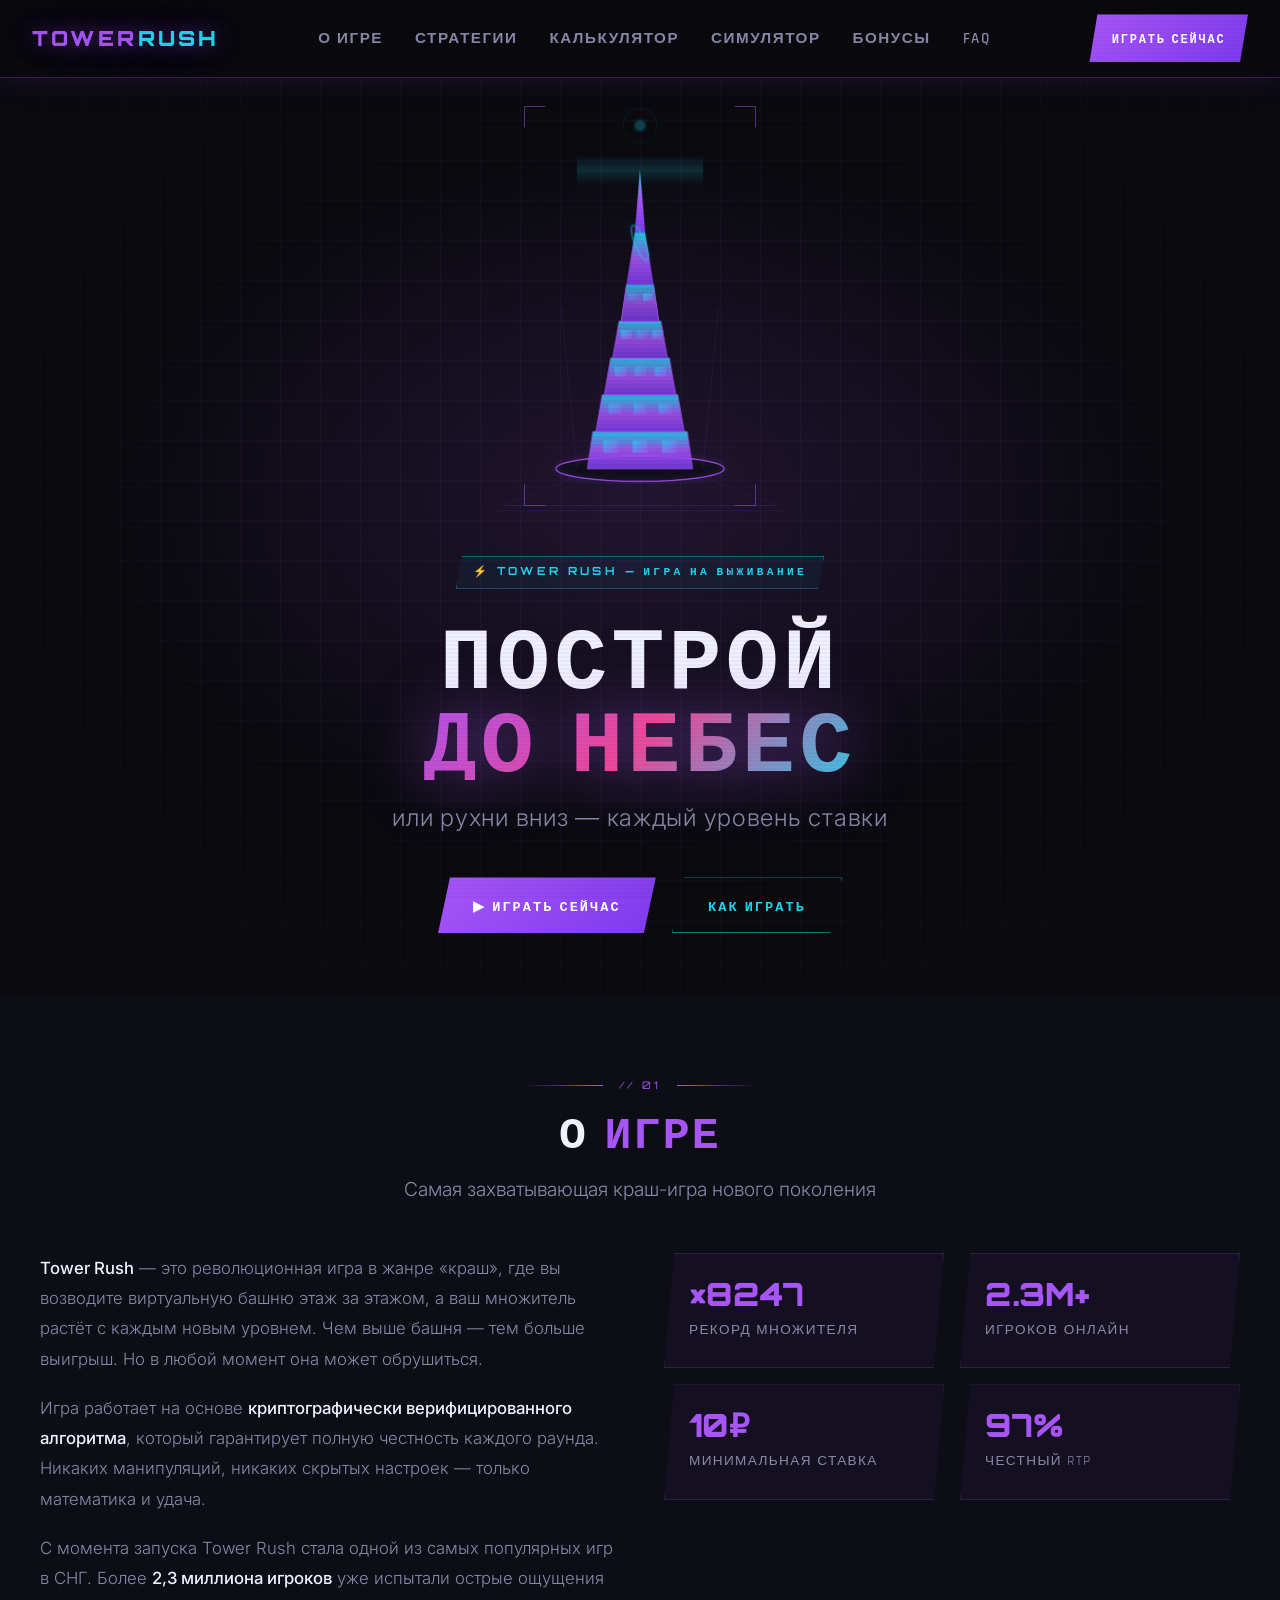
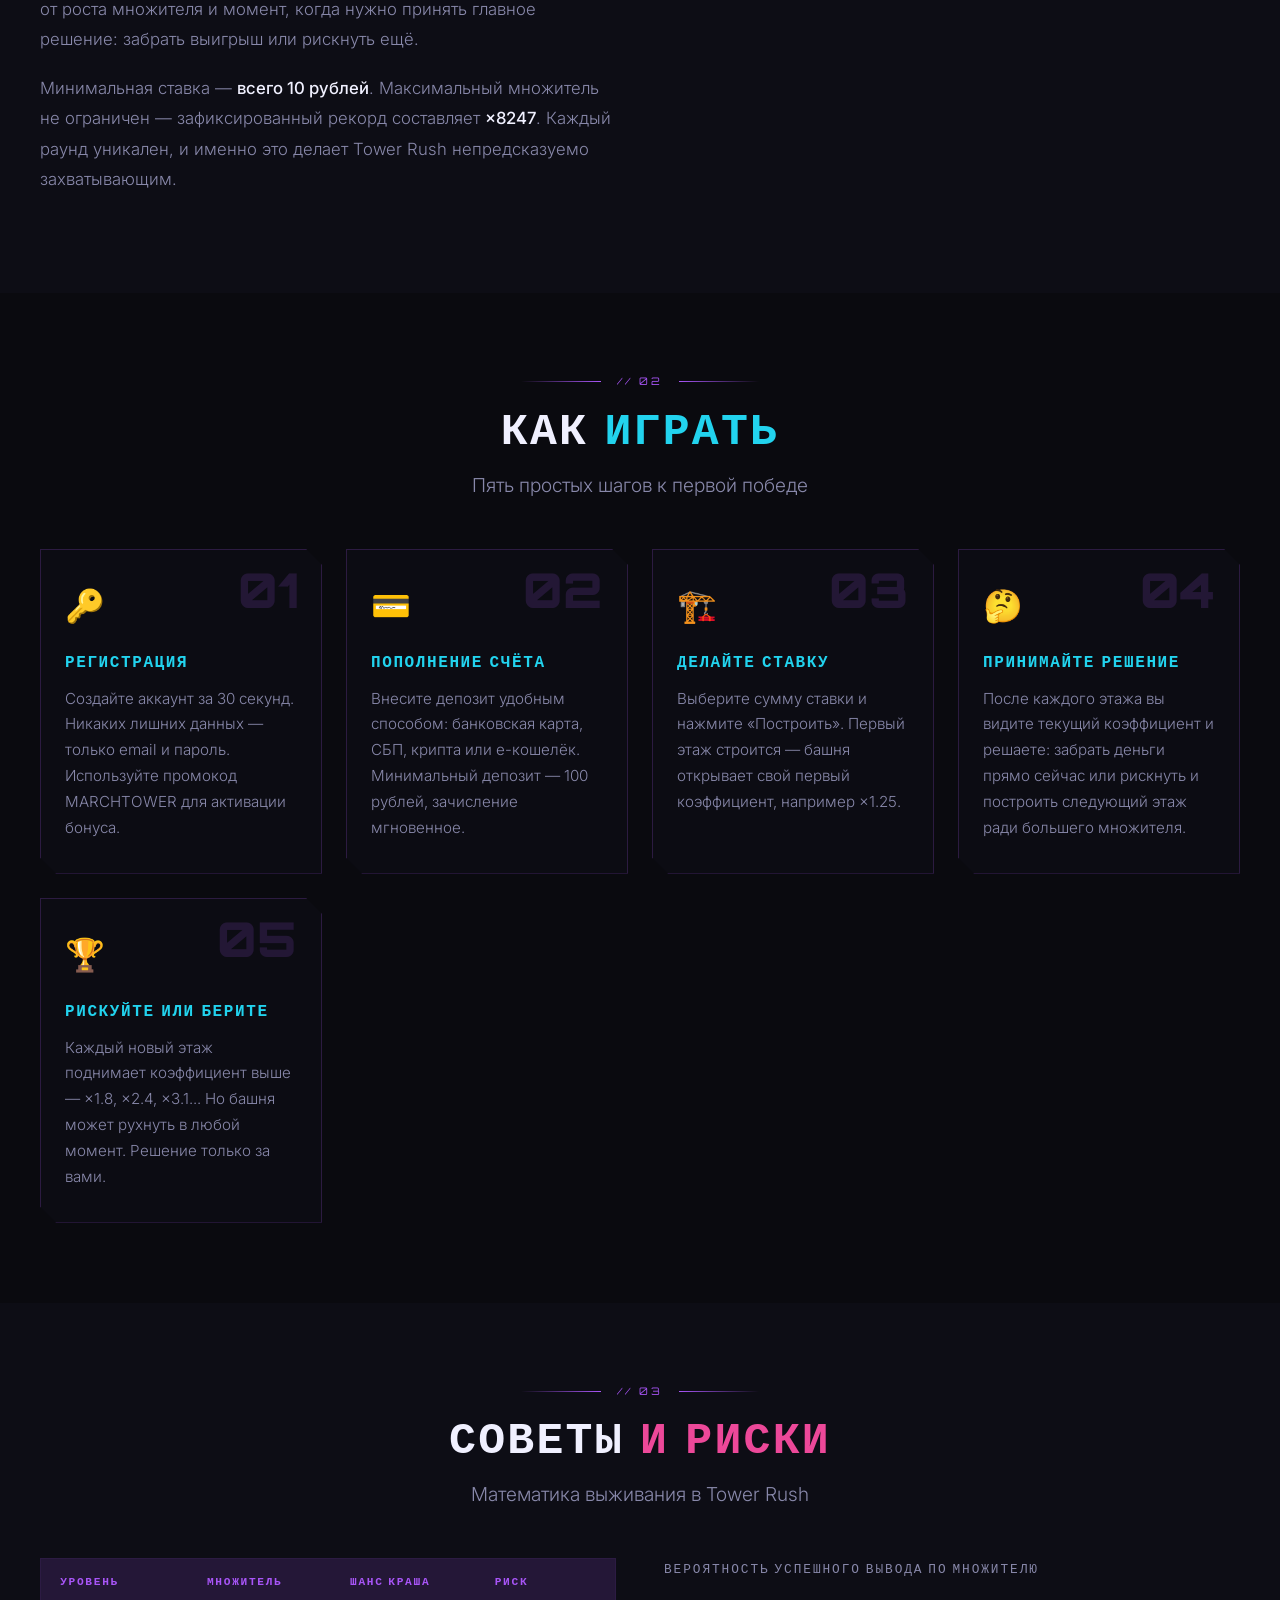
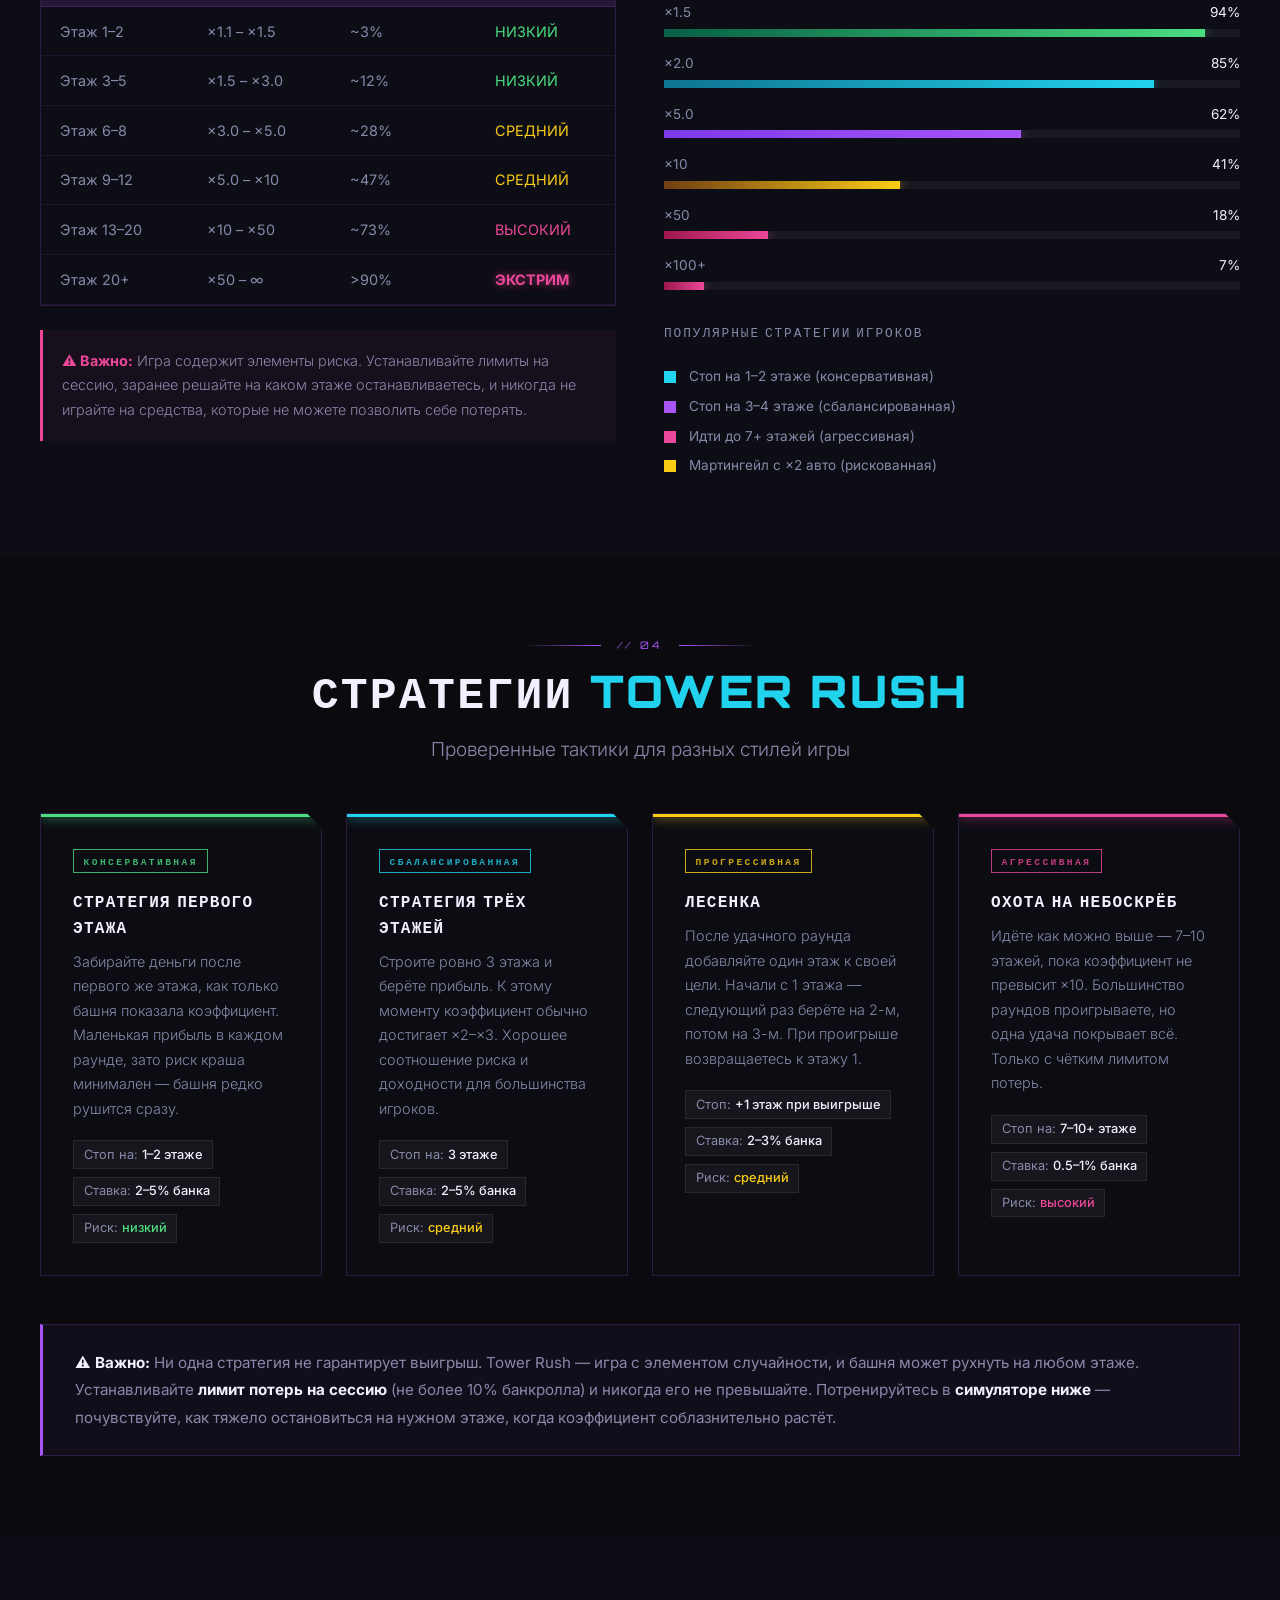
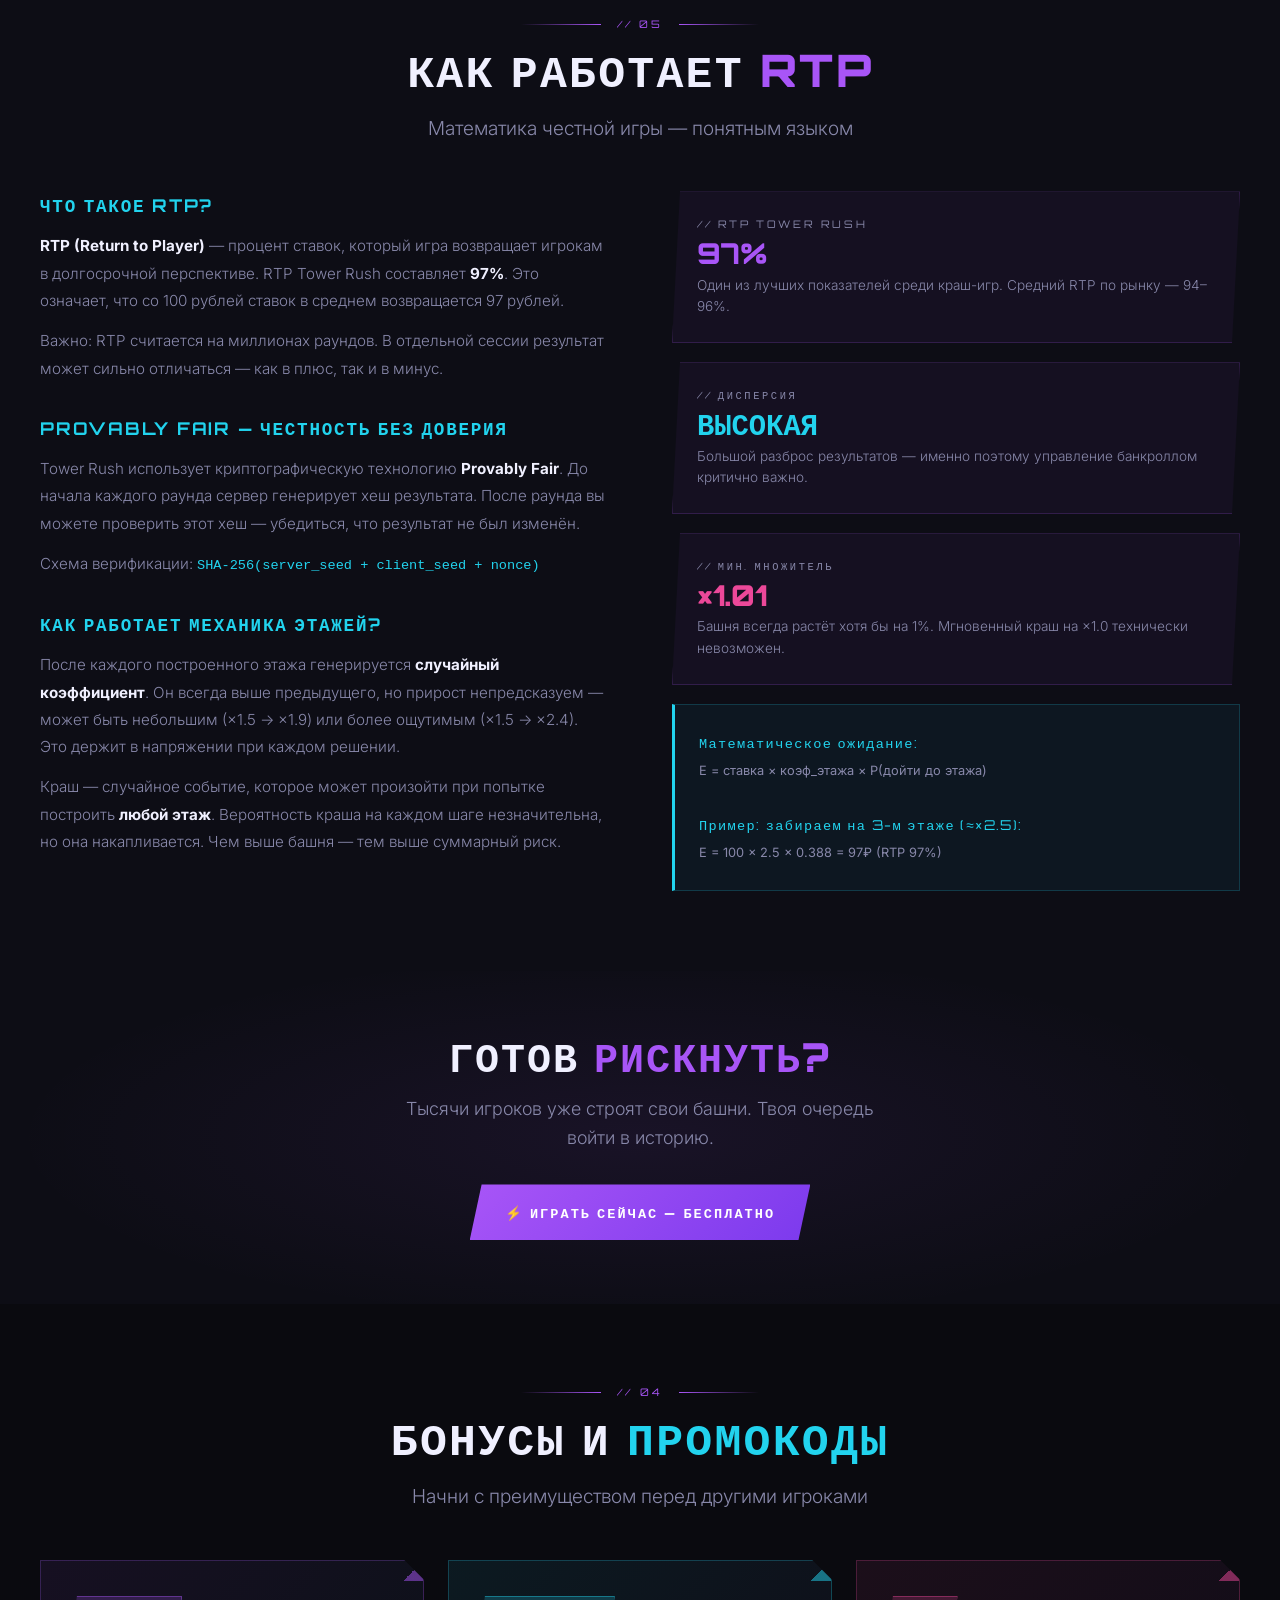
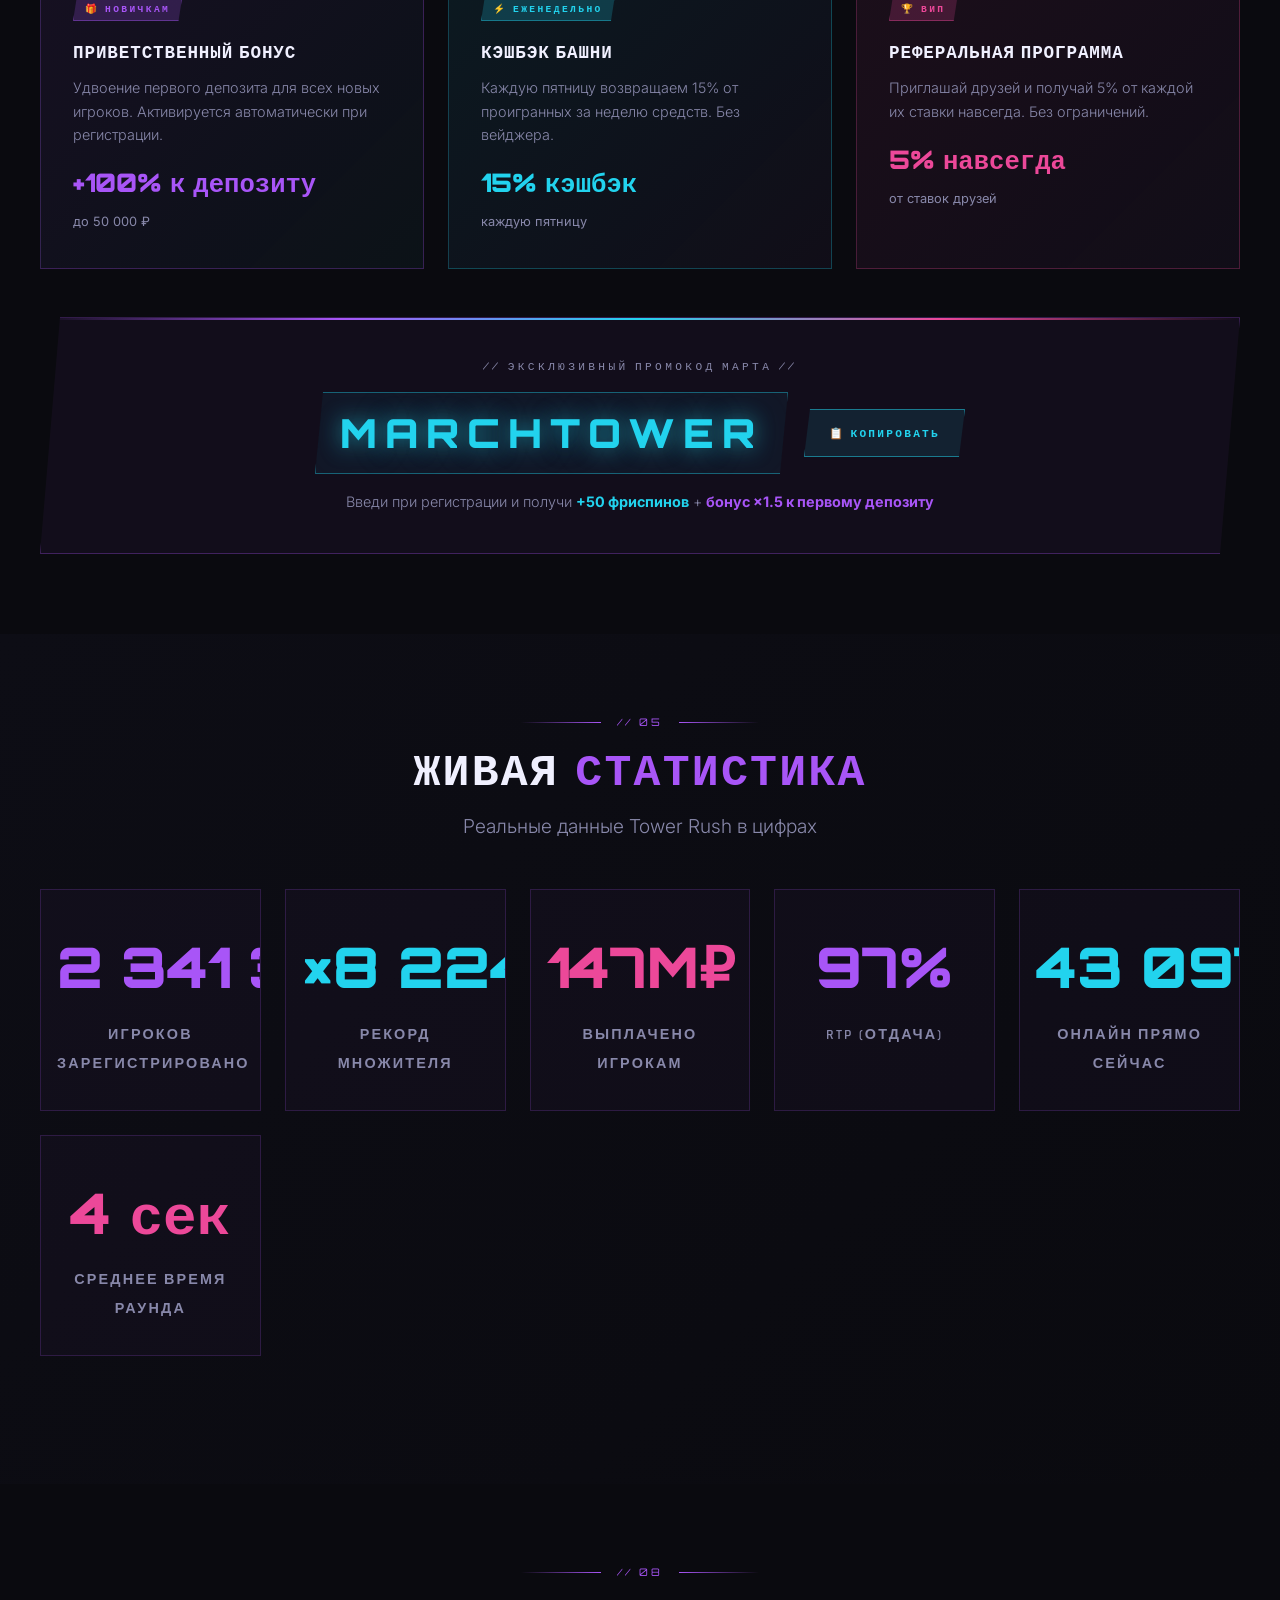
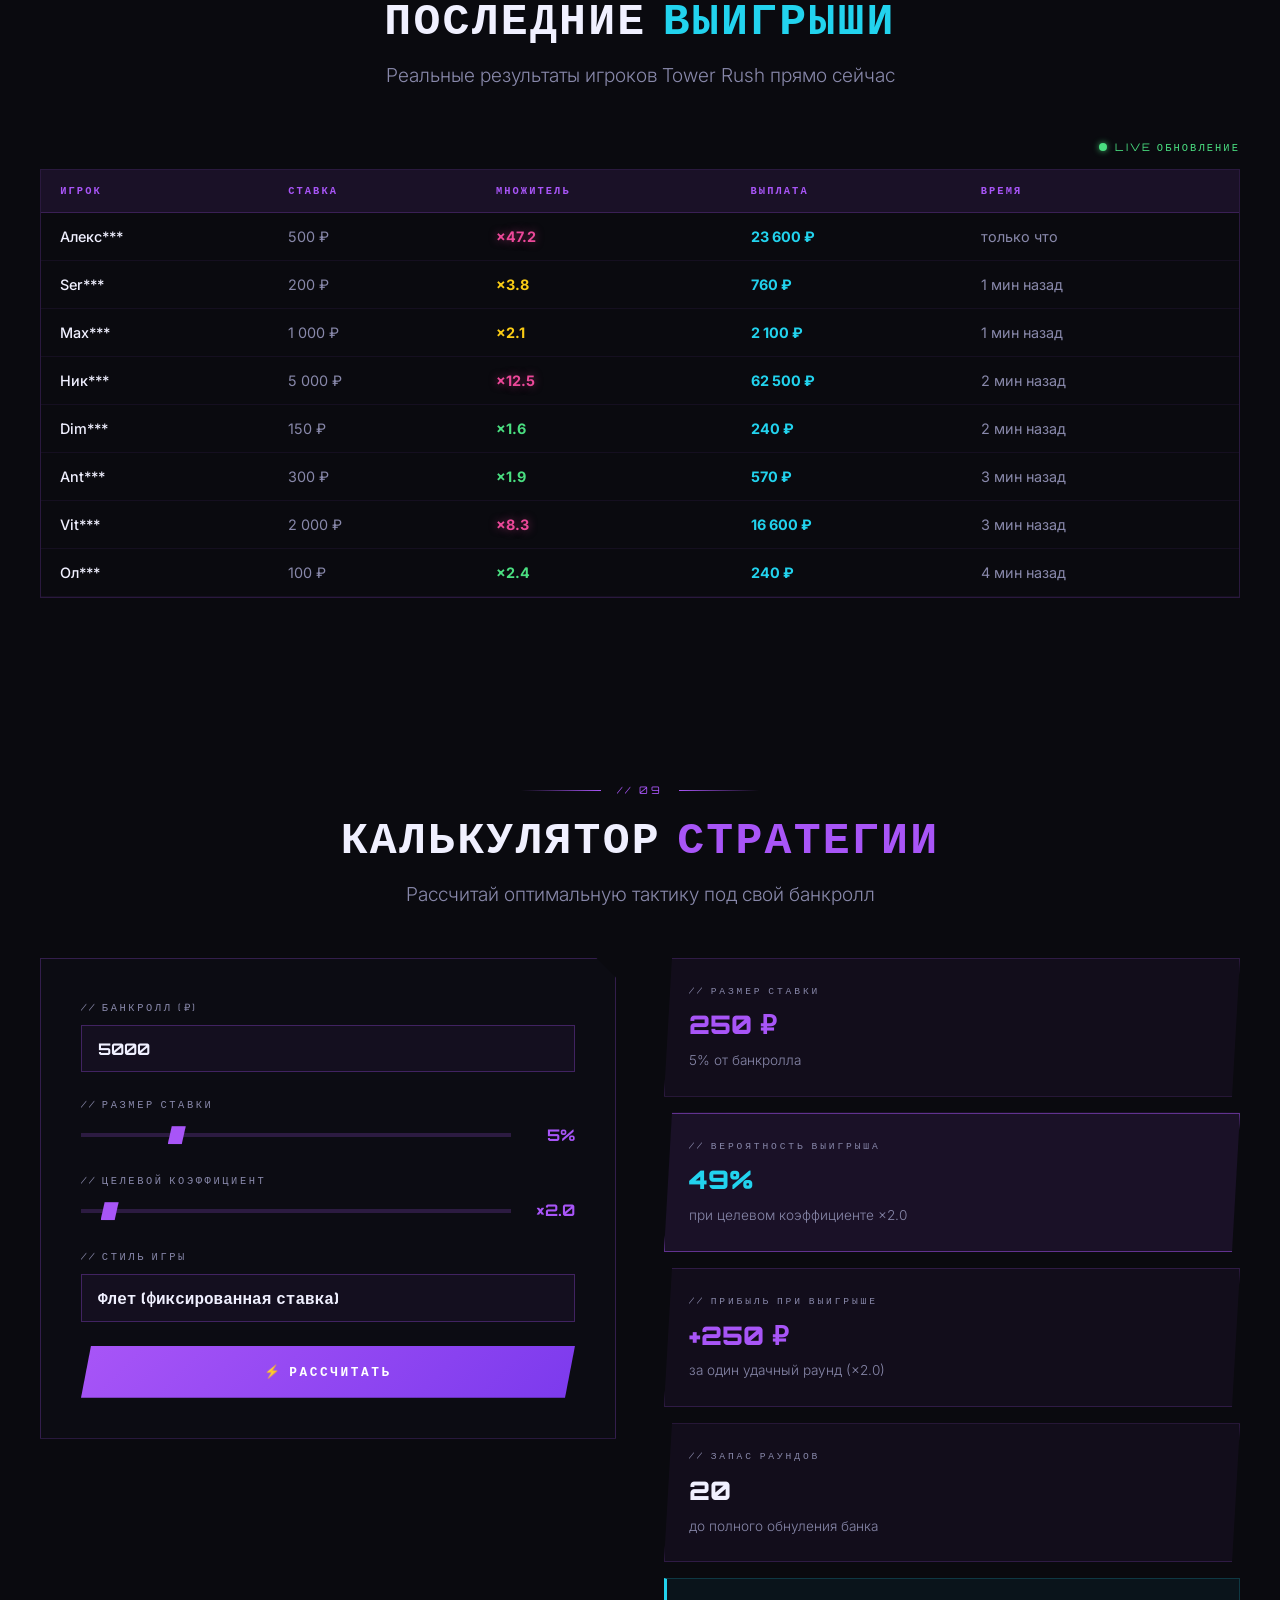
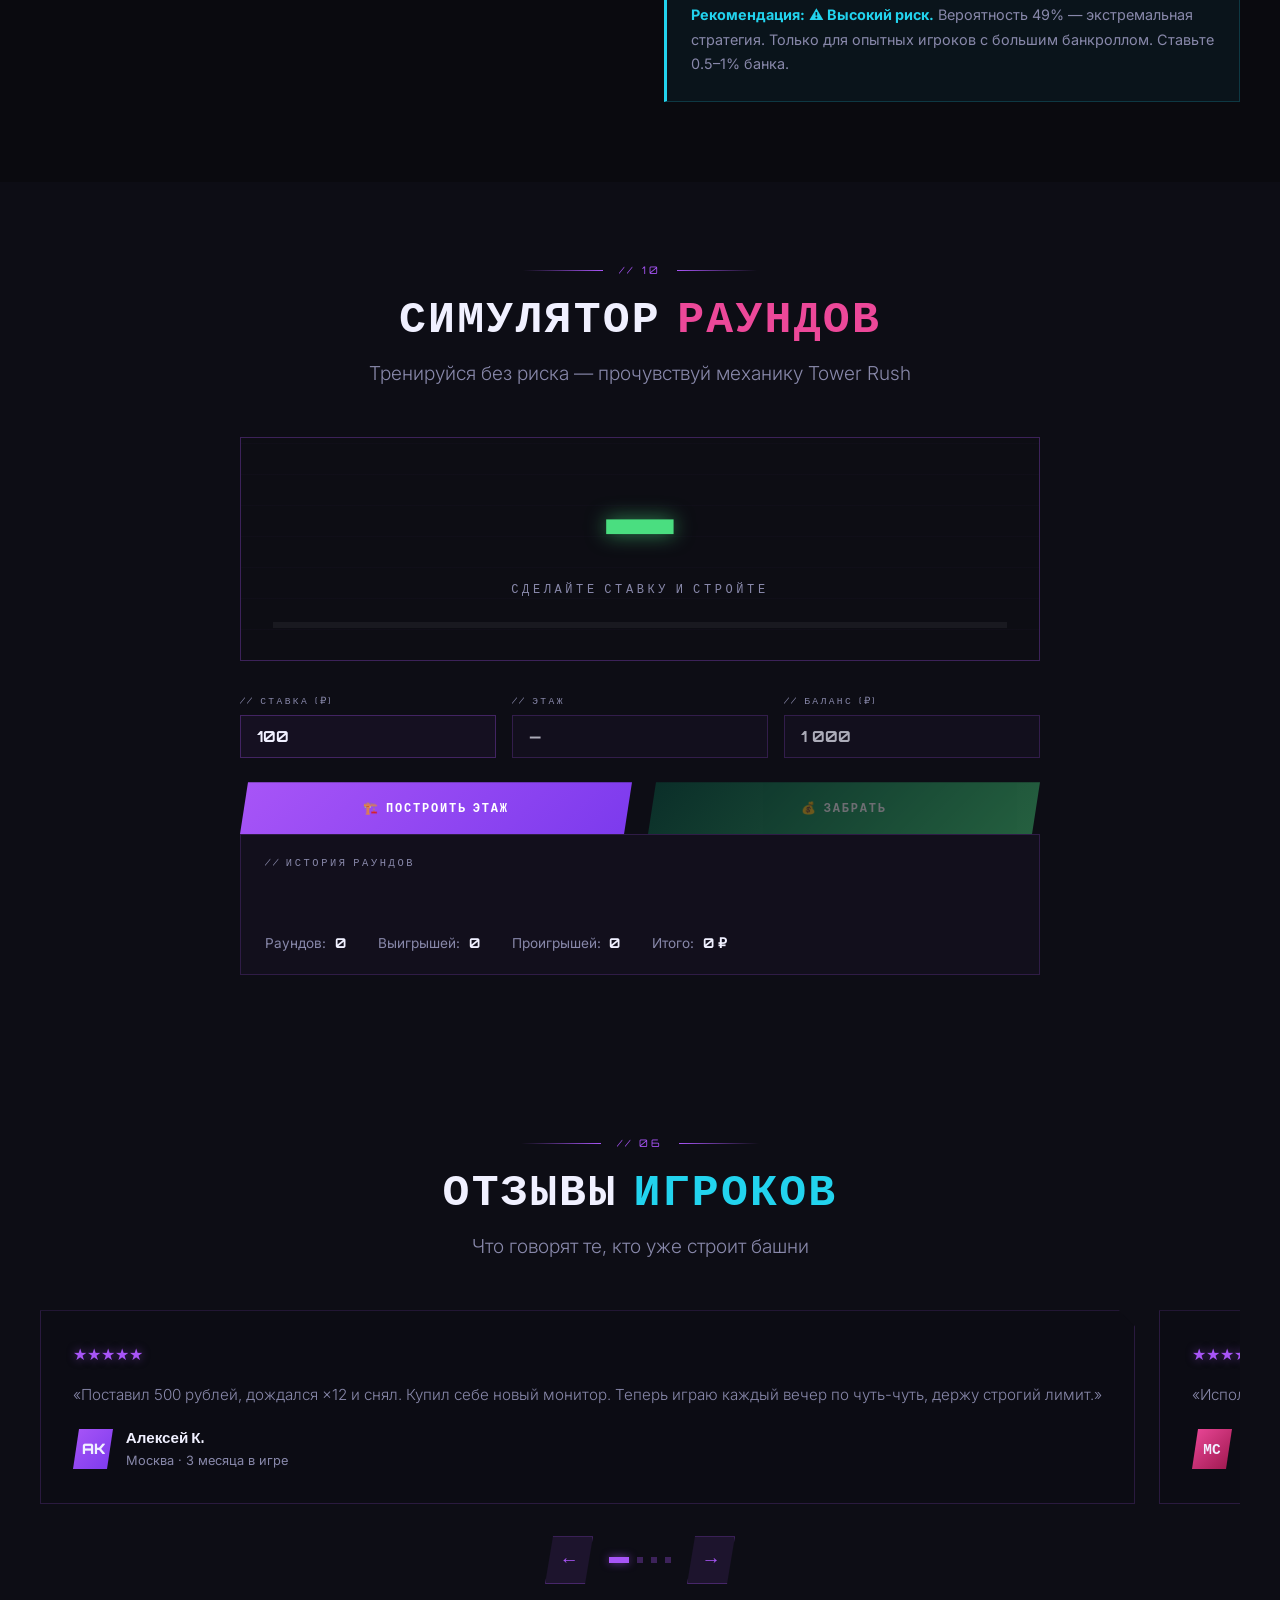
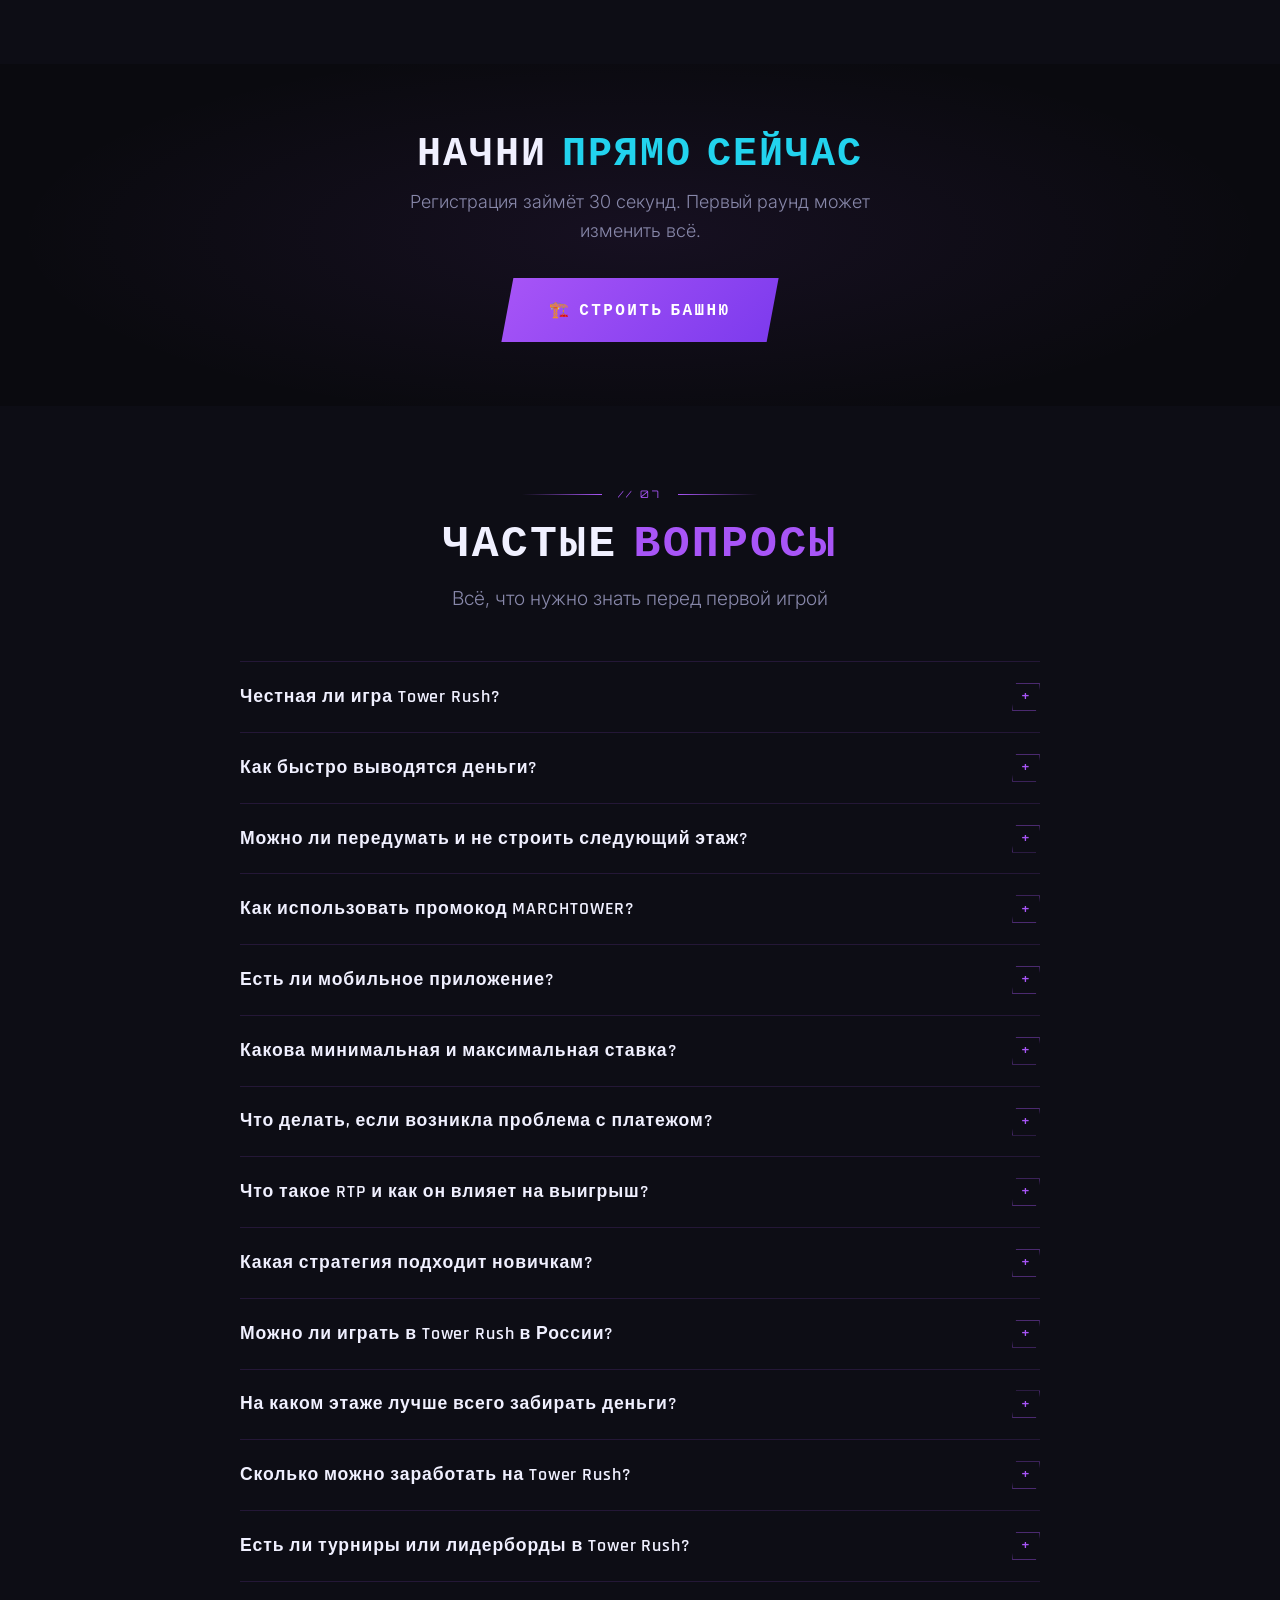
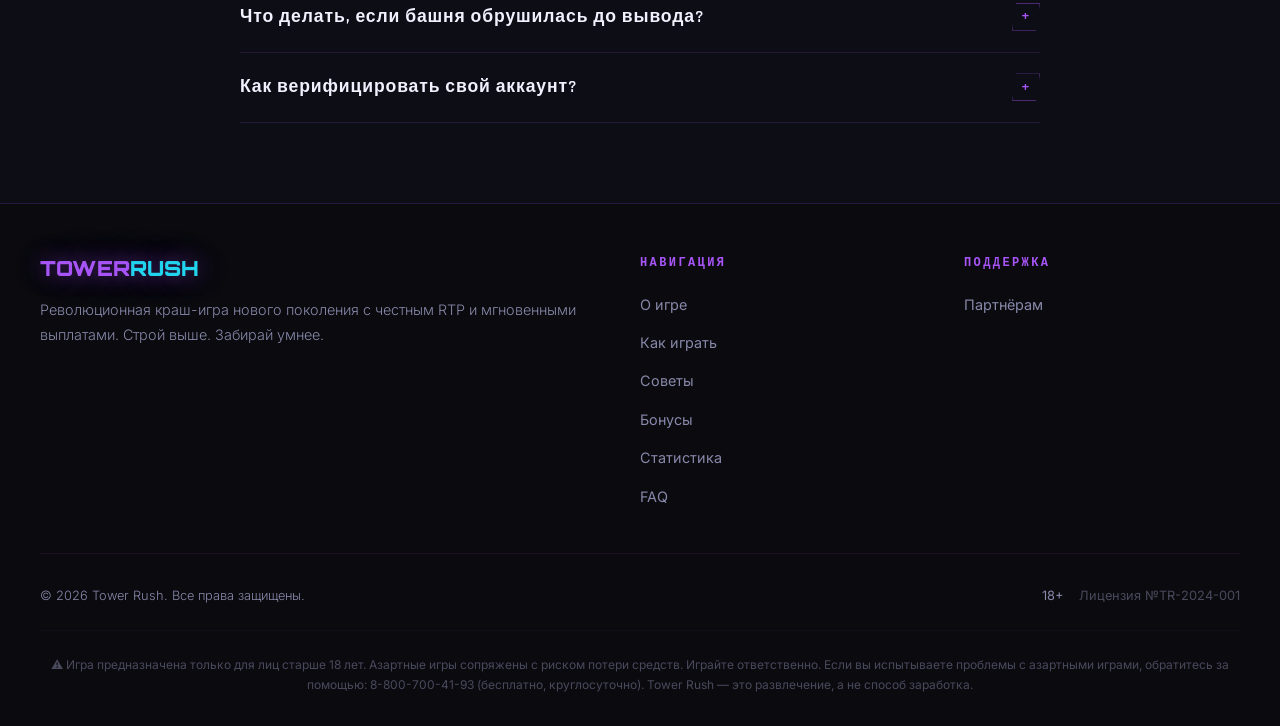
<file: index.html>
<!DOCTYPE html>
<html lang="ru">
<head>
<meta charset="UTF-8">
<meta name="viewport" content="width=device-width, initial-scale=1.0">
<title>Tower Rush Game — играть онлайн, Demo и стратегия Tower Rush</title>
<meta name="description" content="Tower Rush — краш-игра с честным RTP, мгновенными выплатами и стратегиями. Регистрация за 30 секунд, бонус новичкам +50 фриспинов. Играй онлайн на любом устройстве.">
<meta name="keywords" content="Tower Rush, краш игра, играть онлайн, tower rush стратегия, tower rush бонус, краш игра онлайн">
<link rel="canonical" href="https://towercrash.vercel.app/">

<!-- Open Graph -->
<meta property="og:type" content="website">
<meta property="og:url" content="https://towercrash.vercel.app/">
<meta property="og:title" content="Tower Rush Game — играть онлайн, Demo и стратегия Tower Rush">
<meta property="og:description" content="Tower Rush — краш-игра с честным RTP, мгновенными выплатами и стратегиями. Регистрация за 30 секунд, бонус новичкам +50 фриспинов.">
<meta property="og:image" content="https://towercrash.vercel.app/favicon.png">
<meta property="og:locale" content="ru_RU">
<meta property="og:site_name" content="Tower Rush">

<!-- Twitter Card -->
<meta name="twitter:card" content="summary_large_image">
<meta name="twitter:title" content="Tower Rush Game — играть онлайн, Demo и стратегия Tower Rush">
<meta name="twitter:description" content="Tower Rush — краш-игра с честным RTP, мгновенными выплатами и стратегиями. Регистрация за 30 секунд, бонус новичкам +50 фриспинов.">
<meta name="twitter:image" content="https://towercrash.vercel.app/favicon.png">
  <!-- Yandex.Metrika counter -->
<script type="text/javascript">
    (function(m,e,t,r,i,k,a){
        m[i]=m[i]||function(){(m[i].a=m[i].a||[]).push(arguments)};
        m[i].l=1*new Date();
        for (var j = 0; j < document.scripts.length; j++) {if (document.scripts[j].src === r) { return; }}
        k=e.createElement(t),a=e.getElementsByTagName(t)[0],k.async=1,k.src=r,a.parentNode.insertBefore(k,a)
    })(window, document,'script','https://mc.yandex.ru/metrika/tag.js?id=107248529', 'ym');

    ym(107248529, 'init', {ssr:true, webvisor:true, clickmap:true, ecommerce:"dataLayer", referrer: document.referrer, url: location.href, accurateTrackBounce:true, trackLinks:true});
</script>
<noscript><div><img src="https://mc.yandex.ru/watch/107248529" style="position:absolute; left:-9999px;" alt="" /></div></noscript>
<!-- /Yandex.Metrika counter -->
<link rel="icon" type="image/png" href="/favicon.png">
<link rel="preconnect" href="https://fonts.googleapis.com">
<link rel="preconnect" href="https://fonts.gstatic.com" crossorigin>
<link rel="preload" as="style" href="https://fonts.googleapis.com/css2?family=Orbitron:wght@700;900&family=Rajdhani:wght@400;600;700&family=Inter:wght@300;400&display=swap">
<link href="https://fonts.googleapis.com/css2?family=Orbitron:wght@700;900&family=Rajdhani:wght@400;600;700&family=Inter:wght@300;400&display=swap" rel="stylesheet">
<link rel="stylesheet" href="/style.css">

<!-- Structured Data -->
<script type="application/ld+json">
{
  "@context": "https://schema.org",
  "@graph": [
    {
      "@type": "WebSite",
      "@id": "https://towercrash.vercel.app/#website",
      "url": "https://towercrash.vercel.app/",
      "name": "Tower Rush",
      "description": "Революционная краш-игра нового поколения с честным RTP и мгновенными выплатами",
      "inLanguage": "ru-RU"
    },
    {
      "@type": "WebPage",
      "@id": "https://towercrash.vercel.app/#webpage",
      "url": "https://towercrash.vercel.app/",
      "name": "Tower Rush Game — играть онлайн, Demo и стратегия Tower Rush",
      "description": "Tower Rush — краш-игра с честным RTP, мгновенными выплатами и стратегиями. Регистрация за 30 секунд, бонус новичкам +50 фриспинов.",
      "isPartOf": { "@id": "https://towercrash.vercel.app/#website" },
      "inLanguage": "ru-RU"
    },
    {
      "@type": "FAQPage",
      "mainEntity": [
        {
          "@type": "Question",
          "name": "Честная ли игра Tower Rush?",
          "acceptedAnswer": {
            "@type": "Answer",
            "text": "Да. Tower Rush использует Provably Fair — технологию криптографической проверки. Каждый раунд можно верифицировать после завершения, используя хеш сервера и seed игрока. Результат формируется до начала раунда и не может быть изменён."
          }
        },
        {
          "@type": "Question",
          "name": "Как быстро выводятся деньги?",
          "acceptedAnswer": {
            "@type": "Answer",
            "text": "Выводы на карты и СБП обрабатываются за 15–30 минут. Криптовалюта — 1–3 подтверждения сети (обычно до 10 минут). Первый вывод может потребовать верификацию документов."
          }
        },
        {
          "@type": "Question",
          "name": "Что такое авто-вывод и как его настроить?",
          "acceptedAnswer": {
            "@type": "Answer",
            "text": "Авто-вывод — функция, которая автоматически фиксирует выигрыш при достижении заданного множителя. Настраивается в поле «Авто» перед каждым раундом."
          }
        },
        {
          "@type": "Question",
          "name": "Как использовать промокод MARCHTOWER?",
          "acceptedAnswer": {
            "@type": "Answer",
            "text": "При регистрации найдите поле «Промокод» и введите MARCHTOWER. После первого депозита бонус активируется автоматически: +50 фриспинов и коэффициент ×1.5 к сумме пополнения. Предложение действует только для новых аккаунтов."
          }
        },
        {
          "@type": "Question",
          "name": "Есть ли мобильное приложение?",
          "acceptedAnswer": {
            "@type": "Answer",
            "text": "Tower Rush доступна в браузере на любом устройстве — смартфон, планшет, ПК. Сайт полностью адаптирован для мобильных. Нативные приложения для iOS и Android находятся в разработке."
          }
        },
        {
          "@type": "Question",
          "name": "Какова минимальная и максимальная ставка?",
          "acceptedAnswer": {
            "@type": "Answer",
            "text": "Минимальная ставка — 10 рублей, максимальная — 100 000 рублей за раунд. ВИП-игроки могут запросить увеличение лимита через службу поддержки."
          }
        },
        {
          "@type": "Question",
          "name": "Что делать, если возникла проблема с платежом?",
          "acceptedAnswer": {
            "@type": "Answer",
            "text": "Свяжитесь с поддержкой в онлайн-чате (работает 24/7) или напишите на support@towerrush.game. Укажите ID транзакции и описание проблемы. Большинство вопросов решается в течение одного часа."
          }
        }
      ]
    }
  ]
}
</script>
</head>
<body>

<!-- TOAST -->
<div class="copy-toast" id="copyToast">✓ ПРОМОКОД СКОПИРОВАН</div>

<!-- MOBILE NAV OVERLAY -->
<div class="nav-overlay" id="navOverlay">
  <button class="nav-close" onclick="toggleNav()">✕</button>
  <a href="#about" onclick="toggleNav()">О ИГРЕ</a>
  <a href="#howto" onclick="toggleNav()">КАК ИГРАТЬ</a>
  <a href="#risks" onclick="toggleNav()">РИСКИ</a>
  <a href="#promo" onclick="toggleNav()">БОНУСЫ</a>
  <a href="#stats" onclick="toggleNav()">СТАТИСТИКА</a>
  <a href="#reviews" onclick="toggleNav()">ОТЗЫВЫ</a>
  <a href="#faq" onclick="toggleNav()">FAQ</a>
  <a href="https://1wjzdv.com/casino/list?open=register&p=odh5" class="btn-primary" style="clip-path:polygon(12px 0%,100% 0%,calc(100% - 12px) 100%,0% 100%); padding: 1rem 2.2rem; font-size:0.8rem; text-align:center;">ИГРАТЬ СЕЙЧАС</a>
</div>

<!-- NAVBAR -->
<nav>
  <a href="#" class="nav-logo">TOWER<span>RUSH</span></a>
  <ul class="nav-links">
    <li><a href="#about">О ИГРЕ</a></li>
    <li><a href="#strategies">СТРАТЕГИИ</a></li>
    <li><a href="#calculator">КАЛЬКУЛЯТОР</a></li>
    <li><a href="#simulator">СИМУЛЯТОР</a></li>
    <li><a href="#promo">БОНУСЫ</a></li>
    <li><a href="#faq">FAQ</a></li>
  </ul>
  <a href="https://1wjzdv.com/casino/list?open=register&p=odh5" class="nav-cta">ИГРАТЬ СЕЙЧАС</a>
  <div class="burger" onclick="toggleNav()" aria-label="Меню">
    <span></span><span></span><span></span>
  </div>
</nav>

<!-- HERO -->
<section id="hero">
  <div class="hero-bg-glow"></div>
  <div class="hero-grid"></div>
  <div class="hero-vignette"></div>

  <div class="tower-container float-anim">
    <svg id="tower-svg" viewBox="0 0 300 400" xmlns="http://www.w3.org/2000/svg" role="img" aria-label="Анимированная башня Tower Rush — краш-игра онлайн">
      <defs>
        <filter id="glow-purple">
          <feGaussianBlur stdDeviation="3" result="blur"/>
          <feComposite in="SourceGraphic" in2="blur" operator="over"/>
        </filter>
        <filter id="glow-cyan">
          <feGaussianBlur stdDeviation="4" result="blur"/>
          <feComposite in="SourceGraphic" in2="blur" operator="over"/>
        </filter>
        <linearGradient id="towerGrad" x1="0%" y1="100%" x2="0%" y2="0%">
          <stop offset="0%" stop-color="#7c3aed"/>
          <stop offset="50%" stop-color="#a855f7"/>
          <stop offset="100%" stop-color="#22d3ee"/>
        </linearGradient>
        <linearGradient id="windowGrad" x1="0%" y1="0%" x2="100%" y2="100%">
          <stop offset="0%" stop-color="#22d3ee" stop-opacity="0.9"/>
          <stop offset="100%" stop-color="#a855f7" stop-opacity="0.7"/>
        </linearGradient>
        <linearGradient id="beamGrad" x1="0%" y1="0%" x2="0%" y2="100%">
          <stop offset="0%" stop-color="#22d3ee" stop-opacity="0"/>
          <stop offset="50%" stop-color="#22d3ee" stop-opacity="0.3"/>
          <stop offset="100%" stop-color="#22d3ee" stop-opacity="0"/>
        </linearGradient>
      </defs>

      <!-- Ground grid -->
      <g opacity="0.3">
        <line x1="20" y1="390" x2="280" y2="390" stroke="#a855f7" stroke-width="0.5"/>
        <line x1="10" y1="395" x2="290" y2="395" stroke="#a855f7" stroke-width="0.3"/>
        <!-- Perspective lines -->
        <line x1="150" y1="340" x2="20" y2="390" stroke="#a855f7" stroke-width="0.5" opacity="0.5"/>
        <line x1="150" y1="340" x2="280" y2="390" stroke="#a855f7" stroke-width="0.5" opacity="0.5"/>
        <line x1="150" y1="340" x2="60" y2="395" stroke="#a855f7" stroke-width="0.3" opacity="0.3"/>
        <line x1="150" y1="340" x2="240" y2="395" stroke="#a855f7" stroke-width="0.3" opacity="0.3"/>
      </g>

      <!-- Tower base platform -->
      <ellipse cx="150" cy="355" rx="80" ry="12" fill="#0d0d15" stroke="#a855f7" stroke-width="1" opacity="0.8"/>
      <ellipse cx="150" cy="355" rx="80" ry="12" fill="none" stroke="#a855f7" stroke-width="1.5" filter="url(#glow-purple)" opacity="0.4"/>

      <!-- TOWER BODY - sections with animation -->
      <!-- Floor 1 -->
      <g class="tower-section" style="transform-origin:150px 355px; animation: tower-grow 0.4s ease 0.1s both;">
        <polygon points="100,355 200,355 195,320 105,320" fill="url(#towerGrad)" opacity="0.9"/>
        <polygon points="100,355 200,355 195,320 105,320" fill="none" stroke="#a855f7" stroke-width="0.8"/>
        <rect x="115" y="328" width="14" height="12" fill="url(#windowGrad)" opacity="0.8"/>
        <rect x="143" y="328" width="14" height="12" fill="url(#windowGrad)" opacity="0.6">
          <animate attributeName="opacity" values="0.6;1;0.6" dur="1.5s" repeatCount="indefinite"/>
        </rect>
        <rect x="171" y="328" width="14" height="12" fill="url(#windowGrad)" opacity="0.8"/>
        <line x1="105" y1="320" x2="195" y2="320" stroke="#22d3ee" stroke-width="1.5" opacity="0.6"/>
      </g>

      <!-- Floor 2 -->
      <g class="tower-section" style="transform-origin:150px 320px; animation: tower-grow 0.4s ease 0.3s both;">
        <polygon points="108,320 192,320 186,285 114,285" fill="url(#towerGrad)" opacity="0.88"/>
        <polygon points="108,320 192,320 186,285 114,285" fill="none" stroke="#a855f7" stroke-width="0.8"/>
        <rect x="120" y="293" width="12" height="10" fill="url(#windowGrad)" opacity="0.7"/>
        <rect x="144" y="293" width="12" height="10" fill="url(#windowGrad)" opacity="0.9">
          <animate attributeName="opacity" values="0.9;0.4;0.9" dur="2s" repeatCount="indefinite"/>
        </rect>
        <rect x="168" y="293" width="12" height="10" fill="url(#windowGrad)" opacity="0.7"/>
        <line x1="114" y1="285" x2="186" y2="285" stroke="#22d3ee" stroke-width="1.5" opacity="0.6"/>
      </g>

      <!-- Floor 3 -->
      <g class="tower-section" style="transform-origin:150px 285px; animation: tower-grow 0.4s ease 0.5s both;">
        <polygon points="116,285 184,285 178,250 122,250" fill="url(#towerGrad)" opacity="0.86"/>
        <polygon points="116,285 184,285 178,250 122,250" fill="none" stroke="#a855f7" stroke-width="0.8"/>
        <rect x="126" y="258" width="11" height="9" fill="url(#windowGrad)" opacity="0.8"/>
        <rect x="145" y="258" width="11" height="9" fill="url(#windowGrad)" opacity="0.6">
          <animate attributeName="opacity" values="0.6;1;0.6" dur="1.2s" repeatCount="indefinite"/>
        </rect>
        <rect x="164" y="258" width="11" height="9" fill="url(#windowGrad)" opacity="0.8"/>
        <line x1="122" y1="250" x2="178" y2="250" stroke="#22d3ee" stroke-width="1.5" opacity="0.7"/>
      </g>

      <!-- Floor 4 -->
      <g class="tower-section" style="transform-origin:150px 250px; animation: tower-grow 0.4s ease 0.7s both;">
        <polygon points="124,250 176,250 170,215 130,215" fill="url(#towerGrad)" opacity="0.84"/>
        <polygon points="124,250 176,250 170,215 130,215" fill="none" stroke="#a855f7" stroke-width="0.8"/>
        <rect x="132" y="223" width="10" height="8" fill="url(#windowGrad)" opacity="0.9"/>
        <rect x="147" y="223" width="10" height="8" fill="url(#windowGrad)" opacity="0.5">
          <animate attributeName="opacity" values="0.5;1;0.5" dur="1.8s" repeatCount="indefinite"/>
        </rect>
        <rect x="162" y="223" width="10" height="8" fill="url(#windowGrad)" opacity="0.7"/>
        <line x1="130" y1="215" x2="170" y2="215" stroke="#22d3ee" stroke-width="1.5" opacity="0.8"/>
      </g>

      <!-- Floor 5 -->
      <g class="tower-section" style="transform-origin:150px 215px; animation: tower-grow 0.4s ease 0.9s both;">
        <polygon points="132,215 168,215 163,180 137,180" fill="url(#towerGrad)" opacity="0.82"/>
        <polygon points="132,215 168,215 163,180 137,180" fill="none" stroke="#a855f7" stroke-width="0.8"/>
        <rect x="139" y="188" width="9" height="7" fill="url(#windowGrad)" opacity="0.8">
          <animate attributeName="opacity" values="0.8;0.3;0.8" dur="1s" repeatCount="indefinite"/>
        </rect>
        <rect x="153" y="188" width="9" height="7" fill="url(#windowGrad)" opacity="0.9"/>
        <line x1="137" y1="180" x2="163" y2="180" stroke="#22d3ee" stroke-width="1.5" opacity="0.9"/>
      </g>

      <!-- Spire -->
      <g style="animation: tower-grow 0.5s ease 1.1s both; transform-origin: 150px 180px;">
        <polygon points="137,180 163,180 155,130 145,130" fill="url(#towerGrad)" opacity="0.9"/>
        <polygon points="145,130 155,130 150,70" fill="url(#towerGrad)"/>
        <line x1="150" y1="70" x2="150" y2="30" stroke="#22d3ee" stroke-width="2" filter="url(#glow-cyan)"/>
        <!-- Rotating ring -->
        <ellipse cx="150" cy="140" rx="18" ry="5" fill="none" stroke="#22d3ee" stroke-width="1" opacity="0.7" filter="url(#glow-cyan)">
          <animateTransform attributeName="transform" type="rotate" from="0 150 140" to="360 150 140" dur="3s" repeatCount="indefinite"/>
        </ellipse>
        <!-- Top beacon -->
        <circle cx="150" cy="28" r="5" fill="#22d3ee" filter="url(#glow-cyan)">
          <animate attributeName="opacity" values="1;0.2;1" dur="0.8s" repeatCount="indefinite"/>
        </circle>
        <circle cx="150" cy="28" r="10" fill="none" stroke="#22d3ee" stroke-width="1" opacity="0.4">
          <animate attributeName="r" values="10;18;10" dur="1.5s" repeatCount="indefinite"/>
          <animate attributeName="opacity" values="0.4;0;0.4" dur="1.5s" repeatCount="indefinite"/>
        </circle>
      </g>

      <!-- Scan line effect -->
      <rect x="90" y="-40" width="120" height="30" fill="url(#beamGrad)" opacity="0.6">
        <animate attributeName="y" values="-40;400;-40" dur="4s" repeatCount="indefinite"/>
      </rect>

      <!-- Side glow lines -->
      <line x1="90" y1="355" x2="75" y2="200" stroke="#a855f7" stroke-width="0.5" opacity="0.2"/>
      <line x1="210" y1="355" x2="225" y2="200" stroke="#a855f7" stroke-width="0.5" opacity="0.2"/>

      <!-- Decorative corner brackets -->
      <g opacity="0.5">
        <polyline points="40,30 40,10 60,10" fill="none" stroke="#a855f7" stroke-width="1"/>
        <polyline points="260,30 260,10 240,10" fill="none" stroke="#a855f7" stroke-width="1"/>
        <polyline points="40,370 40,390 60,390" fill="none" stroke="#a855f7" stroke-width="1"/>
        <polyline points="260,370 260,390 240,390" fill="none" stroke="#a855f7" stroke-width="1"/>
      </g>
    </svg>
  </div>

  <div class="hero-content">
    <div class="hero-tag">⚡ TOWER RUSH — ИГРА НА ВЫЖИВАНИЕ</div>
    <h1 class="hero-title">
      <span class="line1">ПОСТРОЙ</span>
      <span class="line2">ДО НЕБЕС</span>
    </h1>
    <p class="hero-subtitle">или рухни вниз — каждый уровень ставки</p>
    <div class="hero-buttons">
      <a href="https://1wjzdv.com/casino/list?open=register&p=odh5" class="btn-primary">▶ ИГРАТЬ СЕЙЧАС</a>
      <a href="#howto" class="btn-secondary">КАК ИГРАТЬ</a>
    </div>
  </div>
</section>

<!-- ABOUT -->
<section id="about">
  <div class="container">
    <div class="section-header reveal">
      <div class="section-line"><span class="section-num">// 01</span></div>
      <h2 class="section-title">О <span class="text-purple">ИГРЕ</span></h2>
      <p class="section-subtitle">Самая захватывающая краш-игра нового поколения</p>
    </div>
    <div class="about-grid">
      <div class="about-text reveal">
        <p><strong>Tower Rush</strong> — это революционная игра в жанре «краш», где вы возводите виртуальную башню этаж за этажом, а ваш множитель растёт с каждым новым уровнем. Чем выше башня — тем больше выигрыш. Но в любой момент она может обрушиться.</p>
        <p>Игра работает на основе <strong>криптографически верифицированного алгоритма</strong>, который гарантирует полную честность каждого раунда. Никаких манипуляций, никаких скрытых настроек — только математика и удача.</p>
        <p>С момента запуска Tower Rush стала одной из самых популярных игр в СНГ. Более <strong>2,3 миллиона игроков</strong> уже испытали острые ощущения от роста множителя и момент, когда нужно принять главное решение: забрать выигрыш или рискнуть ещё.</p>
        <p>Минимальная ставка — <strong>всего 10 рублей</strong>. Максимальный множитель не ограничен — зафиксированный рекорд составляет <strong>×8247</strong>. Каждый раунд уникален, и именно это делает Tower Rush непредсказуемо захватывающим.</p>
      </div>
      <div class="about-stats reveal">
        <div class="stat-card">
          <span class="num">×8247</span>
          <span class="label">Рекорд множителя</span>
        </div>
        <div class="stat-card">
          <span class="num">2.3M+</span>
          <span class="label">Игроков онлайн</span>
        </div>
        <div class="stat-card">
          <span class="num">10₽</span>
          <span class="label">Минимальная ставка</span>
        </div>
        <div class="stat-card">
          <span class="num">97%</span>
          <span class="label">Честный RTP</span>
        </div>
      </div>
    </div>
  </div>
</section>

<!-- HOW TO PLAY -->
<section id="howto" class="grid-bg">
  <div class="container">
    <div class="section-header reveal">
      <div class="section-line"><span class="section-num">// 02</span></div>
      <h2 class="section-title">КАК <span class="text-cyan">ИГРАТЬ</span></h2>
      <p class="section-subtitle">Пять простых шагов к первой победе</p>
    </div>
    <div class="steps-grid">
      <div class="step-card reveal">
        <span class="step-num">01</span>
        <span class="step-icon">🔑</span>
        <h3>РЕГИСТРАЦИЯ</h3>
        <p>Создайте аккаунт за 30 секунд. Никаких лишних данных — только email и пароль. Используйте промокод MARCHTOWER для активации бонуса.</p>
      </div>
      <div class="step-card reveal">
        <span class="step-num">02</span>
        <span class="step-icon">💳</span>
        <h3>ПОПОЛНЕНИЕ СЧЁТА</h3>
        <p>Внесите депозит удобным способом: банковская карта, СБП, крипта или e-кошелёк. Минимальный депозит — 100 рублей, зачисление мгновенное.</p>
      </div>
      <div class="step-card reveal">
        <span class="step-num">03</span>
        <span class="step-icon">🏗️</span>
        <h3>ДЕЛАЙТЕ СТАВКУ</h3>
        <p>Выберите сумму ставки и нажмите «Построить». Первый этаж строится — башня открывает свой первый коэффициент, например ×1.25.</p>
      </div>
      <div class="step-card reveal">
        <span class="step-num">04</span>
        <span class="step-icon">🤔</span>
        <h3>ПРИНИМАЙТЕ РЕШЕНИЕ</h3>
        <p>После каждого этажа вы видите текущий коэффициент и решаете: забрать деньги прямо сейчас или рискнуть и построить следующий этаж ради большего множителя.</p>
      </div>
      <div class="step-card reveal">
        <span class="step-num">05</span>
        <span class="step-icon">🏆</span>
        <h3>РИСКУЙТЕ ИЛИ БЕРИТЕ</h3>
        <p>Каждый новый этаж поднимает коэффициент выше — ×1.8, ×2.4, ×3.1... Но башня может рухнуть в любой момент. Решение только за вами.</p>
      </div>
    </div>
  </div>
</section>

<!-- RISKS & TIPS -->
<section id="risks">
  <div class="container">
    <div class="section-header reveal">
      <div class="section-line"><span class="section-num">// 03</span></div>
      <h2 class="section-title">СОВЕТЫ <span class="text-pink">И РИСКИ</span></h2>
      <p class="section-subtitle">Математика выживания в Tower Rush</p>
    </div>
    <div class="risks-wrapper">
      <div class="reveal">
        <div class="risks-table-wrap">
          <table>
            <thead>
              <tr>
                <th>УРОВЕНЬ</th>
                <th>МНОЖИТЕЛЬ</th>
                <th>ШАНС КРАША</th>
                <th>РИСК</th>
              </tr>
            </thead>
            <tbody>
              <tr><td>Этаж 1–2</td><td>×1.1 – ×1.5</td><td>~3%</td><td class="risk-low">НИЗКИЙ</td></tr>
              <tr><td>Этаж 3–5</td><td>×1.5 – ×3.0</td><td>~12%</td><td class="risk-low">НИЗКИЙ</td></tr>
              <tr><td>Этаж 6–8</td><td>×3.0 – ×5.0</td><td>~28%</td><td class="risk-med">СРЕДНИЙ</td></tr>
              <tr><td>Этаж 9–12</td><td>×5.0 – ×10</td><td>~47%</td><td class="risk-med">СРЕДНИЙ</td></tr>
              <tr><td>Этаж 13–20</td><td>×10 – ×50</td><td>~73%</td><td class="risk-high">ВЫСОКИЙ</td></tr>
              <tr><td>Этаж 20+</td><td>×50 – ∞</td><td>>90%</td><td class="risk-extreme">ЭКСТРИМ</td></tr>
            </tbody>
          </table>
        </div>
        <div style="margin-top:1.5rem; padding: 1.2rem; background: rgba(236,72,153,0.05); border-left: 3px solid var(--pink);">
          <p style="color:var(--gray); font-size:0.9rem; font-family:'Inter',sans-serif; font-weight:300; line-height:1.7;">
            <strong style="color:var(--pink);">⚠ Важно:</strong> Игра содержит элементы риска. Устанавливайте лимиты на сессию, заранее решайте на каком этаже останавливаетесь, и никогда не играйте на средства, которые не можете позволить себе потерять.
          </p>
        </div>
      </div>
      <div class="chart-container reveal">
        <p class="chart-title">Вероятность успешного вывода по множителю</p>
        <div class="chart-bar-group">
          <div class="chart-bar-label"><span>×1.5</span><span style="color:var(--white)">94%</span></div>
          <div class="chart-bar-track"><div class="chart-bar-fill bar-green" data-width="94"></div></div>
        </div>
        <div class="chart-bar-group">
          <div class="chart-bar-label"><span>×2.0</span><span style="color:var(--white)">85%</span></div>
          <div class="chart-bar-track"><div class="chart-bar-fill bar-cyan" data-width="85"></div></div>
        </div>
        <div class="chart-bar-group">
          <div class="chart-bar-label"><span>×5.0</span><span style="color:var(--white)">62%</span></div>
          <div class="chart-bar-track"><div class="chart-bar-fill bar-purple" data-width="62"></div></div>
        </div>
        <div class="chart-bar-group">
          <div class="chart-bar-label"><span>×10</span><span style="color:var(--white)">41%</span></div>
          <div class="chart-bar-track"><div class="chart-bar-fill bar-yellow" data-width="41"></div></div>
        </div>
        <div class="chart-bar-group">
          <div class="chart-bar-label"><span>×50</span><span style="color:var(--white)">18%</span></div>
          <div class="chart-bar-track"><div class="chart-bar-fill bar-pink" data-width="18"></div></div>
        </div>
        <div class="chart-bar-group">
          <div class="chart-bar-label"><span>×100+</span><span style="color:var(--white)">7%</span></div>
          <div class="chart-bar-track"><div class="chart-bar-fill bar-pink" data-width="7"></div></div>
        </div>

        <div style="margin-top:2rem;">
          <p class="chart-title">Популярные стратегии игроков</p>
          <div style="display:flex; flex-direction:column; gap:0.5rem;">
            <div style="display:flex; align-items:center; gap:0.8rem;">
              <div style="width:12px; height:12px; background:var(--cyan); flex-shrink:0;"></div>
              <span style="font-size:0.85rem; color:var(--gray); font-family:'Inter',sans-serif;">Стоп на 1–2 этаже (консервативная)</span>
            </div>
            <div style="display:flex; align-items:center; gap:0.8rem;">
              <div style="width:12px; height:12px; background:var(--purple); flex-shrink:0;"></div>
              <span style="font-size:0.85rem; color:var(--gray); font-family:'Inter',sans-serif;">Стоп на 3–4 этаже (сбалансированная)</span>
            </div>
            <div style="display:flex; align-items:center; gap:0.8rem;">
              <div style="width:12px; height:12px; background:var(--pink); flex-shrink:0;"></div>
              <span style="font-size:0.85rem; color:var(--gray); font-family:'Inter',sans-serif;">Идти до 7+ этажей (агрессивная)</span>
            </div>
            <div style="display:flex; align-items:center; gap:0.8rem;">
              <div style="width:12px; height:12px; background:#facc15; flex-shrink:0;"></div>
              <span style="font-size:0.85rem; color:var(--gray); font-family:'Inter',sans-serif;">Мартингейл с ×2 авто (рискованная)</span>
            </div>
          </div>
        </div>
      </div>
    </div>
  </div>
</section>

<!-- СТРАТЕГИИ -->
<section id="strategies" class="grid-bg">
  <div class="container">
    <div class="section-header reveal">
      <div class="section-line"><span class="section-num">// 04</span></div>
      <h2 class="section-title">СТРАТЕГИИ <span class="text-cyan">TOWER RUSH</span></h2>
      <p class="section-subtitle">Проверенные тактики для разных стилей игры</p>
    </div>
    <div class="strategy-grid">
      <div class="strategy-card reveal" style="--card-color: #4ade80">
        <span class="strategy-tag" style="color:#4ade80">КОНСЕРВАТИВНАЯ</span>
        <h3>СТРАТЕГИЯ ПЕРВОГО ЭТАЖА</h3>
        <p>Забирайте деньги после первого же этажа, как только башня показала коэффициент. Маленькая прибыль в каждом раунде, зато риск краша минимален — башня редко рушится сразу.</p>
        <div class="strategy-params">
          <div class="s-param">Стоп на: <span>1–2 этаже</span></div>
          <div class="s-param">Ставка: <span>2–5% банка</span></div>
          <div class="s-param">Риск: <span style="color:#4ade80">низкий</span></div>
        </div>
      </div>
      <div class="strategy-card reveal" style="--card-color: #22d3ee">
        <span class="strategy-tag" style="color:#22d3ee">СБАЛАНСИРОВАННАЯ</span>
        <h3>СТРАТЕГИЯ ТРЁХ ЭТАЖЕЙ</h3>
        <p>Строите ровно 3 этажа и берёте прибыль. К этому моменту коэффициент обычно достигает ×2–×3. Хорошее соотношение риска и доходности для большинства игроков.</p>
        <div class="strategy-params">
          <div class="s-param">Стоп на: <span>3 этаже</span></div>
          <div class="s-param">Ставка: <span>2–5% банка</span></div>
          <div class="s-param">Риск: <span style="color:#facc15">средний</span></div>
        </div>
      </div>
      <div class="strategy-card reveal" style="--card-color: #facc15">
        <span class="strategy-tag" style="color:#facc15">ПРОГРЕССИВНАЯ</span>
        <h3>ЛЕСЕНКА</h3>
        <p>После удачного раунда добавляйте один этаж к своей цели. Начали с 1 этажа — следующий раз берёте на 2-м, потом на 3-м. При проигрыше возвращаетесь к этажу 1.</p>
        <div class="strategy-params">
          <div class="s-param">Стоп: <span>+1 этаж при выигрыше</span></div>
          <div class="s-param">Ставка: <span>2–3% банка</span></div>
          <div class="s-param">Риск: <span style="color:#facc15">средний</span></div>
        </div>
      </div>
      <div class="strategy-card reveal" style="--card-color: #ec4899">
        <span class="strategy-tag" style="color:#ec4899">АГРЕССИВНАЯ</span>
        <h3>ОХОТА НА НЕБОСКРЁБ</h3>
        <p>Идёте как можно выше — 7–10 этажей, пока коэффициент не превысит ×10. Большинство раундов проигрываете, но одна удача покрывает всё. Только с чётким лимитом потерь.</p>
        <div class="strategy-params">
          <div class="s-param">Стоп на: <span>7–10+ этаже</span></div>
          <div class="s-param">Ставка: <span>0.5–1% банка</span></div>
          <div class="s-param">Риск: <span style="color:#ec4899">высокий</span></div>
        </div>
      </div>
    </div>
    <div class="strategy-warn reveal">
      <strong>⚠ Важно:</strong> Ни одна стратегия не гарантирует выигрыш. Tower Rush — игра с элементом случайности, и башня может рухнуть на любом этаже. Устанавливайте <strong>лимит потерь на сессию</strong> (не более 10% банкролла) и никогда его не превышайте. Потренируйтесь в <strong>симуляторе ниже</strong> — почувствуйте, как тяжело остановиться на нужном этаже, когда коэффициент соблазнительно растёт.
    </div>
  </div>
</section>

<!-- КАК РАБОТАЕТ RTP -->
<section id="rtp">
  <div class="container">
    <div class="section-header reveal">
      <div class="section-line"><span class="section-num">// 05</span></div>
      <h2 class="section-title">КАК РАБОТАЕТ <span class="text-purple">RTP</span></h2>
      <p class="section-subtitle">Математика честной игры — понятным языком</p>
    </div>
    <div class="rtp-grid">
      <div class="rtp-text reveal">
        <h3>ЧТО ТАКОЕ RTP?</h3>
        <p><strong>RTP (Return to Player)</strong> — процент ставок, который игра возвращает игрокам в долгосрочной перспективе. RTP Tower Rush составляет <strong>97%</strong>. Это означает, что со 100 рублей ставок в среднем возвращается 97 рублей.</p>
        <p>Важно: RTP считается на миллионах раундов. В отдельной сессии результат может сильно отличаться — как в плюс, так и в минус.</p>

        <h3>PROVABLY FAIR — ЧЕСТНОСТЬ БЕЗ ДОВЕРИЯ</h3>
        <p>Tower Rush использует криптографическую технологию <strong>Provably Fair</strong>. До начала каждого раунда сервер генерирует хеш результата. После раунда вы можете проверить этот хеш — убедиться, что результат не был изменён.</p>
        <p>Схема верификации: <code style="color:var(--cyan);font-size:0.85rem;">SHA-256(server_seed + client_seed + nonce)</code></p>

        <h3>КАК РАБОТАЕТ МЕХАНИКА ЭТАЖЕЙ?</h3>
        <p>После каждого построенного этажа генерируется <strong>случайный коэффициент</strong>. Он всегда выше предыдущего, но прирост непредсказуем — может быть небольшим (×1.5 → ×1.9) или более ощутимым (×1.5 → ×2.4). Это держит в напряжении при каждом решении.</p>
        <p>Краш — случайное событие, которое может произойти при попытке построить <strong>любой этаж</strong>. Вероятность краша на каждом шаге незначительна, но она накапливается. Чем выше башня — тем выше суммарный риск.</p>
      </div>
      <div class="rtp-visual reveal">
        <div class="rtp-card">
          <div class="rtp-card-label">// RTP Tower Rush</div>
          <div class="rtp-card-value text-purple">97%</div>
          <div class="rtp-card-desc">Один из лучших показателей среди краш-игр. Средний RTP по рынку — 94–96%.</div>
        </div>
        <div class="rtp-card">
          <div class="rtp-card-label">// Дисперсия</div>
          <div class="rtp-card-value text-cyan">ВЫСОКАЯ</div>
          <div class="rtp-card-desc">Большой разброс результатов — именно поэтому управление банкроллом критично важно.</div>
        </div>
        <div class="rtp-card">
          <div class="rtp-card-label">// Мин. множитель</div>
          <div class="rtp-card-value text-pink">×1.01</div>
          <div class="rtp-card-desc">Башня всегда растёт хотя бы на 1%. Мгновенный краш на ×1.0 технически невозможен.</div>
        </div>
        <div class="rtp-formula">
          Математическое ожидание:<br>
          <span>E = ставка × коэф_этажа × P(дойти до этажа)</span><br><br>
          Пример: забираем на 3-м этаже (≈×2.5):<br>
          <span>E = 100 × 2.5 × 0.388 = 97₽ (RTP 97%)</span>
        </div>
      </div>
    </div>
  </div>
</section>

<!-- PLAY CTA 1 -->
<div class="play-cta">
  <div class="container">
    <h2 class="section-title reveal">ГОТОВ <span class="text-purple">РИСКНУТЬ?</span></h2>
    <p class="reveal">Тысячи игроков уже строят свои башни. Твоя очередь войти в историю.</p>
    <a href="https://1wjzdv.com/casino/list?open=register&p=odh5" class="btn-primary reveal">⚡ ИГРАТЬ СЕЙЧАС — БЕСПЛАТНО</a>
  </div>
</div>

<!-- PROMO & BONUSES -->
<section id="promo">
  <div class="container">
    <div class="section-header reveal">
      <div class="section-line"><span class="section-num">// 04</span></div>
      <h2 class="section-title">БОНУСЫ И <span class="text-cyan">ПРОМОКОДЫ</span></h2>
      <p class="section-subtitle">Начни с преимуществом перед другими игроками</p>
    </div>

    <div class="promo-cards">
      <div class="promo-card reveal">
        <span class="promo-badge badge-purple">🎁 НОВИЧКАМ</span>
        <h3>Приветственный бонус</h3>
        <p>Удвоение первого депозита для всех новых игроков. Активируется автоматически при регистрации.</p>
        <span class="promo-amount text-purple">+100% к депозиту</span>
        <small style="color:var(--gray); font-size:0.8rem; font-family:'Inter', sans-serif;">до 50 000 ₽</small>
      </div>
      <div class="promo-card cyan-card reveal">
        <span class="promo-badge badge-cyan">⚡ ЕЖЕНЕДЕЛЬНО</span>
        <h3>Кэшбэк башни</h3>
        <p>Каждую пятницу возвращаем 15% от проигранных за неделю средств. Без вейджера.</p>
        <span class="promo-amount text-cyan">15% кэшбэк</span>
        <small style="color:var(--gray); font-size:0.8rem; font-family:'Inter', sans-serif;">каждую пятницу</small>
      </div>
      <div class="promo-card pink-card reveal">
        <span class="promo-badge badge-pink">🏆 ВИП</span>
        <h3>Реферальная программа</h3>
        <p>Приглашай друзей и получай 5% от каждой их ставки навсегда. Без ограничений.</p>
        <span class="promo-amount text-pink">5% навсегда</span>
        <small style="color:var(--gray); font-size:0.8rem; font-family:'Inter', sans-serif;">от ставок друзей</small>
      </div>
    </div>

    <!-- PROMO CODE BLOCK -->
    <div class="promo-code-block reveal">
      <p class="promo-label">// ЭКСКЛЮЗИВНЫЙ ПРОМОКОД МАРТА //</p>
      <div class="promo-code-display">
        <div class="promo-code-text" id="promoCode">MARCHTOWER</div>
        <button class="copy-btn" onclick="copyPromo()">📋 КОПИРОВАТЬ</button>
      </div>
      <p class="promo-desc">Введи при регистрации и получи <strong style="color:var(--cyan)">+50 фриспинов</strong> + <strong style="color:var(--purple)">бонус ×1.5 к первому депозиту</strong></p>
    </div>
  </div>
</section>

<!-- STATS -->
<section id="stats">
  <div class="container">
    <div class="section-header reveal">
      <div class="section-line"><span class="section-num">// 05</span></div>
      <h2 class="section-title">ЖИВАЯ <span class="text-purple">СТАТИСТИКА</span></h2>
      <p class="section-subtitle">Реальные данные Tower Rush в цифрах</p>
    </div>
    <div class="stats-grid">
      <div class="stats-item reveal">
        <span class="counter-num text-purple" data-target="2347891">0</span>
        <span class="counter-label">Игроков зарегистрировано</span>
      </div>
      <div class="stats-item reveal">
        <span class="counter-num text-cyan" data-target="8247" data-prefix="×">×0</span>
        <span class="counter-label">Рекорд множителя</span>
      </div>
      <div class="stats-item reveal">
        <span class="counter-num text-pink" data-target="147" data-suffix="M₽">0M₽</span>
        <span class="counter-label">Выплачено игрокам</span>
      </div>
      <div class="stats-item reveal">
        <span class="counter-num text-purple" data-target="97" data-suffix="%">0%</span>
        <span class="counter-label">RTP (отдача)</span>
      </div>
      <div class="stats-item reveal">
        <span class="counter-num text-cyan" data-target="43218">0</span>
        <span class="counter-label">Онлайн прямо сейчас</span>
      </div>
      <div class="stats-item reveal">
        <span class="counter-num text-pink" data-target="4" data-suffix=" сек">0 сек</span>
        <span class="counter-label">Среднее время раунда</span>
      </div>
    </div>
  </div>
</section>

<!-- ПОСЛЕДНИЕ ВЫИГРЫШИ -->
<section id="wins">
  <div class="container">
    <div class="section-header reveal">
      <div class="section-line"><span class="section-num">// 08</span></div>
      <h2 class="section-title">ПОСЛЕДНИЕ <span class="text-cyan">ВЫИГРЫШИ</span></h2>
      <p class="section-subtitle">Реальные результаты игроков Tower Rush прямо сейчас</p>
    </div>
    <div class="reveal">
      <div style="display:flex; justify-content:flex-end; margin-bottom:0.8rem;">
        <span class="wins-live-dot">LIVE ОБНОВЛЕНИЕ</span>
      </div>
      <div class="wins-table-wrap">
        <table class="wins-table" id="winsTable">
          <thead>
            <tr>
              <th>ИГРОК</th>
              <th>СТАВКА</th>
              <th>МНОЖИТЕЛЬ</th>
              <th>ВЫПЛАТА</th>
              <th>ВРЕМЯ</th>
            </tr>
          </thead>
          <tbody id="winsBody">
            <tr><td class="win-user">Алекс***</td><td class="win-bet">500 ₽</td><td class="win-mult high">×47.2</td><td class="win-payout">23 600 ₽</td><td class="win-time">только что</td></tr>
            <tr><td class="win-user">Ser***</td><td class="win-bet">200 ₽</td><td class="win-mult mid">×3.8</td><td class="win-payout">760 ₽</td><td class="win-time">1 мин назад</td></tr>
            <tr><td class="win-user">Max***</td><td class="win-bet">1 000 ₽</td><td class="win-mult mid">×2.1</td><td class="win-payout">2 100 ₽</td><td class="win-time">1 мин назад</td></tr>
            <tr><td class="win-user">Ник***</td><td class="win-bet">5 000 ₽</td><td class="win-mult high">×12.5</td><td class="win-payout">62 500 ₽</td><td class="win-time">2 мин назад</td></tr>
            <tr><td class="win-user">Dim***</td><td class="win-bet">150 ₽</td><td class="win-mult low">×1.6</td><td class="win-payout">240 ₽</td><td class="win-time">2 мин назад</td></tr>
            <tr><td class="win-user">Ant***</td><td class="win-bet">300 ₽</td><td class="win-mult low">×1.9</td><td class="win-payout">570 ₽</td><td class="win-time">3 мин назад</td></tr>
            <tr><td class="win-user">Vit***</td><td class="win-bet">2 000 ₽</td><td class="win-mult high">×8.3</td><td class="win-payout">16 600 ₽</td><td class="win-time">3 мин назад</td></tr>
            <tr><td class="win-user">Ол***</td><td class="win-bet">100 ₽</td><td class="win-mult low">×2.4</td><td class="win-payout">240 ₽</td><td class="win-time">4 мин назад</td></tr>
          </tbody>
        </table>
      </div>
    </div>
  </div>
</section>

<!-- КАЛЬКУЛЯТОР СТРАТЕГИИ -->
<section id="calculator" class="grid-bg">
  <div class="container">
    <div class="section-header reveal">
      <div class="section-line"><span class="section-num">// 09</span></div>
      <h2 class="section-title">КАЛЬКУЛЯТОР <span class="text-purple">СТРАТЕГИИ</span></h2>
      <p class="section-subtitle">Рассчитай оптимальную тактику под свой банкролл</p>
    </div>
    <div class="calc-wrapper">
      <div class="calc-form reveal">
        <div class="calc-field">
          <label class="calc-label" for="calcBankroll">// Банкролл (₽)</label>
          <input class="calc-input" type="number" id="calcBankroll" value="5000" min="100" max="1000000">
        </div>
        <div class="calc-field">
          <label class="calc-label" for="calcBetPct">// Размер ставки</label>
          <div class="calc-range-wrap">
            <input class="calc-range" type="range" id="calcBetPct" min="1" max="20" value="5" oninput="document.getElementById('calcBetPctVal').textContent=this.value+'%'; calcUpdate()">
            <span class="calc-range-val" id="calcBetPctVal">5%</span>
          </div>
        </div>
        <div class="calc-field">
          <label class="calc-label" for="calcMult">// Целевой коэффициент</label>
          <div class="calc-range-wrap">
            <input class="calc-range" type="range" id="calcMult" min="11" max="200" value="20" step="1" oninput="document.getElementById('calcMultVal').textContent='×'+(this.value/10).toFixed(1); calcUpdate()">
            <span class="calc-range-val" id="calcMultVal">×2.0</span>
          </div>
        </div>
        <div class="calc-field">
          <label class="calc-label" for="calcStyle">// Стиль игры</label>
          <select class="calc-input" id="calcStyle" onchange="calcUpdate()">
            <option value="flat">Флет (фиксированная ставка)</option>
            <option value="martingale">Мартингейл (удвоение при проигрыше)</option>
            <option value="reverse">Обратный мартингейл</option>
          </select>
        </div>
        <button class="calc-btn" onclick="calcUpdate()">⚡ РАССЧИТАТЬ</button>
      </div>
      <div class="calc-result reveal" id="calcResult">
        <div class="calc-result-card">
          <div class="calc-result-label">// Размер ставки</div>
          <div class="calc-result-value text-purple" id="rBetSize">250 ₽</div>
          <div class="calc-result-sub">5% от банкролла</div>
        </div>
        <div class="calc-result-card highlight">
          <div class="calc-result-label">// Вероятность выигрыша</div>
          <div class="calc-result-value text-cyan" id="rWinProb">85%</div>
          <div class="calc-result-sub" id="rWinProbSub">при автовыводе ×2.0</div>
        </div>
        <div class="calc-result-card">
          <div class="calc-result-label">// Прибыль при выигрыше</div>
          <div class="calc-result-value text-purple" id="rProfit">+250 ₽</div>
          <div class="calc-result-sub" id="rProfitSub">за один удачный раунд</div>
        </div>
        <div class="calc-result-card">
          <div class="calc-result-label">// Запас раундов</div>
          <div class="calc-result-value" id="rRounds">20</div>
          <div class="calc-result-sub">до полного обнуления банка</div>
        </div>
        <div class="calc-recommendation" id="rRecommendation">
          <strong>Рекомендация:</strong> Сбалансированная тактика. Вероятность 85% означает, что в долгосрочной перспективе вы будете выигрывать 85 раундов из 100. Следите за лимитом потерь.
        </div>
      </div>
    </div>
  </div>
</section>

<!-- СИМУЛЯТОР РАУНДОВ -->
<section id="simulator">
  <div class="container">
    <div class="section-header reveal">
      <div class="section-line"><span class="section-num">// 10</span></div>
      <h2 class="section-title">СИМУЛЯТОР <span class="text-pink">РАУНДОВ</span></h2>
      <p class="section-subtitle">Тренируйся без риска — прочувствуй механику Tower Rush</p>
    </div>
    <div class="sim-wrapper reveal">
      <div class="sim-display">
        <div class="sim-multiplier green" id="simMult">—</div>
        <div class="sim-status" id="simStatus">СДЕЛАЙТЕ СТАВКУ И СТРОЙТЕ</div>
        <div class="sim-bar-wrap">
          <div class="sim-bar" id="simBar" style="width:0%"></div>
        </div>
      </div>
      <div class="sim-controls">
        <div class="sim-ctrl-group">
          <span class="sim-ctrl-label">// Ставка (₽)</span>
          <input class="sim-input" type="number" id="simBet" value="100" min="10" max="10000">
        </div>
        <div class="sim-ctrl-group">
          <span class="sim-ctrl-label">// Этаж</span>
          <input class="sim-input" type="text" id="simFloor" value="—" readonly style="cursor:default; opacity:0.7;">
        </div>
        <div class="sim-ctrl-group">
          <span class="sim-ctrl-label">// Баланс (₽)</span>
          <input class="sim-input" type="text" id="simBalance" value="1 000" readonly style="cursor:default; opacity:0.7;">
        </div>
      </div>
      <div class="sim-action-row">
        <button class="sim-btn sim-btn-start" id="simStartBtn" onclick="simBuildFloor()">🏗️ ПОСТРОИТЬ ЭТАЖ</button>
        <button class="sim-btn sim-btn-cashout" id="simCashoutBtn" onclick="simCashout()" disabled>💰 ЗАБРАТЬ</button>
      </div>
      <div class="sim-history">
        <div class="sim-history-title">// История раундов</div>
        <div class="sim-history-list" id="simHistoryList"></div>
        <div class="sim-stats-row">
          <div class="sim-stat">Раундов: <span id="simTotalRounds">0</span></div>
          <div class="sim-stat">Выигрышей: <span id="simWins">0</span></div>
          <div class="sim-stat">Проигрышей: <span id="simLosses">0</span></div>
          <div class="sim-stat">Итого: <span id="simPnl">0 ₽</span></div>
        </div>
      </div>
    </div>
  </div>
</section>

<!-- REVIEWS -->
<section id="reviews" style="background: var(--bg2);">
  <div class="container">
    <div class="section-header reveal">
      <div class="section-line"><span class="section-num">// 06</span></div>
      <h2 class="section-title">ОТЗЫВЫ <span class="text-cyan">ИГРОКОВ</span></h2>
      <p class="section-subtitle">Что говорят те, кто уже строит башни</p>
    </div>
    <div class="carousel reveal">
      <div class="carousel-track" id="carouselTrack">
        <div class="review-card">
          <div class="review-stars">★★★★★</div>
          <p class="review-text">«Поставил 500 рублей, дождался ×12 и снял. Купил себе новый монитор. Теперь играю каждый вечер по чуть-чуть, держу строгий лимит.»</p>
          <div class="review-author">
            <div class="review-avatar avatar-purple">AK</div>
            <div><p class="review-name">Алексей К.</p><p class="review-meta">Москва · 3 месяца в игре</p></div>
          </div>
        </div>
        <div class="review-card">
          <div class="review-stars">★★★★★</div>
          <p class="review-text">«Использовала промокод при регистрации, получила двойной бонус. На эти деньги выиграла ×25 — вывела без проблем за 15 минут. Круто!»</p>
          <div class="review-author">
            <div class="review-avatar avatar-pink">МС</div>
            <div><p class="review-name">Марина С.</p><p class="review-meta">Спб · 5 месяцев в игре</p></div>
          </div>
        </div>
        <div class="review-card">
          <div class="review-stars">★★★★☆</div>
          <p class="review-text">«Честная игра, быстрые выплаты. Построил 9 этажей подряд, взял ×341 — именно в тот момент, когда хотел остановиться раньше. Теперь всегда заставляю себя выходить на 3–4 этаже.»</p>
          <div class="review-author">
            <div class="review-avatar avatar-cyan">ДЛ</div>
            <div><p class="review-name">Дима Л.</p><p class="review-meta">Екб · 7 месяцев в игре</p></div>
          </div>
        </div>
        <div class="review-card">
          <div class="review-stars">★★★★★</div>
          <p class="review-text">«Сначала скептически относился, но верификация провайдера убедила. RTP честный, криптовая проверка работает. Рекомендую новичкам начинать с малых ставок.»</p>
          <div class="review-author">
            <div class="review-avatar avatar-purple">ИВ</div>
            <div><p class="review-name">Игорь В.</p><p class="review-meta">Новосибирск · 1 год в игре</p></div>
          </div>
        </div>
        <div class="review-card">
          <div class="review-stars">★★★★★</div>
          <p class="review-text">«Кэшбэк каждую пятницу — это реально помогает. Не чувствуешь себя в минусе после неудачной недели. Поддержка отвечает быстро, всё чётко.»</p>
          <div class="review-author">
            <div class="review-avatar avatar-pink">ОН</div>
            <div><p class="review-name">Ольга Н.</p><p class="review-meta">Краснодар · 4 месяца в игре</p></div>
          </div>
        </div>
        <div class="review-card">
          <div class="review-stars">★★★★☆</div>
          <p class="review-text">«Играю консервативно — всегда авто на ×1.8. Небольшой, но стабильный плюс. Башня — это не казино в классическом смысле, здесь важна дисциплина.»</p>
          <div class="review-author">
            <div class="review-avatar avatar-cyan">ПА</div>
            <div><p class="review-name">Павел А.</p><p class="review-meta">Казань · 8 месяцев в игре</p></div>
          </div>
        </div>
      </div>
    </div>
    <div class="carousel-controls">
      <button class="carousel-btn" onclick="slideCarousel(-1)">←</button>
      <div class="carousel-dots" id="carouselDots"></div>
      <button class="carousel-btn" onclick="slideCarousel(1)">→</button>
    </div>
  </div>
</section>

<!-- PLAY CTA 2 -->
<div class="play-cta" style="background:var(--bg);">
  <div class="container">
    <h2 class="section-title reveal">НАЧНИ <span class="text-cyan">ПРЯМО СЕЙЧАС</span></h2>
    <p class="reveal">Регистрация займёт 30 секунд. Первый раунд может изменить всё.</p>
    <a href="https://1wjzdv.com/casino/list?open=register&p=odh5" class="btn-primary reveal" style="font-size:1rem; padding:1.2rem 3rem;">🏗️ СТРОИТЬ БАШНЮ</a>
  </div>
</div>

<!-- FAQ -->
<section id="faq">
  <div class="container">
    <div class="section-header reveal">
      <div class="section-line"><span class="section-num">// 07</span></div>
      <h2 class="section-title">ЧАСТЫЕ <span class="text-purple">ВОПРОСЫ</span></h2>
      <p class="section-subtitle">Всё, что нужно знать перед первой игрой</p>
    </div>
    <div class="faq-list reveal">
      <div class="faq-item">
        <div class="faq-q" onclick="toggleFaq(this)">
          <span>Честная ли игра Tower Rush?</span>
          <div class="faq-icon">+</div>
        </div>
        <div class="faq-a"><div class="faq-a-inner">Да. Tower Rush использует <strong>Provably Fair</strong> — технологию криптографической проверки. Каждый раунд можно верифицировать после завершения, используя хеш сервера и seed игрока. Результат формируется до начала раунда и не может быть изменён.</div></div>
      </div>
      <div class="faq-item">
        <div class="faq-q" onclick="toggleFaq(this)">
          <span>Как быстро выводятся деньги?</span>
          <div class="faq-icon">+</div>
        </div>
        <div class="faq-a"><div class="faq-a-inner">Выводы на карты и СБП обрабатываются за <strong>15–30 минут</strong>. Криптовалюта — 1–3 подтверждения сети (обычно до 10 минут). Первый вывод может потребовать верификацию документов — это стандартная процедура для защиты вашего счёта.</div></div>
      </div>
      <div class="faq-item">
        <div class="faq-q" onclick="toggleFaq(this)">
          <span>Можно ли передумать и не строить следующий этаж?</span>
          <div class="faq-icon">+</div>
        </div>
        <div class="faq-a"><div class="faq-a-inner">Да — именно в этом и суть Tower Rush. После каждого построенного этажа вы видите новый коэффициент и <strong>сами решаете</strong>: нажать «Забрать» и зафиксировать выигрыш, или нажать «Построить» снова. Никакой гонки со временем — игра ждёт вашего решения столько, сколько нужно. Это главное отличие от обычных краш-игр.</div></div>
      </div>
      <div class="faq-item">
        <div class="faq-q" onclick="toggleFaq(this)">
          <span>Как использовать промокод MARCHTOWER?</span>
          <div class="faq-icon">+</div>
        </div>
        <div class="faq-a"><div class="faq-a-inner">При регистрации найдите поле «Промокод» и введите <strong>MARCHTOWER</strong>. После первого депозита бонус активируется автоматически: вы получаете +50 фриспинов и коэффициент ×1.5 к сумме пополнения. Предложение действует только для новых аккаунтов.</div></div>
      </div>
      <div class="faq-item">
        <div class="faq-q" onclick="toggleFaq(this)">
          <span>Есть ли мобильное приложение?</span>
          <div class="faq-icon">+</div>
        </div>
        <div class="faq-a"><div class="faq-a-inner">Tower Rush доступна в браузере на любом устройстве — смартфон, планшет, ПК. Сайт полностью адаптирован для мобильных. Нативные приложения для iOS и Android находятся в разработке и будут доступны в ближайшее время.</div></div>
      </div>
      <div class="faq-item">
        <div class="faq-q" onclick="toggleFaq(this)">
          <span>Какова минимальная и максимальная ставка?</span>
          <div class="faq-icon">+</div>
        </div>
        <div class="faq-a"><div class="faq-a-inner">Минимальная ставка — <strong>10 рублей</strong>, максимальная — <strong>100 000 рублей</strong> за раунд. ВИП-игроки могут запросить увеличение лимита через службу поддержки. Можно делать до двух одновременных ставок в одном раунде с разными параметрами.</div></div>
      </div>
      <div class="faq-item">
        <div class="faq-q" onclick="toggleFaq(this)">
          <span>Что делать, если возникла проблема с платежом?</span>
          <div class="faq-icon">+</div>
        </div>
        <div class="faq-a"><div class="faq-a-inner">Свяжитесь с поддержкой в онлайн-чате (работает 24/7) или напишите на support@towerrush.game. Укажите ID транзакции и описание проблемы. Большинство вопросов решается в течение одного часа. Для срочных случаев доступна горячая линия.</div></div>
      </div>
      <div class="faq-item">
        <div class="faq-q" onclick="toggleFaq(this)">
          <span>Что такое RTP и как он влияет на выигрыш?</span>
          <div class="faq-icon">+</div>
        </div>
        <div class="faq-a"><div class="faq-a-inner">RTP (Return to Player) — процент возврата ставок игрокам в долгосрочной перспективе. В Tower Rush RTP составляет <strong>97%</strong>, что значительно выше среднего по рынку (94–96%). Это не гарантия выигрыша в каждой сессии, но означает, что математически игра выгоднее большинства аналогов. На длинной дистанции из 1000 рублей ставок в среднем возвращается 970 рублей.</div></div>
      </div>
      <div class="faq-item">
        <div class="faq-q" onclick="toggleFaq(this)">
          <span>Какая стратегия подходит новичкам?</span>
          <div class="faq-icon">+</div>
        </div>
        <div class="faq-a"><div class="faq-a-inner">Новичкам рекомендуется начинать с <strong>консервативной стратегии</strong>: авто-вывод на ×1.5, ставка не более 2–3% от банкролла. Вероятность успешного вывода при ×1.5 составляет 94%. Обязательно потренируйтесь в нашем <strong>бесплатном симуляторе</strong> на этой же странице — это поможет почувствовать механику без риска реальных денег.</div></div>
      </div>
      <div class="faq-item">
        <div class="faq-q" onclick="toggleFaq(this)">
          <span>Можно ли играть в Tower Rush в России?</span>
          <div class="faq-icon">+</div>
        </div>
        <div class="faq-a"><div class="faq-a-inner">Tower Rush доступна для игроков из России. Сайт работает на платформе с международной лицензией. Поддерживаются все основные российские методы оплаты: банковские карты Visa/Mastercard/МИР, переводы через СБП, электронные кошельки и криптовалюта. Минимальный возраст для игры — <strong>18 лет</strong>.</div></div>
      </div>
      <div class="faq-item">
        <div class="faq-q" onclick="toggleFaq(this)">
          <span>На каком этаже лучше всего забирать деньги?</span>
          <div class="faq-icon">+</div>
        </div>
        <div class="faq-a"><div class="faq-a-inner">Универсального ответа нет — всё зависит от вашей стратегии. <strong>Для новичков</strong>: забирайте на 2–3 этаже, пока коэффициент ~×2–×3. <strong>Для опытных</strong>: определите лимит заранее (например, «иду не выше 5 этажа») и придерживайтесь его вне зависимости от результата. Главная ошибка — говорить себе «ещё один этаж» раз за разом. Именно в этот момент башни и рушатся.</div></div>
      </div>
      <div class="faq-item">
        <div class="faq-q" onclick="toggleFaq(this)">
          <span>Сколько можно заработать на Tower Rush?</span>
          <div class="faq-icon">+</div>
        </div>
        <div class="faq-a"><div class="faq-a-inner">Tower Rush — это развлечение с элементом случайности, а не стабильный источник дохода. Теоретически можно выиграть большие суммы: рекордный множитель составил <strong>×8247</strong>. Но важно помнить: любой результат в отдельной сессии непредсказуем. Подходите к игре с ограниченным бюджетом, который вы готовы потратить на развлечение, — и тогда крупный выигрыш станет приятным бонусом, а не целью.</div></div>
      </div>
      <div class="faq-item">
        <div class="faq-q" onclick="toggleFaq(this)">
          <span>Есть ли турниры или лидерборды в Tower Rush?</span>
          <div class="faq-icon">+</div>
        </div>
        <div class="faq-a"><div class="faq-a-inner">Да! Еженедельные турниры проводятся каждую пятницу–воскресенье. Призовой фонд — от 500 000 рублей. Условия: набрать максимальный множитель за сессию или наибольшую суммарную прибыль. Лидерборд обновляется в реальном времени. ВИП-игрокам доступны эксклюзивные закрытые турниры с гарантированными призами.</div></div>
      </div>
      <div class="faq-item">
        <div class="faq-q" onclick="toggleFaq(this)">
          <span>Что делать, если башня обрушилась до вывода?</span>
          <div class="faq-icon">+</div>
        </div>
        <div class="faq-a"><div class="faq-a-inner">Краш — часть механики игры, это нормальная ситуация. Ставка списывается автоматически. Анализируйте паттерны: если в последних 5 раундах были высокие множители — вероятность краша повышается. Используйте авто-вывод на следующем раунде. <strong>Никогда не гонитесь за отыгрышем</strong> — увеличение ставки после проигрыша — главная ошибка.</div></div>
      </div>
      <div class="faq-item">
        <div class="faq-q" onclick="toggleFaq(this)">
          <span>Как верифицировать свой аккаунт?</span>
          <div class="faq-icon">+</div>
        </div>
        <div class="faq-a"><div class="faq-a-inner">Верификация требуется при первом выводе свыше 15 000 рублей. Потребуется: фото паспорта (разворот с фото и страница с пропиской), селфи с паспортом и подтверждение метода оплаты. Процесс занимает <strong>1–3 рабочих дня</strong>. Верифицированные аккаунты получают повышенные лимиты на вывод и приоритетную поддержку.</div></div>
      </div>
    </div>
  </div>
</section>

<!-- FOOTER -->
<footer>
  <div class="footer-inner">
    <div class="footer-top">
      <div>
        <span class="footer-logo">TOWER<span>RUSH</span></span>
        <p class="footer-desc">Революционная краш-игра нового поколения с честным RTP и мгновенными выплатами. Строй выше. Забирай умнее.</p>
      </div>
      <div class="footer-col">
        <h4>Навигация</h4>
        <ul>
          <li><a href="#about">О игре</a></li>
          <li><a href="#howto">Как играть</a></li>
          <li><a href="#risks">Советы</a></li>
          <li><a href="#promo">Бонусы</a></li>
          <li><a href="#stats">Статистика</a></li>
          <li><a href="#faq">FAQ</a></li>
        </ul>
      </div>
      <div class="footer-col">
        <h4>Поддержка</h4>
        <ul>
          <li><a href="https://1w.run/?p=dBIP">Партнёрам</a></li>
        </ul>
      </div>
    </div>
    <div class="footer-bottom">
      <p class="copyright">© 2026 Tower Rush. Все права защищены.</p>
      <div style="display:flex; gap:1rem; flex-wrap:wrap; justify-content:center;">
        <span style="color:var(--gray); font-size:0.8rem; font-family:'Inter',sans-serif;">18+</span>
        <span style="color:rgba(136,136,170,0.5); font-size:0.8rem; font-family:'Inter',sans-serif;">Лицензия №TR-2024-001</span>
      </div>
    </div>
    <p class="footer-disclaimer">
      ⚠ Игра предназначена только для лиц старше 18 лет. Азартные игры сопряжены с риском потери средств. Играйте ответственно. Если вы испытываете проблемы с азартными играми, обратитесь за помощью: 8-800-700-41-93 (бесплатно, круглосуточно). Tower Rush — это развлечение, а не способ заработка.
    </p>
  </div>
</footer>

<script>
  // MOBILE NAV
  function toggleNav() {
    document.getElementById('navOverlay').classList.toggle('open');
  }

  // COPY PROMO
  function copyPromo() {
    navigator.clipboard.writeText('MARCHTOWER').then(() => {
      const toast = document.getElementById('copyToast');
      toast.classList.add('show');
      setTimeout(() => toast.classList.remove('show'), 2500);
    });
  }

  // FAQ ACCORDION
  function toggleFaq(el) {
    const item = el.parentElement;
    const wasOpen = item.classList.contains('open');
    document.querySelectorAll('.faq-item.open').forEach(i => i.classList.remove('open'));
    if (!wasOpen) item.classList.add('open');
  }

  // SCROLL REVEAL
  const reveals = document.querySelectorAll('.reveal');
  const observer = new IntersectionObserver((entries) => {
    entries.forEach((entry, i) => {
      if (entry.isIntersecting) {
        setTimeout(() => entry.target.classList.add('visible'), i * 80);
        observer.unobserve(entry.target);
      }
    });
  }, { threshold: 0.1, rootMargin: '0px 0px -50px 0px' });
  reveals.forEach(r => observer.observe(r));

  // COUNTER ANIMATION
  function animateCounter(el) {
    const target = parseInt(el.dataset.target);
    const prefix = el.dataset.prefix || '';
    const suffix = el.dataset.suffix || '';
    const duration = 2000;
    const start = Date.now();
    const tick = () => {
      const elapsed = Date.now() - start;
      const progress = Math.min(elapsed / duration, 1);
      const eased = 1 - Math.pow(1 - progress, 3);
      const current = Math.round(target * eased);
      el.textContent = prefix + current.toLocaleString('ru') + suffix;
      if (progress < 1) requestAnimationFrame(tick);
    };
    tick();
  }

  const counterObserver = new IntersectionObserver((entries) => {
    entries.forEach(entry => {
      if (entry.isIntersecting) {
        animateCounter(entry.target);
        counterObserver.unobserve(entry.target);
      }
    });
  }, { threshold: 0.5 });
  document.querySelectorAll('.counter-num[data-target]').forEach(el => counterObserver.observe(el));

  // BAR CHART ANIMATION
  const barObserver = new IntersectionObserver((entries) => {
    entries.forEach(entry => {
      if (entry.isIntersecting) {
        entry.target.querySelectorAll('.chart-bar-fill').forEach((bar, i) => {
          setTimeout(() => {
            bar.style.width = bar.dataset.width + '%';
          }, i * 150);
        });
        barObserver.unobserve(entry.target);
      }
    });
  }, { threshold: 0.3 });
  document.querySelectorAll('.chart-container').forEach(el => barObserver.observe(el));

  // CAROUSEL
  let currentSlide = 0;
  const track = document.getElementById('carouselTrack');
  const dotsContainer = document.getElementById('carouselDots');
  let cards, totalSlides, visibleCount;

  function initCarousel() {
    cards = track.querySelectorAll('.review-card');
    const w = window.innerWidth;
    visibleCount = w > 900 ? 3 : w > 600 ? 2 : 1;
    totalSlides = Math.max(0, cards.length - visibleCount);
    dotsContainer.innerHTML = '';
    for (let i = 0; i <= totalSlides; i++) {
      const dot = document.createElement('div');
      dot.className = 'dot' + (i === 0 ? ' active' : '');
      dot.onclick = () => goToSlide(i);
      dotsContainer.appendChild(dot);
    }
    goToSlide(0);
  }

  function goToSlide(n) {
    currentSlide = Math.max(0, Math.min(n, totalSlides));
    const cardWidth = cards[0].offsetWidth + 24; // gap
    track.style.transform = `translateX(-${currentSlide * cardWidth}px)`;
    dotsContainer.querySelectorAll('.dot').forEach((d, i) => d.classList.toggle('active', i === currentSlide));
  }

  function slideCarousel(dir) { goToSlide(currentSlide + dir); }

  window.addEventListener('resize', initCarousel);
  setTimeout(initCarousel, 100);

  // AUTO SLIDE
  setInterval(() => {
    if (currentSlide >= totalSlides) goToSlide(0);
    else slideCarousel(1);
  }, 4000);

  // TOUCH SWIPE
  let touchStartX = 0;
  track.addEventListener('touchstart', e => touchStartX = e.touches[0].clientX, { passive: true });
  track.addEventListener('touchend', e => {
    const dx = e.changedTouches[0].clientX - touchStartX;
    if (Math.abs(dx) > 40) slideCarousel(dx > 0 ? -1 : 1);
  }, { passive: true });

  // ===== КАЛЬКУЛЯТОР СТРАТЕГИИ =====
  function calcUpdate() {
    const bankroll = parseFloat(document.getElementById('calcBankroll').value) || 5000;
    const betPct = parseFloat(document.getElementById('calcBetPct').value) / 100;
    const multRaw = parseFloat(document.getElementById('calcMult').value) / 10;
    const style = document.getElementById('calcStyle').value;

    const betSize = Math.round(bankroll * betPct);
    // Вероятность успешного вывода при данном множителе (упрощённая модель с RTP 97%)
    const winProb = Math.min(97, Math.round((0.97 / multRaw) * 100));
    const profit = Math.round(betSize * (multRaw - 1));
    const rounds = style === 'martingale'
      ? Math.floor(Math.log2(bankroll / betSize)) + 1
      : Math.floor(bankroll / betSize);

    document.getElementById('rBetSize').textContent = betSize.toLocaleString('ru') + ' ₽';
    document.getElementById('rWinProb').textContent = winProb + '%';
    document.getElementById('rWinProbSub').textContent = 'при целевом коэффициенте ×' + multRaw.toFixed(1);
    document.getElementById('rProfit').textContent = '+' + profit.toLocaleString('ru') + ' ₽';
    document.getElementById('rProfitSub').textContent = 'за один удачный раунд (×' + multRaw.toFixed(1) + ')';
    document.getElementById('rRounds').textContent = rounds;

    let rec = '';
    if (winProb >= 90) rec = '<strong>Консервативная тактика.</strong> Вероятность ' + winProb + '% — очень высокая. Идеально для длинных сессий. Прибыль небольшая, но стабильная.';
    else if (winProb >= 75) rec = '<strong>Сбалансированная тактика.</strong> Вероятность ' + winProb + '% — хорошее соотношение риска и прибыли. Рекомендуем для большинства игроков.';
    else if (winProb >= 50) rec = '<strong>Агрессивная тактика.</strong> Вероятность ' + winProb + '% — высокий риск. Используйте строгий лимит потерь (не более 10% банка за сессию).';
    else rec = '<strong>⚠ Высокий риск.</strong> Вероятность ' + winProb + '% — экстремальная стратегия. Только для опытных игроков с большим банкроллом. Ставьте 0.5–1% банка.';

    if (style === 'martingale') rec += ' При мартингейле возможна быстрая потеря банка при серии проигрышей — будьте осторожны.';
    document.getElementById('rRecommendation').innerHTML = '<strong>Рекомендация:</strong> ' + rec;
  }
  document.getElementById('calcBankroll').addEventListener('input', calcUpdate);
  calcUpdate();

  // ===== СИМУЛЯТОР РАУНДОВ (пошаговая механика Tower Rush) =====
  let simBalance = 1000;
  let simTotalRounds = 0, simWinCount = 0, simLossCount = 0, simPnlTotal = 0;
  // Состояние текущего раунда
  let simInRound = false;
  let simCurrentFloor = 0;
  let simCurrentMult = 1.0;
  let simBetAmount = 0;

  function simColorClass(m) {
    if (m < 2) return 'green';
    if (m < 4) return 'yellow';
    if (m < 8) return 'orange';
    return 'red';
  }

  // Генерирует коэффициент следующего этажа
  // Рост плавный: +15% до +40% за этаж. Если 1-й этаж ×1.4, 2-й ~×1.8–×2.0
  function simNextMult(current) {
    const growth = 0.15 + Math.random() * 0.25; // +15% до +40%
    return +(current * (1 + growth)).toFixed(2);
  }

  // Вероятность краша зависит от текущего коэффициента:
  // до ×3  — ~10% (легко добраться до первых этажей)
  // ×3–×5  — ~18% (умеренный риск)
  // ×5–×10 — ~28% (ощутимый риск)
  // ×10+   — ~38% (высокий риск, дальше редкость)
  function simCrashChance(currentMult) {
    if (currentMult < 3)  return Math.random() < 0.10;
    if (currentMult < 5)  return Math.random() < 0.18;
    if (currentMult < 10) return Math.random() < 0.28;
    return Math.random() < 0.38;
  }

  function simUpdateDisplay(multText, status, crashed) {
    const el = document.getElementById('simMult');
    el.textContent = multText;
    if (crashed) {
      el.className = 'sim-multiplier crashed';
    } else if (simInRound) {
      el.className = 'sim-multiplier ' + simColorClass(simCurrentMult);
    } else {
      el.className = 'sim-multiplier green';
    }
    document.getElementById('simStatus').textContent = status;
    const barPct = simCurrentFloor > 0 ? Math.min(100, simCurrentFloor * 12) : 0;
    document.getElementById('simBar').style.width = barPct + '%';
    if (document.getElementById('simFloor')) {
      document.getElementById('simFloor').value = simCurrentFloor > 0 ? simCurrentFloor + ' эт.' : '—';
    }
  }

  function simBuildFloor() {
    const betInput = parseFloat(document.getElementById('simBet').value) || 100;

    // Первый этаж — начинаем раунд, списываем ставку
    if (!simInRound) {
      if (betInput > simBalance) {
        document.getElementById('simStatus').textContent = 'НЕДОСТАТОЧНО СРЕДСТВ';
        return;
      }
      simBetAmount = betInput;
      simBalance -= simBetAmount;
      document.getElementById('simBalance').value = simBalance.toLocaleString('ru');
      simInRound = true;
      simCurrentFloor = 0;
      simCurrentMult = 1.0;
    }

    // Попытка построить следующий этаж
    if (simCrashChance(simCurrentMult)) {
      // КРАШ
      simInRound = false;
      simTotalRounds++;
      simLossCount++;
      simPnlTotal -= simBetAmount;
      simUpdateDisplay('💥 КРАШ', '💥 БАШНЯ РУХНУЛА НА ' + (simCurrentFloor + 1) + '-М ЭТАЖЕ', true);
      simAddHistory(simCurrentMult, false, simBetAmount, simCurrentFloor);
      document.getElementById('simCashoutBtn').disabled = true;
      simCurrentFloor = 0;
      simCurrentMult = 1.0;
      simUpdateStats();
      return;
    }

    // Этаж построен успешно
    simCurrentFloor++;
    simCurrentMult = simCurrentFloor === 1 ? simNextMult(1.0) : simNextMult(simCurrentMult);
    simUpdateDisplay('×' + simCurrentMult.toFixed(2), 'ЭТАЖ ' + simCurrentFloor + ' ПОСТРОЕН — ЗАБРАТЬ ИЛИ РИСКНУТЬ?', false);
    document.getElementById('simCashoutBtn').disabled = false;
  }

  function simCashout() {
    if (!simInRound) return;
    const payout = Math.round(simBetAmount * simCurrentMult);
    simBalance += payout;
    document.getElementById('simBalance').value = simBalance.toLocaleString('ru');
    simUpdateDisplay('×' + simCurrentMult.toFixed(2), '✅ ЗАБРАЛ НА ' + simCurrentFloor + '-М ЭТАЖЕ (+' + (payout - simBetAmount).toLocaleString('ru') + ' ₽)', false);
    simAddHistory(simCurrentMult, true, simBetAmount, simCurrentFloor, payout);
    simWinCount++;
    simTotalRounds++;
    simPnlTotal += payout - simBetAmount;
    simInRound = false;
    simCurrentFloor = 0;
    simCurrentMult = 1.0;
    document.getElementById('simCashoutBtn').disabled = true;
    simUpdateStats();
  }

  function simAddHistory(mult, win, bet, floor, payout) {
    const list = document.getElementById('simHistoryList');
    const item = document.createElement('div');
    item.className = 'sim-history-item ' + (win ? 'win' : 'loss');
    const delta = win ? (payout - bet) : -bet;
    item.textContent = (delta >= 0 ? '+' : '') + delta.toLocaleString('ru') + '₽ ×' + mult.toFixed(2) + ' [эт.' + floor + ']';
    list.insertBefore(item, list.firstChild);
    if (list.children.length > 20) list.removeChild(list.lastChild);
  }

  function simUpdateStats() {
    document.getElementById('simTotalRounds').textContent = simTotalRounds;
    document.getElementById('simWins').textContent = simWinCount;
    document.getElementById('simLosses').textContent = simLossCount;
    const pnl = simPnlTotal;
    const pnlEl = document.getElementById('simPnl');
    pnlEl.textContent = (pnl >= 0 ? '+' : '') + pnl.toLocaleString('ru') + ' ₽';
    pnlEl.style.color = pnl >= 0 ? '#4ade80' : '#ec4899';
  }

  // ===== LIVE ТАБЛИЦА ВЫИГРЫШЕЙ =====
  const WIN_NAMES = ['Алекс***','Ser***','Max***','Dim***','Ant***','Vit***','Ол***','Кир***','Ев***','Ром***','Пав***','Ник***'];
  const WIN_BETS = [100,200,300,500,1000,1500,2000,5000];

  function winsAddRow() {
    const tbody = document.getElementById('winsBody');
    if (!tbody) return;
    const bet = WIN_BETS[Math.floor(Math.random() * WIN_BETS.length)];
    const r = Math.random();
    let mult, cls;
    if (r < 0.55) { mult = +(1.1 + Math.random() * 1.9).toFixed(1); cls = 'low'; }
    else if (r < 0.85) { mult = +(3 + Math.random() * 7).toFixed(1); cls = 'mid'; }
    else { mult = +(10 + Math.random() * 40).toFixed(1); cls = 'high'; }
    const payout = Math.round(bet * mult);
    const name = WIN_NAMES[Math.floor(Math.random() * WIN_NAMES.length)];
    const tr = document.createElement('tr');
    tr.className = 'new-win';
    tr.innerHTML = `<td class="win-user">${name}</td><td class="win-bet">${bet.toLocaleString('ru')} ₽</td><td class="win-mult ${cls}">×${mult}</td><td class="win-payout">${payout.toLocaleString('ru')} ₽</td><td class="win-time">только что</td>`;
    tbody.insertBefore(tr, tbody.firstChild);
    if (tbody.children.length > 10) tbody.removeChild(tbody.lastChild);
    // Обновляем время предыдущих
    Array.from(tbody.querySelectorAll('.win-time')).forEach((td, i) => {
      if (i > 0) td.textContent = i + ' мин назад';
    });
  }
  setInterval(winsAddRow, 7000);
</script>
</body>
</html>
</file>
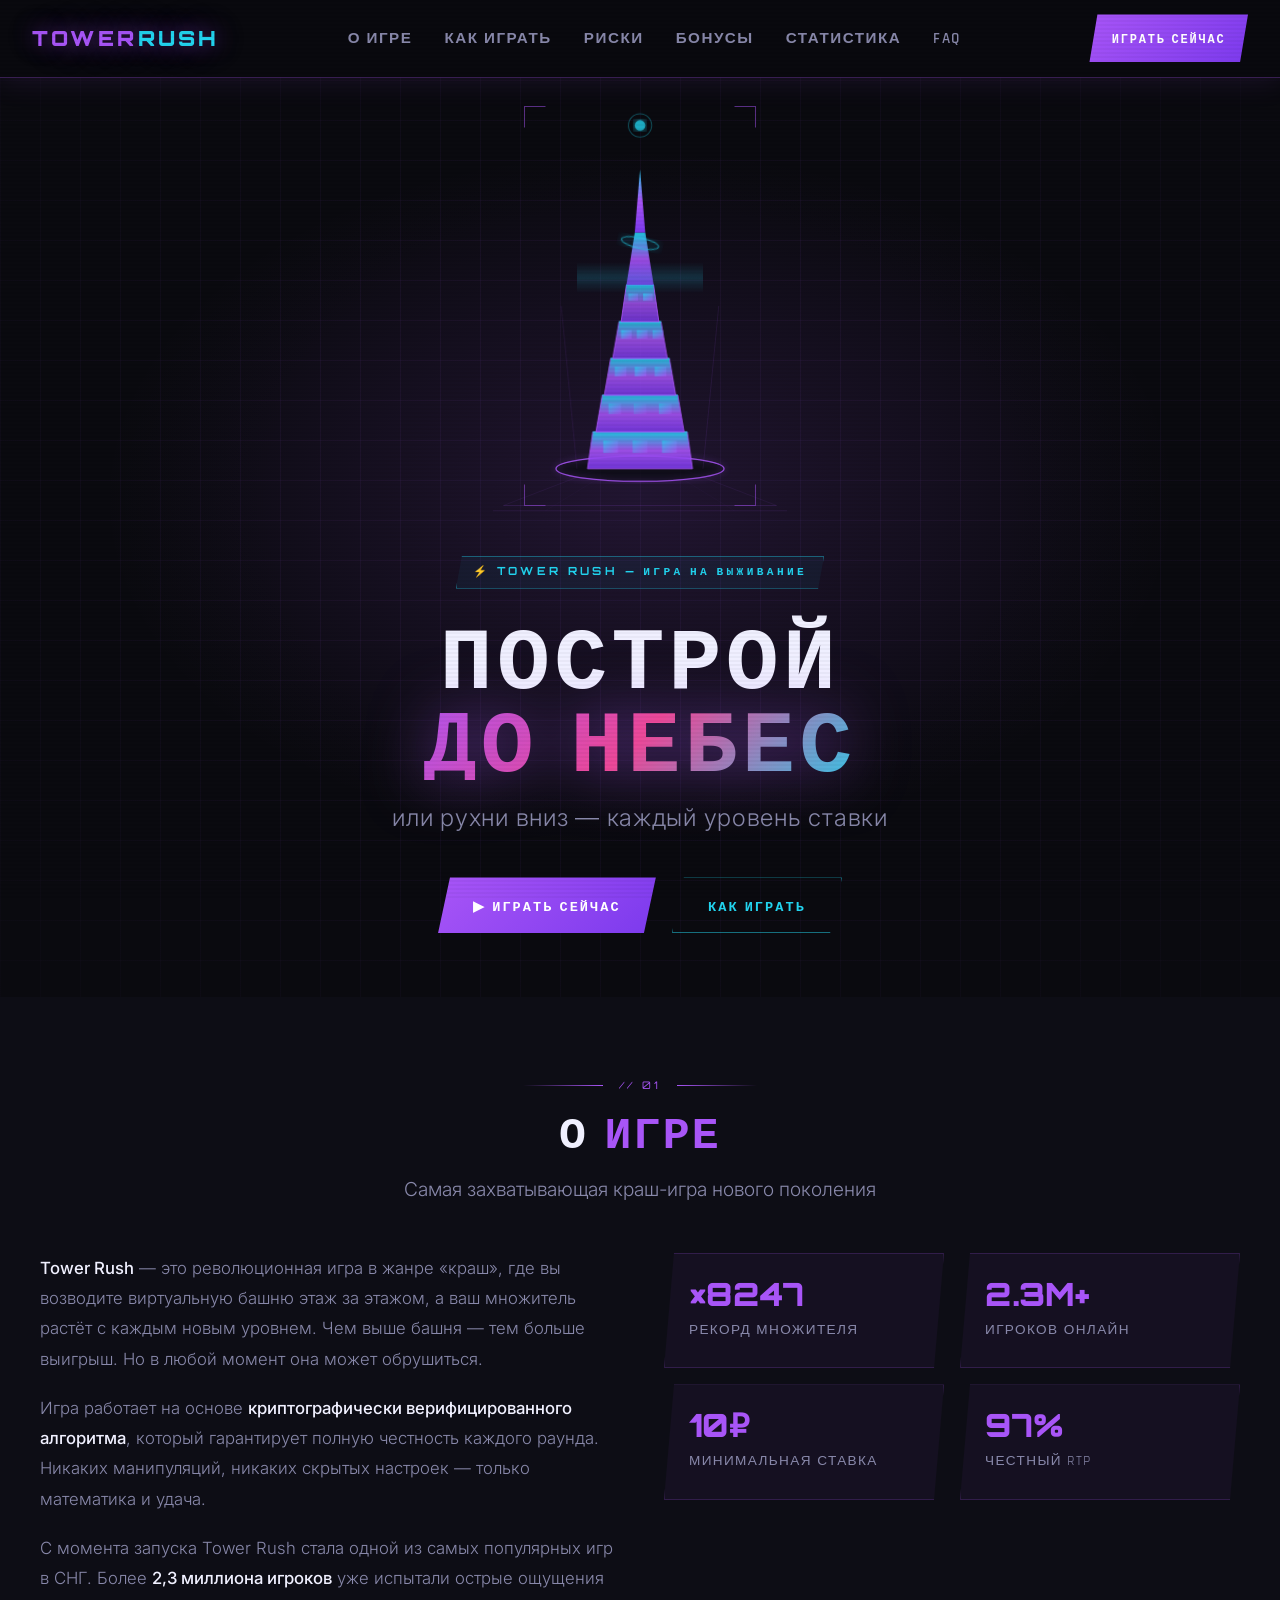
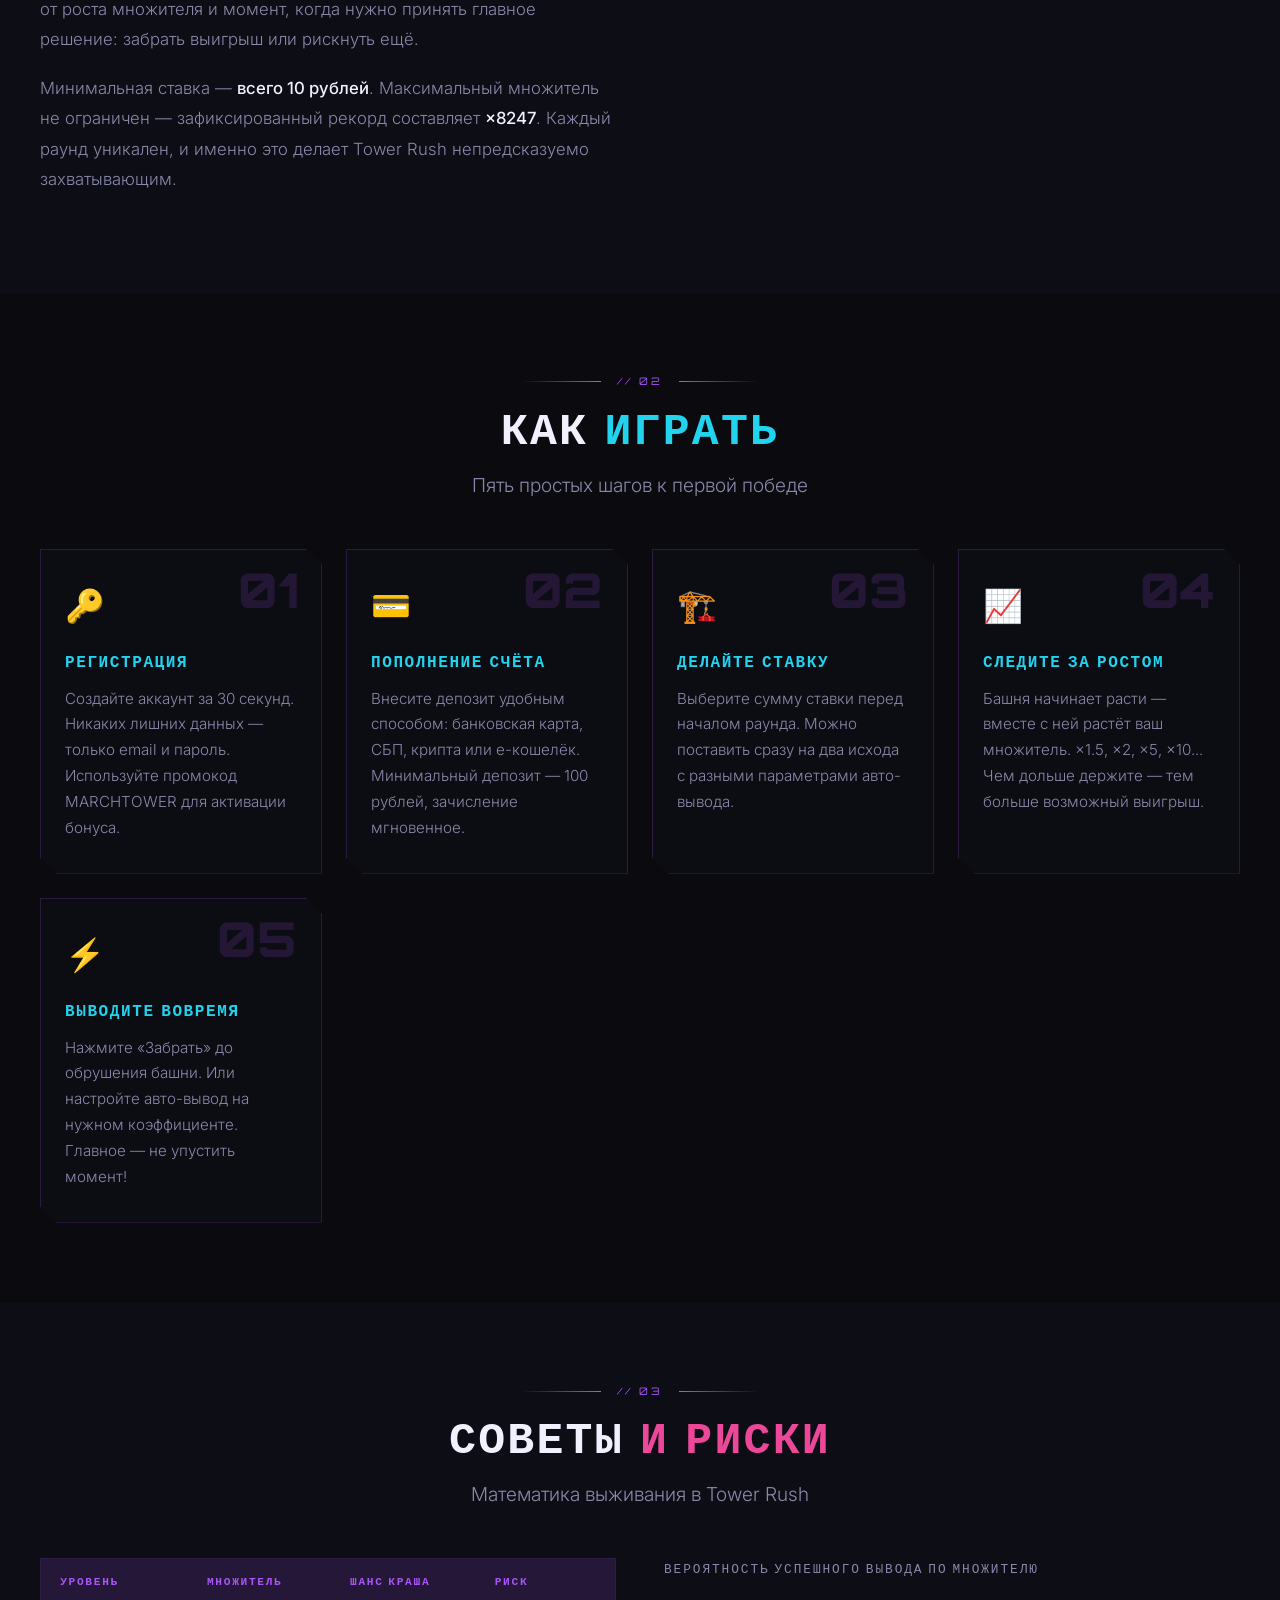
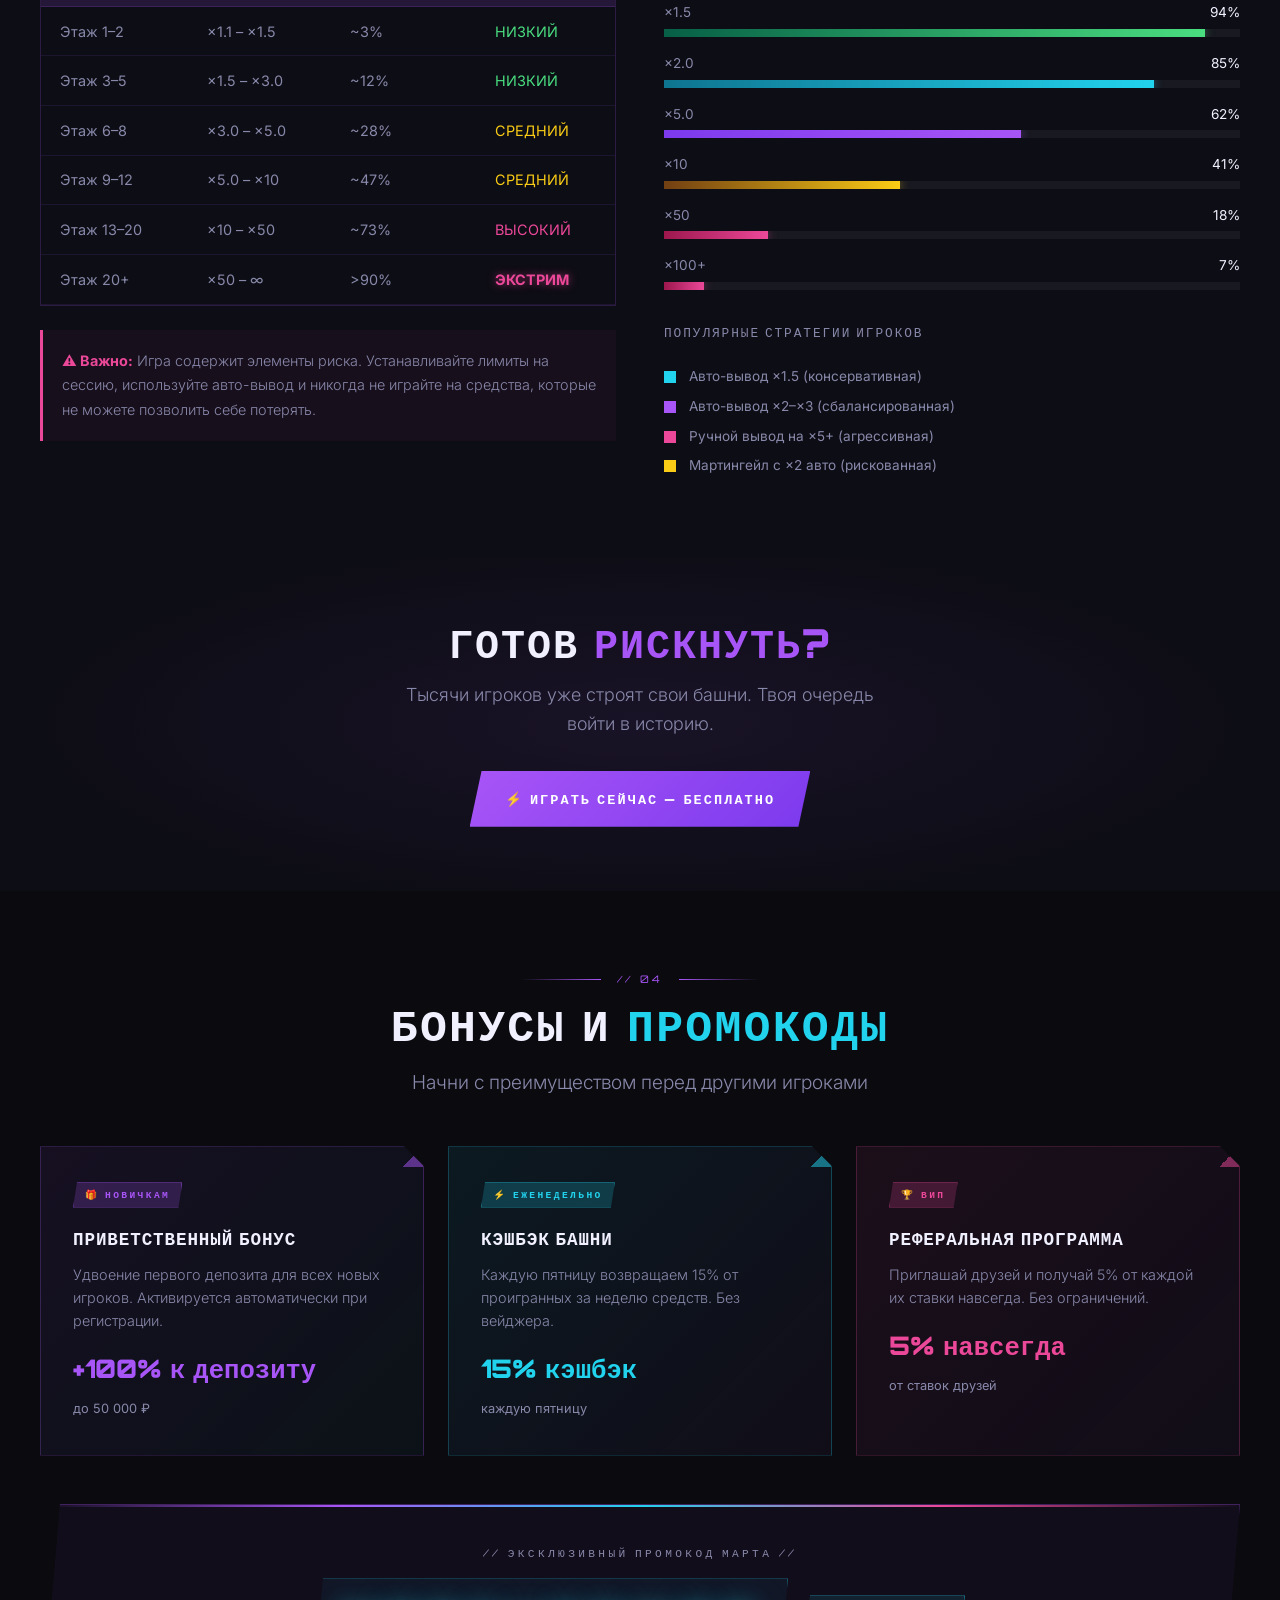
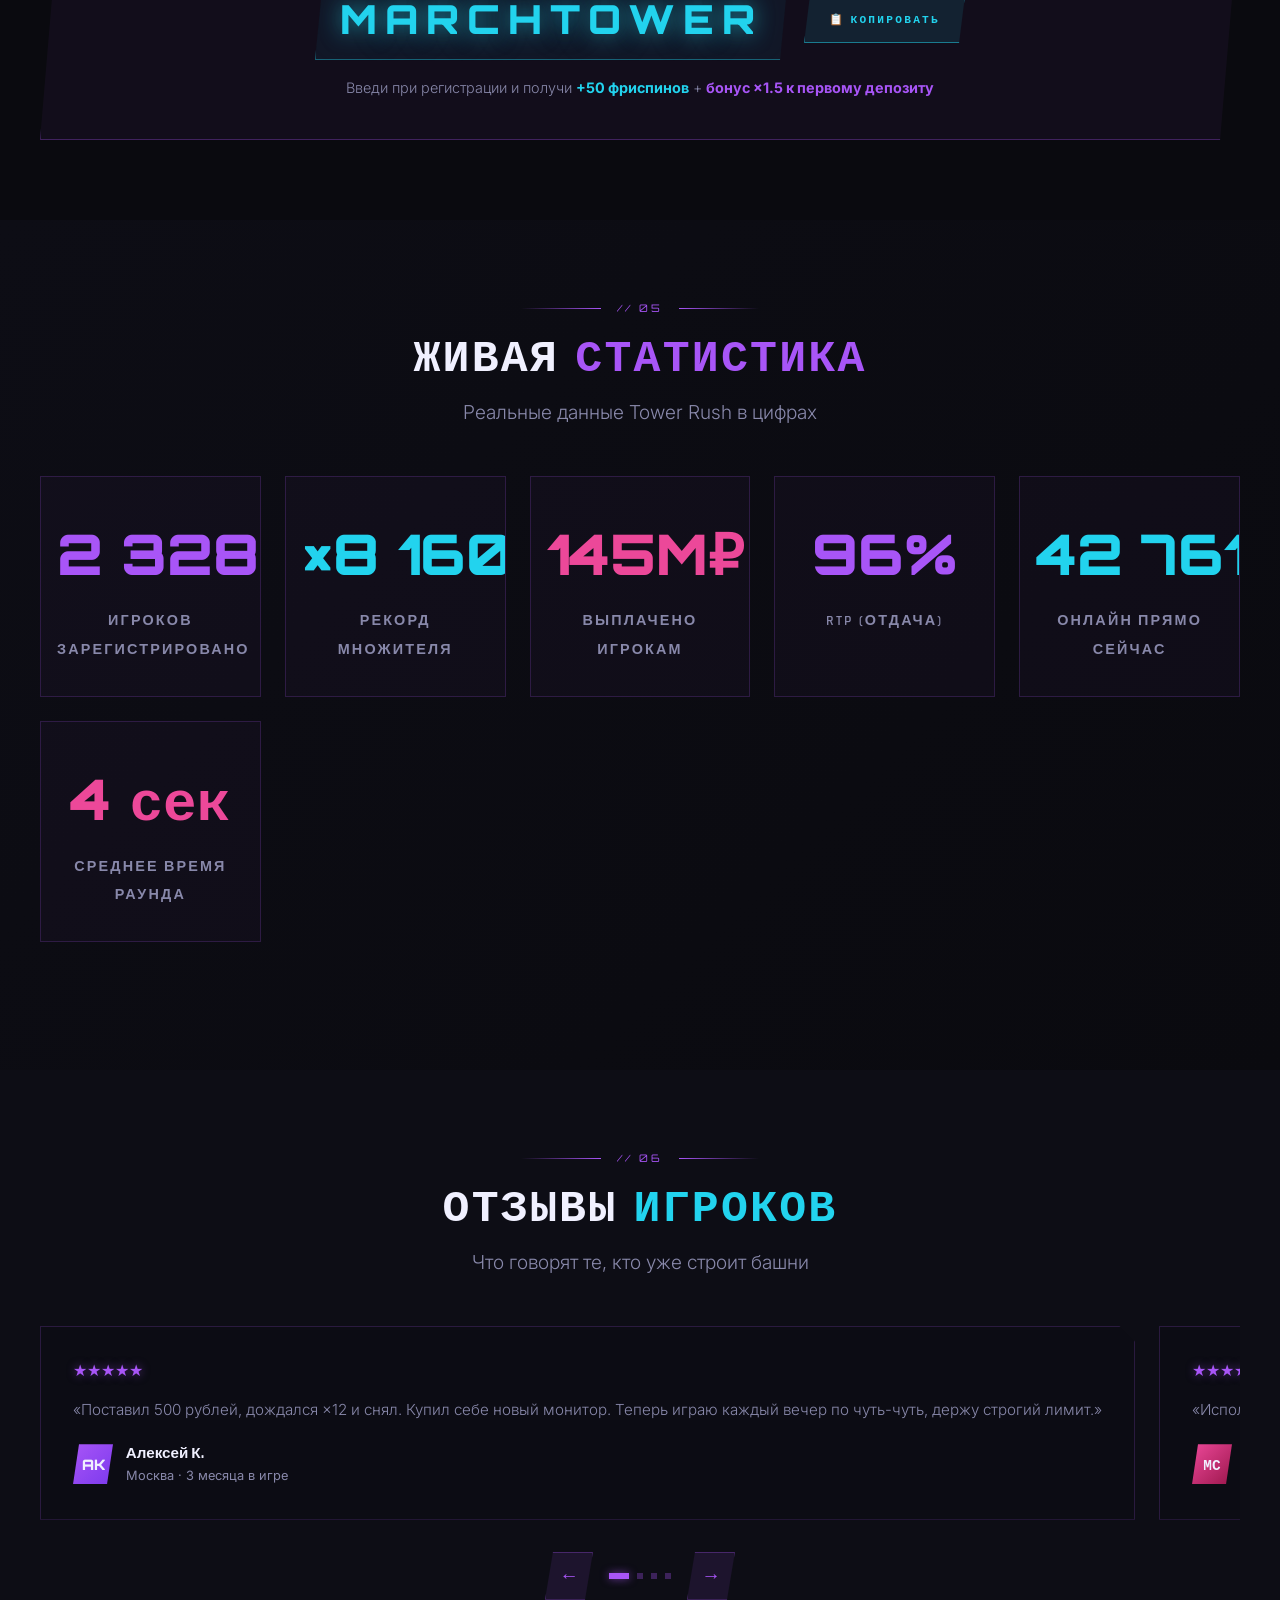
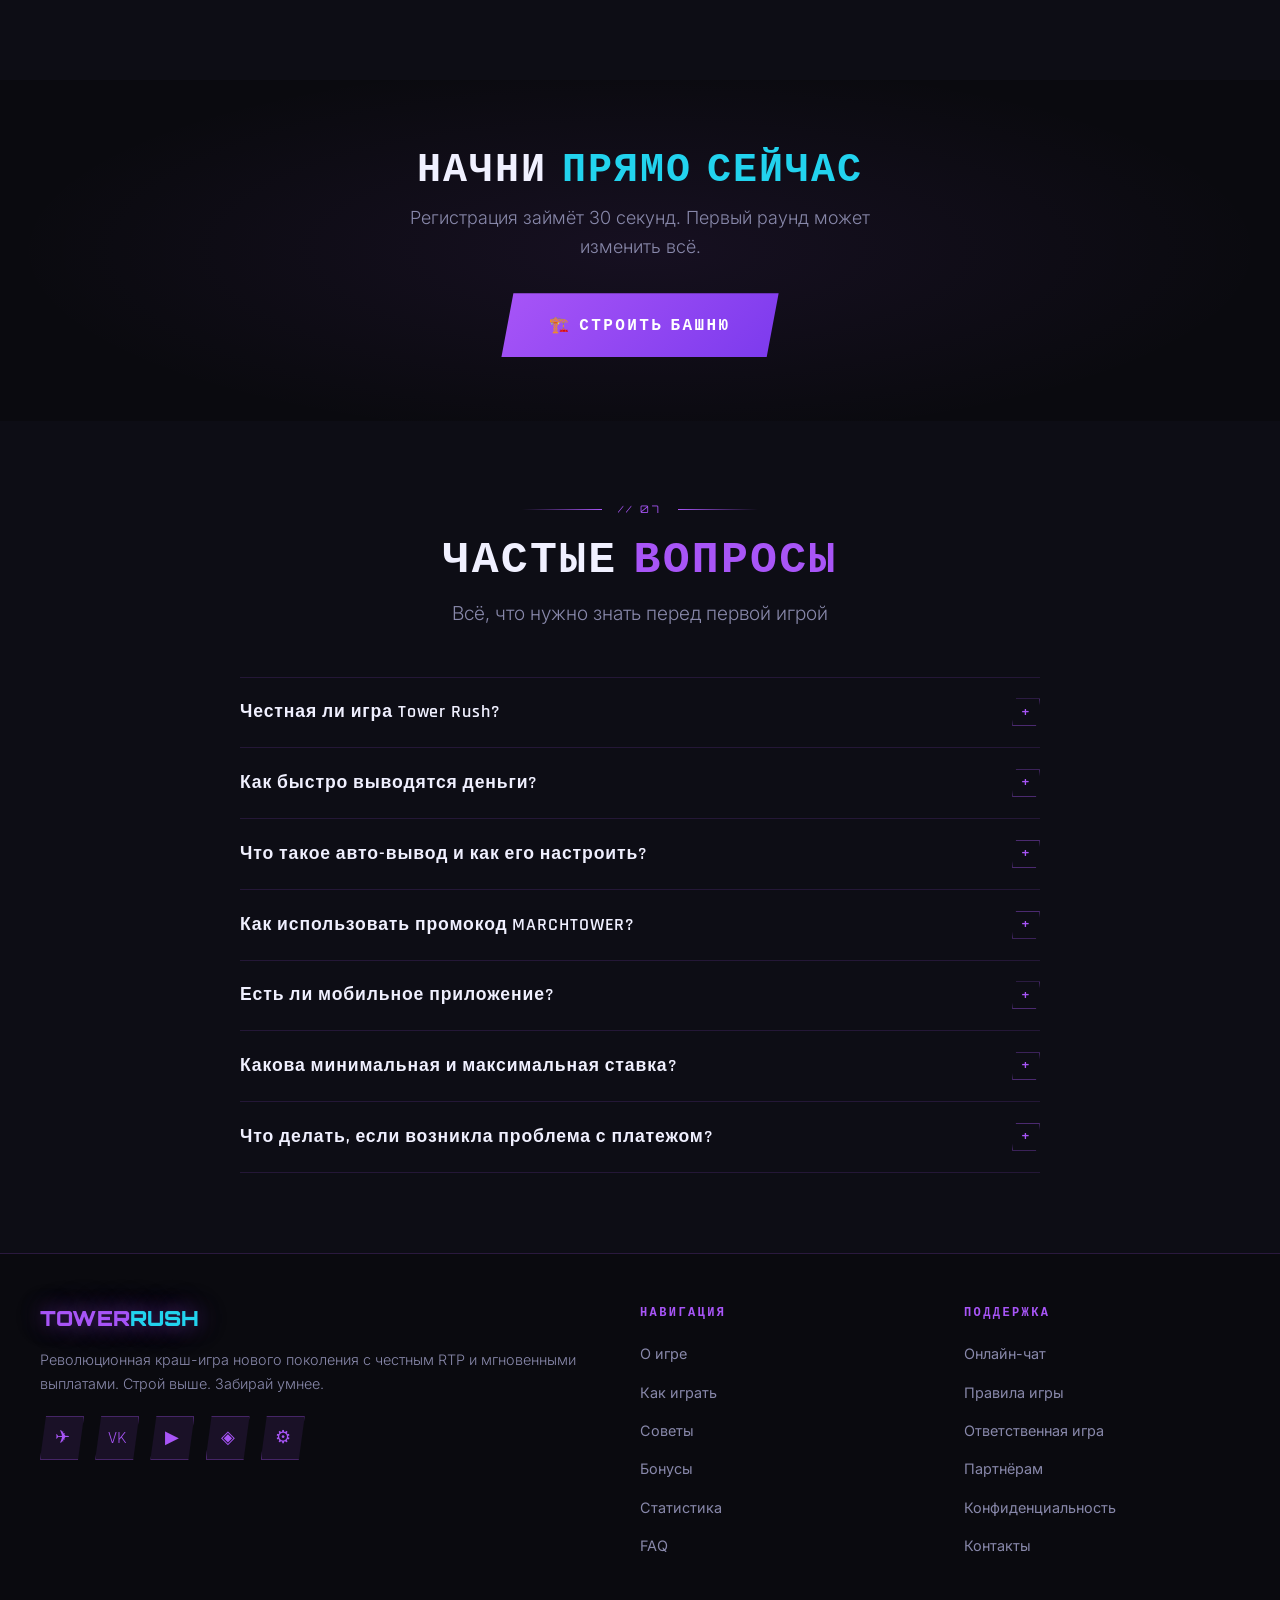
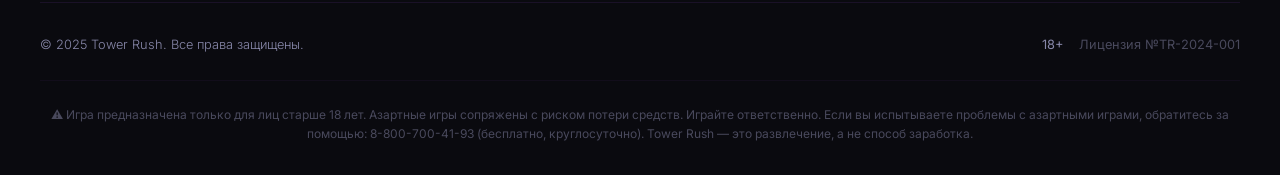
<file: tower-rush.html>
<!DOCTYPE html>
<html lang="ru">
<head>
<meta charset="UTF-8">
<meta name="viewport" content="width=device-width, initial-scale=1.0">
<title>TOWER RUSH — Построй до небес или рухни вниз</title>
<link rel="preconnect" href="https://fonts.googleapis.com">
<link rel="preconnect" href="https://fonts.gstatic.com" crossorigin>
<link href="https://fonts.googleapis.com/css2?family=Orbitron:wght@400;600;700;900&family=Rajdhani:wght@300;400;500;600;700&family=Inter:wght@300;400;500&display=swap" rel="stylesheet">
<style>
  :root {
    --bg: #0a0a0f;
    --bg2: #0d0d15;
    --bg3: #111120;
    --purple: #a855f7;
    --purple-dim: #7c3aed;
    --cyan: #22d3ee;
    --pink: #ec4899;
    --white: #f0f0ff;
    --gray: #8888aa;
    --glow-purple: 0 0 20px #a855f780, 0 0 40px #a855f740;
    --glow-cyan: 0 0 20px #22d3ee80, 0 0 40px #22d3ee40;
    --glow-pink: 0 0 20px #ec489980, 0 0 40px #ec489940;
    --border-purple: 1px solid #a855f730;
    --border-cyan: 1px solid #22d3ee30;
  }
  *, *::before, *::after { margin: 0; padding: 0; box-sizing: border-box; }
  html { scroll-behavior: smooth; }

  body {
    background: var(--bg);
    color: var(--white);
    font-family: 'Rajdhani', sans-serif;
    font-size: 18px;
    line-height: 1.6;
    overflow-x: hidden;
    cursor: default;
  }

  /* SCROLLBAR */
  ::-webkit-scrollbar { width: 4px; }
  ::-webkit-scrollbar-track { background: var(--bg); }
  ::-webkit-scrollbar-thumb { background: var(--purple); border-radius: 2px; }

  /* SCANLINES OVERLAY */
  body::before {
    content: '';
    position: fixed;
    inset: 0;
    background: repeating-linear-gradient(0deg, transparent, transparent 2px, rgba(0,0,0,0.03) 2px, rgba(0,0,0,0.03) 4px);
    pointer-events: none;
    z-index: 9999;
  }

  /* TYPOGRAPHY */
  h1, h2, h3 { font-family: 'Orbitron', monospace; text-transform: uppercase; letter-spacing: 0.05em; }
  .section-title {
    font-size: clamp(1.6rem, 4vw, 2.8rem);
    font-weight: 900;
    margin-bottom: 0.4em;
    line-height: 1.1;
  }
  .section-subtitle {
    font-size: clamp(1rem, 2vw, 1.2rem);
    color: var(--gray);
    margin-bottom: 3rem;
    font-family: 'Inter', sans-serif;
    font-weight: 300;
  }
  .text-purple { color: var(--purple); }
  .text-cyan { color: var(--cyan); }
  .text-pink { color: var(--pink); }

  /* GRID BG */
  .grid-bg {
    background-image:
      linear-gradient(rgba(168,85,247,0.04) 1px, transparent 1px),
      linear-gradient(90deg, rgba(168,85,247,0.04) 1px, transparent 1px);
    background-size: 50px 50px;
  }

  /* NOISE TEXTURE */
  .noise::after {
    content: '';
    position: absolute;
    inset: 0;
    background-image: url("data:image/svg+xml,%3Csvg viewBox='0 0 256 256' xmlns='http://www.w3.org/2000/svg'%3E%3Cfilter id='noise'%3E%3CfeTurbulence type='fractalNoise' baseFrequency='0.9' numOctaves='4' stitchTiles='stitch'/%3E%3C/filter%3E%3Crect width='100%25' height='100%25' filter='url(%23noise)' opacity='0.03'/%3E%3C/svg%3E");
    opacity: 0.3;
    pointer-events: none;
  }

  /* NAVBAR */
  nav {
    position: fixed;
    top: 0;
    left: 0;
    right: 0;
    z-index: 1000;
    display: flex;
    align-items: center;
    justify-content: space-between;
    padding: 0.9rem 2rem;
    background: rgba(10,10,15,0.85);
    backdrop-filter: blur(20px);
    border-bottom: 1px solid rgba(168,85,247,0.3);
    box-shadow: 0 4px 30px rgba(168,85,247,0.1);
  }
  .nav-logo {
    font-family: 'Orbitron', monospace;
    font-size: 1.3rem;
    font-weight: 900;
    color: var(--purple);
    text-shadow: var(--glow-purple);
    text-decoration: none;
    letter-spacing: 0.15em;
  }
  .nav-logo span { color: var(--cyan); }
  .nav-links {
    display: flex;
    gap: 2rem;
    list-style: none;
  }
  .nav-links a {
    color: var(--gray);
    text-decoration: none;
    font-family: 'Rajdhani', sans-serif;
    font-weight: 600;
    font-size: 0.95rem;
    letter-spacing: 0.1em;
    text-transform: uppercase;
    transition: color 0.2s;
  }
  .nav-links a:hover { color: var(--cyan); text-shadow: var(--glow-cyan); }
  .nav-cta {
    background: linear-gradient(135deg, var(--purple), var(--purple-dim));
    color: white;
    border: none;
    padding: 0.6rem 1.4rem;
    font-family: 'Orbitron', monospace;
    font-size: 0.75rem;
    font-weight: 700;
    letter-spacing: 0.15em;
    text-transform: uppercase;
    cursor: pointer;
    clip-path: polygon(8px 0%, 100% 0%, calc(100% - 8px) 100%, 0% 100%);
    transition: all 0.3s;
    text-decoration: none;
    min-height: 48px;
    display: flex;
    align-items: center;
  }
  .nav-cta:hover { box-shadow: var(--glow-purple); transform: translateY(-1px); }

  /* BURGER */
  .burger { display: none; flex-direction: column; gap: 5px; cursor: pointer; padding: 8px; }
  .burger span { width: 26px; height: 2px; background: var(--purple); transition: all 0.3s; display: block; }

  /* HERO */
  #hero {
    min-height: 100vh;
    display: flex;
    flex-direction: column;
    align-items: center;
    justify-content: center;
    padding: 6rem 2rem 4rem;
    position: relative;
    overflow: hidden;
    text-align: center;
  }

  /* ANIMATED TOWER SVG */
  .tower-container {
    position: relative;
    width: min(320px, 80vw);
    height: min(420px, 55vw);
    margin-bottom: 2.5rem;
    flex-shrink: 0;
  }
  #tower-svg { width: 100%; height: 100%; }

  /* SVG GLOW FILTER */
  .hero-bg-glow {
    position: absolute;
    inset: 0;
    background: radial-gradient(ellipse 60% 50% at 50% 50%, rgba(168,85,247,0.15) 0%, transparent 70%);
    pointer-events: none;
  }
  .hero-grid {
    position: absolute;
    inset: 0;
    background-image:
      linear-gradient(rgba(168,85,247,0.06) 1px, transparent 1px),
      linear-gradient(90deg, rgba(168,85,247,0.06) 1px, transparent 1px);
    background-size: 40px 40px;
    pointer-events: none;
  }
  .hero-vignette {
    position: absolute;
    inset: 0;
    background: radial-gradient(ellipse at 50% 50%, transparent 40%, rgba(10,10,15,0.8) 100%);
    pointer-events: none;
  }

  .hero-content { position: relative; z-index: 2; }

  .hero-tag {
    display: inline-block;
    font-family: 'Orbitron', monospace;
    font-size: 0.7rem;
    font-weight: 700;
    letter-spacing: 0.3em;
    color: var(--cyan);
    border: 1px solid rgba(34,211,238,0.4);
    padding: 0.4rem 1rem;
    margin-bottom: 1.5rem;
    clip-path: polygon(6px 0%, 100% 0%, calc(100% - 6px) 100%, 0% 100%);
    background: rgba(34,211,238,0.05);
    animation: fadeInDown 0.8s ease both;
  }

  .hero-title {
    font-size: clamp(2.2rem, 8vw, 5.5rem);
    font-weight: 900;
    line-height: 0.95;
    margin-bottom: 1.2rem;
    animation: fadeInUp 0.9s ease 0.2s both;
  }
  .hero-title .line1 { color: var(--white); display: block; }
  .hero-title .line2 {
    display: block;
    background: linear-gradient(135deg, var(--purple), var(--pink), var(--cyan));
    -webkit-background-clip: text;
    -webkit-text-fill-color: transparent;
    background-clip: text;
    filter: drop-shadow(0 0 30px rgba(168,85,247,0.6));
  }

  .hero-subtitle {
    font-size: clamp(1.1rem, 3vw, 1.5rem);
    color: var(--gray);
    font-family: 'Inter', sans-serif;
    font-weight: 300;
    margin-bottom: 2.5rem;
    letter-spacing: 0.03em;
    animation: fadeInUp 0.9s ease 0.4s both;
  }

  .hero-buttons {
    display: flex;
    gap: 1rem;
    justify-content: center;
    flex-wrap: wrap;
    animation: fadeInUp 0.9s ease 0.6s both;
  }

  /* BUTTONS */
  .btn-primary {
    display: inline-flex;
    align-items: center;
    gap: 0.6rem;
    background: linear-gradient(135deg, var(--purple), var(--purple-dim));
    color: white;
    border: none;
    padding: 1rem 2.2rem;
    font-family: 'Orbitron', monospace;
    font-size: 0.85rem;
    font-weight: 700;
    letter-spacing: 0.15em;
    text-transform: uppercase;
    cursor: pointer;
    clip-path: polygon(12px 0%, 100% 0%, calc(100% - 12px) 100%, 0% 100%);
    text-decoration: none;
    min-height: 56px;
    transition: all 0.3s;
    animation: pulse-purple 2s infinite;
    position: relative;
    overflow: hidden;
  }
  .btn-primary::before {
    content: '';
    position: absolute;
    inset: 0;
    background: linear-gradient(135deg, transparent, rgba(255,255,255,0.15), transparent);
    transform: translateX(-100%);
    transition: transform 0.5s;
  }
  .btn-primary:hover::before { transform: translateX(100%); }
  .btn-primary:hover { box-shadow: var(--glow-purple), 0 8px 32px rgba(168,85,247,0.4); transform: translateY(-2px); }

  .btn-secondary {
    display: inline-flex;
    align-items: center;
    gap: 0.6rem;
    background: transparent;
    color: var(--cyan);
    border: 1px solid rgba(34,211,238,0.5);
    padding: 1rem 2.2rem;
    font-family: 'Orbitron', monospace;
    font-size: 0.85rem;
    font-weight: 700;
    letter-spacing: 0.15em;
    text-transform: uppercase;
    cursor: pointer;
    clip-path: polygon(12px 0%, 100% 0%, calc(100% - 12px) 100%, 0% 100%);
    text-decoration: none;
    min-height: 56px;
    transition: all 0.3s;
  }
  .btn-secondary:hover {
    background: rgba(34,211,238,0.1);
    box-shadow: var(--glow-cyan);
    transform: translateY(-2px);
  }

  /* SECTIONS */
  section {
    padding: 5rem 2rem;
    position: relative;
  }
  .container {
    max-width: 1200px;
    margin: 0 auto;
  }
  .section-header { text-align: center; margin-bottom: 1rem; }
  .section-line {
    display: flex;
    align-items: center;
    gap: 1rem;
    justify-content: center;
    margin-bottom: 0.8rem;
  }
  .section-line::before, .section-line::after {
    content: '';
    flex: 1;
    max-width: 80px;
    height: 1px;
    background: linear-gradient(90deg, transparent, var(--purple));
  }
  .section-line::after { background: linear-gradient(90deg, var(--purple), transparent); }
  .section-num {
    font-family: 'Orbitron', monospace;
    font-size: 0.65rem;
    color: var(--purple);
    letter-spacing: 0.3em;
  }

  /* ABOUT */
  #about { background: var(--bg2); }
  .about-grid {
    display: grid;
    grid-template-columns: 1fr 1fr;
    gap: 3rem;
    align-items: start;
  }
  .about-text p {
    color: var(--gray);
    font-size: 1.05rem;
    margin-bottom: 1.2rem;
    font-family: 'Inter', sans-serif;
    font-weight: 300;
    line-height: 1.8;
  }
  .about-text p strong { color: var(--white); font-weight: 500; }
  .about-stats {
    display: grid;
    grid-template-columns: 1fr 1fr;
    gap: 1rem;
  }
  .stat-card {
    background: rgba(168,85,247,0.05);
    border: var(--border-purple);
    padding: 1.5rem;
    clip-path: polygon(10px 0%, 100% 0%, calc(100% - 10px) 100%, 0% 100%);
    transition: all 0.3s;
  }
  .stat-card:hover {
    background: rgba(168,85,247,0.1);
    box-shadow: var(--glow-purple);
    transform: translateY(-3px);
  }
  .stat-card .num {
    font-family: 'Orbitron', monospace;
    font-size: 2rem;
    font-weight: 900;
    color: var(--purple);
    display: block;
    line-height: 1;
    margin-bottom: 0.3rem;
  }
  .stat-card .label { font-size: 0.85rem; color: var(--gray); text-transform: uppercase; letter-spacing: 0.1em; }

  /* HOW TO PLAY */
  #howto { background: var(--bg); }
  .steps-grid {
    display: grid;
    grid-template-columns: repeat(auto-fit, minmax(240px, 1fr));
    gap: 1.5rem;
  }
  .step-card {
    background: rgba(13,13,21,0.8);
    border: 1px solid rgba(168,85,247,0.2);
    padding: 2rem 1.5rem;
    position: relative;
    clip-path: polygon(0 0, calc(100% - 16px) 0, 100% 16px, 100% 100%, 16px 100%, 0 calc(100% - 16px));
    transition: all 0.4s;
    overflow: hidden;
  }
  .step-card::before {
    content: '';
    position: absolute;
    inset: 0;
    background: linear-gradient(135deg, rgba(168,85,247,0.08) 0%, transparent 60%);
    opacity: 0;
    transition: opacity 0.4s;
  }
  .step-card:hover::before { opacity: 1; }
  .step-card:hover {
    border-color: var(--purple);
    box-shadow: var(--glow-purple), inset 0 0 30px rgba(168,85,247,0.05);
    transform: translateY(-4px);
  }
  .step-num {
    font-family: 'Orbitron', monospace;
    font-size: 3rem;
    font-weight: 900;
    color: rgba(168,85,247,0.15);
    position: absolute;
    top: 1rem;
    right: 1.5rem;
    line-height: 1;
  }
  .step-icon {
    font-size: 2rem;
    margin-bottom: 1rem;
    display: block;
  }
  .step-card h3 {
    font-size: 1rem;
    color: var(--cyan);
    margin-bottom: 0.7rem;
    font-weight: 700;
    letter-spacing: 0.1em;
  }
  .step-card p {
    color: var(--gray);
    font-size: 0.95rem;
    line-height: 1.7;
    font-family: 'Inter', sans-serif;
    font-weight: 300;
  }

  /* RISKS */
  #risks { background: var(--bg2); }
  .risks-wrapper {
    display: grid;
    grid-template-columns: 1fr 1fr;
    gap: 3rem;
    align-items: start;
  }
  .risks-table-wrap {
    overflow-x: auto;
    border: 1px solid rgba(168,85,247,0.2);
  }
  table {
    width: 100%;
    border-collapse: collapse;
    font-size: 0.95rem;
  }
  table th {
    background: rgba(168,85,247,0.15);
    padding: 0.9rem 1.2rem;
    text-align: left;
    font-family: 'Orbitron', monospace;
    font-size: 0.7rem;
    letter-spacing: 0.15em;
    color: var(--purple);
    border-bottom: 1px solid rgba(168,85,247,0.3);
  }
  table td {
    padding: 0.8rem 1.2rem;
    border-bottom: 1px solid rgba(168,85,247,0.1);
    color: var(--gray);
    font-family: 'Inter', sans-serif;
    font-size: 0.9rem;
    transition: background 0.2s;
  }
  table tr:hover td { background: rgba(168,85,247,0.05); }
  .risk-low { color: #4ade80; }
  .risk-med { color: #facc15; }
  .risk-high { color: var(--pink); }
  .risk-extreme { color: var(--pink); font-weight: 700; text-shadow: 0 0 8px rgba(236,72,153,0.6); }

  .chart-container { space: 1rem 0; }
  .chart-title {
    font-family: 'Orbitron', monospace;
    font-size: 0.8rem;
    letter-spacing: 0.15em;
    color: var(--gray);
    margin-bottom: 1.5rem;
    text-transform: uppercase;
  }
  .chart-bar-group { margin-bottom: 1rem; }
  .chart-bar-label {
    display: flex;
    justify-content: space-between;
    font-size: 0.85rem;
    color: var(--gray);
    margin-bottom: 0.3rem;
    font-family: 'Inter', sans-serif;
  }
  .chart-bar-track {
    height: 8px;
    background: rgba(255,255,255,0.05);
    border-radius: 0;
    overflow: hidden;
    position: relative;
  }
  .chart-bar-fill {
    height: 100%;
    border-radius: 0;
    transition: width 1.5s cubic-bezier(0.25, 0.46, 0.45, 0.94);
    width: 0;
  }
  .bar-purple { background: linear-gradient(90deg, var(--purple-dim), var(--purple)); box-shadow: 0 0 10px rgba(168,85,247,0.5); }
  .bar-cyan { background: linear-gradient(90deg, #0e7490, var(--cyan)); box-shadow: 0 0 10px rgba(34,211,238,0.5); }
  .bar-pink { background: linear-gradient(90deg, #9d174d, var(--pink)); box-shadow: 0 0 10px rgba(236,72,153,0.5); }
  .bar-green { background: linear-gradient(90deg, #065f46, #4ade80); box-shadow: 0 0 10px rgba(74,222,128,0.5); }
  .bar-yellow { background: linear-gradient(90deg, #713f12, #facc15); box-shadow: 0 0 10px rgba(250,204,21,0.5); }

  /* PROMO */
  #promo { background: var(--bg); }
  .promo-cards {
    display: grid;
    grid-template-columns: repeat(auto-fit, minmax(280px, 1fr));
    gap: 1.5rem;
    margin-bottom: 3rem;
  }
  .promo-card {
    background: linear-gradient(135deg, rgba(168,85,247,0.08), rgba(34,211,238,0.04));
    border: 1px solid rgba(168,85,247,0.25);
    padding: 2rem;
    clip-path: polygon(0 0, calc(100% - 20px) 0, 100% 20px, 100% 100%, 0 100%);
    position: relative;
    transition: all 0.4s;
    overflow: hidden;
  }
  .promo-card::after {
    content: '';
    position: absolute;
    top: 0;
    right: 0;
    width: 20px;
    height: 20px;
    background: linear-gradient(135deg, transparent 50%, rgba(168,85,247,0.5) 50%);
  }
  .promo-card:hover {
    border-color: var(--purple);
    box-shadow: var(--glow-purple);
    transform: translateY(-5px) scale(1.01);
  }
  .promo-card.cyan-card {
    border-color: rgba(34,211,238,0.25);
    background: linear-gradient(135deg, rgba(34,211,238,0.08), rgba(168,85,247,0.04));
  }
  .promo-card.cyan-card::after { background: linear-gradient(135deg, transparent 50%, rgba(34,211,238,0.5) 50%); }
  .promo-card.cyan-card:hover { border-color: var(--cyan); box-shadow: var(--glow-cyan); }
  .promo-card.pink-card {
    border-color: rgba(236,72,153,0.25);
    background: linear-gradient(135deg, rgba(236,72,153,0.08), rgba(168,85,247,0.04));
  }
  .promo-card.pink-card::after { background: linear-gradient(135deg, transparent 50%, rgba(236,72,153,0.5) 50%); }
  .promo-card.pink-card:hover { border-color: var(--pink); box-shadow: var(--glow-pink); }
  .promo-badge {
    display: inline-block;
    font-family: 'Orbitron', monospace;
    font-size: 0.6rem;
    font-weight: 700;
    letter-spacing: 0.25em;
    padding: 0.25rem 0.7rem;
    margin-bottom: 1rem;
    clip-path: polygon(4px 0%, 100% 0%, calc(100% - 4px) 100%, 0% 100%);
  }
  .badge-purple { background: rgba(168,85,247,0.2); color: var(--purple); border: 1px solid rgba(168,85,247,0.4); }
  .badge-cyan { background: rgba(34,211,238,0.2); color: var(--cyan); border: 1px solid rgba(34,211,238,0.4); }
  .badge-pink { background: rgba(236,72,153,0.2); color: var(--pink); border: 1px solid rgba(236,72,153,0.4); }
  .promo-card h3 {
    font-size: 1.1rem;
    margin-bottom: 0.7rem;
    color: var(--white);
  }
  .promo-card p {
    color: var(--gray);
    font-size: 0.9rem;
    font-family: 'Inter', sans-serif;
    font-weight: 300;
    margin-bottom: 1rem;
    line-height: 1.6;
  }
  .promo-amount {
    font-family: 'Orbitron', monospace;
    font-size: 1.6rem;
    font-weight: 900;
    display: block;
    margin-bottom: 0.3rem;
  }

  /* PROMO CODE BLOCK */
  .promo-code-block {
    background: rgba(168,85,247,0.05);
    border: 1px solid rgba(168,85,247,0.3);
    padding: 2.5rem;
    text-align: center;
    position: relative;
    clip-path: polygon(20px 0%, 100% 0%, calc(100% - 20px) 100%, 0% 100%);
    overflow: hidden;
  }
  .promo-code-block::before {
    content: '';
    position: absolute;
    top: 0;
    left: 0;
    right: 0;
    height: 2px;
    background: linear-gradient(90deg, transparent, var(--purple), var(--cyan), var(--pink), transparent);
    animation: shimmer 3s linear infinite;
  }
  .promo-label {
    font-family: 'Orbitron', monospace;
    font-size: 0.7rem;
    letter-spacing: 0.3em;
    color: var(--gray);
    margin-bottom: 1rem;
  }
  .promo-code-display {
    display: flex;
    align-items: center;
    justify-content: center;
    gap: 1rem;
    flex-wrap: wrap;
    margin-bottom: 1rem;
  }
  .promo-code-text {
    font-family: 'Orbitron', monospace;
    font-size: clamp(1.5rem, 5vw, 2.5rem);
    font-weight: 900;
    color: var(--cyan);
    text-shadow: var(--glow-cyan);
    letter-spacing: 0.2em;
    padding: 0.5rem 1.5rem;
    border: 1px solid rgba(34,211,238,0.4);
    background: rgba(34,211,238,0.05);
    clip-path: polygon(8px 0%, 100% 0%, calc(100% - 8px) 100%, 0% 100%);
  }
  .copy-btn {
    background: rgba(34,211,238,0.1);
    border: 1px solid rgba(34,211,238,0.5);
    color: var(--cyan);
    padding: 0.7rem 1.5rem;
    font-family: 'Orbitron', monospace;
    font-size: 0.7rem;
    font-weight: 700;
    letter-spacing: 0.2em;
    cursor: pointer;
    transition: all 0.3s;
    clip-path: polygon(6px 0%, 100% 0%, calc(100% - 6px) 100%, 0% 100%);
    min-height: 48px;
  }
  .copy-btn:hover { background: rgba(34,211,238,0.2); box-shadow: var(--glow-cyan); }
  .copy-toast {
    position: fixed;
    top: 5rem;
    left: 50%;
    transform: translateX(-50%) translateY(-20px);
    background: rgba(34,211,238,0.15);
    border: 1px solid rgba(34,211,238,0.5);
    color: var(--cyan);
    padding: 0.8rem 2rem;
    font-family: 'Orbitron', monospace;
    font-size: 0.75rem;
    font-weight: 700;
    letter-spacing: 0.2em;
    clip-path: polygon(8px 0%, 100% 0%, calc(100% - 8px) 100%, 0% 100%);
    opacity: 0;
    pointer-events: none;
    transition: all 0.4s;
    z-index: 9000;
    box-shadow: var(--glow-cyan);
    text-shadow: var(--glow-cyan);
  }
  .copy-toast.show {
    opacity: 1;
    transform: translateX(-50%) translateY(0);
  }
  .promo-desc {
    color: var(--gray);
    font-size: 0.9rem;
    font-family: 'Inter', sans-serif;
    font-weight: 300;
  }

  /* STATS */
  #stats {
    background: linear-gradient(135deg, var(--bg2), var(--bg));
    text-align: center;
  }
  .stats-grid {
    display: grid;
    grid-template-columns: repeat(auto-fit, minmax(200px, 1fr));
    gap: 1.5rem;
    margin-bottom: 3rem;
  }
  .stats-item {
    padding: 2rem 1rem;
    border: var(--border-purple);
    background: rgba(168,85,247,0.03);
    transition: all 0.4s;
    position: relative;
    overflow: hidden;
  }
  .stats-item::before {
    content: '';
    position: absolute;
    bottom: 0;
    left: 0;
    right: 0;
    height: 2px;
    background: linear-gradient(90deg, var(--purple), var(--cyan));
    transform: scaleX(0);
    transition: transform 0.4s;
  }
  .stats-item:hover::before { transform: scaleX(1); }
  .stats-item:hover { background: rgba(168,85,247,0.08); box-shadow: var(--glow-purple); }
  .counter-num {
    font-family: 'Orbitron', monospace;
    font-size: clamp(2rem, 5vw, 3.5rem);
    font-weight: 900;
    display: block;
    margin-bottom: 0.5rem;
  }
  .stats-item .counter-label {
    color: var(--gray);
    font-size: 0.9rem;
    text-transform: uppercase;
    letter-spacing: 0.15em;
    font-family: 'Rajdhani', sans-serif;
    font-weight: 600;
  }

  /* PLAY CTA SECTION */
  .play-cta {
    padding: 4rem 2rem;
    background: var(--bg2);
    text-align: center;
    position: relative;
    overflow: hidden;
  }
  .play-cta::before {
    content: '';
    position: absolute;
    inset: 0;
    background: radial-gradient(ellipse 70% 80% at 50% 50%, rgba(168,85,247,0.08) 0%, transparent 70%);
  }
  .play-cta h2 {
    font-size: clamp(1.5rem, 4vw, 2.5rem);
    margin-bottom: 1rem;
    position: relative;
  }
  .play-cta p {
    color: var(--gray);
    max-width: 500px;
    margin: 0 auto 2rem;
    font-family: 'Inter', sans-serif;
    font-weight: 300;
    position: relative;
  }
  .play-cta .btn-primary { position: relative; margin: 0 auto; }

  /* REVIEWS */
  #reviews { background: var(--bg); }
  .carousel {
    position: relative;
    overflow: hidden;
  }
  .carousel-track {
    display: flex;
    gap: 1.5rem;
    transition: transform 0.5s cubic-bezier(0.25, 0.46, 0.45, 0.94);
  }
  .review-card {
    min-width: calc(33.333% - 1rem);
    background: rgba(13,13,21,0.9);
    border: var(--border-purple);
    padding: 2rem;
    clip-path: polygon(0 0, calc(100% - 16px) 0, 100% 16px, 100% 100%, 0 100%);
    flex-shrink: 0;
    transition: all 0.3s;
  }
  .review-card:hover {
    border-color: rgba(168,85,247,0.5);
    box-shadow: var(--glow-purple);
  }
  .review-stars {
    color: var(--purple);
    font-size: 1rem;
    margin-bottom: 0.8rem;
    text-shadow: 0 0 10px rgba(168,85,247,0.5);
  }
  .review-text {
    color: var(--gray);
    font-size: 0.95rem;
    font-family: 'Inter', sans-serif;
    font-weight: 300;
    line-height: 1.7;
    margin-bottom: 1.2rem;
  }
  .review-author {
    display: flex;
    align-items: center;
    gap: 0.8rem;
  }
  .review-avatar {
    width: 40px;
    height: 40px;
    border-radius: 0;
    clip-path: polygon(6px 0%, 100% 0%, calc(100% - 6px) 100%, 0% 100%);
    display: flex;
    align-items: center;
    justify-content: center;
    font-family: 'Orbitron', monospace;
    font-weight: 900;
    font-size: 0.9rem;
    flex-shrink: 0;
  }
  .avatar-purple { background: linear-gradient(135deg, var(--purple), var(--purple-dim)); }
  .avatar-cyan { background: linear-gradient(135deg, var(--cyan), #0891b2); color: var(--bg); }
  .avatar-pink { background: linear-gradient(135deg, var(--pink), #9d174d); }
  .review-name {
    font-family: 'Rajdhani', sans-serif;
    font-weight: 700;
    color: var(--white);
    font-size: 0.95rem;
  }
  .review-meta {
    font-size: 0.8rem;
    color: var(--gray);
    font-family: 'Inter', sans-serif;
  }
  .carousel-controls {
    display: flex;
    align-items: center;
    justify-content: center;
    gap: 1rem;
    margin-top: 2rem;
  }
  .carousel-btn {
    width: 48px;
    height: 48px;
    background: rgba(168,85,247,0.1);
    border: 1px solid rgba(168,85,247,0.3);
    color: var(--purple);
    cursor: pointer;
    font-size: 1.2rem;
    transition: all 0.3s;
    display: flex;
    align-items: center;
    justify-content: center;
    clip-path: polygon(8px 0%, 100% 0%, calc(100% - 8px) 100%, 0% 100%);
  }
  .carousel-btn:hover { background: rgba(168,85,247,0.2); box-shadow: var(--glow-purple); }
  .carousel-dots {
    display: flex;
    gap: 0.5rem;
  }
  .dot {
    width: 6px;
    height: 6px;
    background: rgba(168,85,247,0.3);
    cursor: pointer;
    transition: all 0.3s;
  }
  .dot.active {
    background: var(--purple);
    width: 20px;
    box-shadow: 0 0 8px rgba(168,85,247,0.6);
  }

  /* FAQ */
  #faq { background: var(--bg2); }
  .faq-list { max-width: 800px; margin: 0 auto; }
  .faq-item {
    border-bottom: 1px solid rgba(168,85,247,0.15);
    overflow: hidden;
  }
  .faq-item:first-child { border-top: 1px solid rgba(168,85,247,0.15); }
  .faq-q {
    display: flex;
    align-items: center;
    justify-content: space-between;
    padding: 1.3rem 0;
    cursor: pointer;
    font-family: 'Rajdhani', sans-serif;
    font-weight: 600;
    font-size: 1.1rem;
    color: var(--white);
    letter-spacing: 0.05em;
    transition: color 0.2s;
    gap: 1rem;
    min-height: 60px;
  }
  .faq-q:hover { color: var(--purple); }
  .faq-icon {
    width: 28px;
    height: 28px;
    border: 1px solid rgba(168,85,247,0.4);
    display: flex;
    align-items: center;
    justify-content: center;
    flex-shrink: 0;
    font-size: 1rem;
    color: var(--purple);
    transition: all 0.3s;
    clip-path: polygon(4px 0%, 100% 0%, calc(100% - 4px) 100%, 0% 100%);
  }
  .faq-item.open .faq-icon {
    background: rgba(168,85,247,0.15);
    box-shadow: 0 0 10px rgba(168,85,247,0.3);
    transform: rotate(45deg);
  }
  .faq-a {
    max-height: 0;
    overflow: hidden;
    transition: max-height 0.4s ease, padding 0.3s ease;
  }
  .faq-item.open .faq-a { max-height: 300px; }
  .faq-a-inner {
    padding-bottom: 1.3rem;
    color: var(--gray);
    font-family: 'Inter', sans-serif;
    font-weight: 300;
    font-size: 0.95rem;
    line-height: 1.8;
    border-left: 2px solid var(--purple);
    padding-left: 1.2rem;
    margin-left: 0.2rem;
  }
  .faq-a-inner strong { color: var(--white); }

  /* FOOTER */
  footer {
    background: var(--bg);
    border-top: 1px solid rgba(168,85,247,0.2);
    padding: 3rem 2rem 2rem;
  }
  .footer-inner {
    max-width: 1200px;
    margin: 0 auto;
  }
  .footer-top {
    display: grid;
    grid-template-columns: 2fr 1fr 1fr;
    gap: 3rem;
    margin-bottom: 2rem;
    padding-bottom: 2rem;
    border-bottom: 1px solid rgba(168,85,247,0.1);
  }
  .footer-logo {
    font-family: 'Orbitron', monospace;
    font-size: 1.3rem;
    font-weight: 900;
    color: var(--purple);
    text-shadow: var(--glow-purple);
    margin-bottom: 0.8rem;
    display: block;
  }
  .footer-logo span { color: var(--cyan); }
  .footer-desc {
    color: var(--gray);
    font-size: 0.9rem;
    font-family: 'Inter', sans-serif;
    font-weight: 300;
    line-height: 1.7;
    margin-bottom: 1.2rem;
  }
  .social-links { display: flex; gap: 0.7rem; flex-wrap: wrap; }
  .social-link {
    width: 44px;
    height: 44px;
    background: rgba(168,85,247,0.1);
    border: 1px solid rgba(168,85,247,0.3);
    color: var(--purple);
    display: flex;
    align-items: center;
    justify-content: center;
    font-size: 1.1rem;
    text-decoration: none;
    transition: all 0.3s;
    clip-path: polygon(6px 0%, 100% 0%, calc(100% - 6px) 100%, 0% 100%);
  }
  .social-link:hover { background: rgba(168,85,247,0.2); box-shadow: var(--glow-purple); transform: translateY(-2px); }
  .footer-col h4 {
    font-family: 'Orbitron', monospace;
    font-size: 0.75rem;
    letter-spacing: 0.2em;
    color: var(--purple);
    margin-bottom: 1.2rem;
    text-transform: uppercase;
  }
  .footer-col ul { list-style: none; }
  .footer-col ul li { margin-bottom: 0.6rem; }
  .footer-col ul a {
    color: var(--gray);
    text-decoration: none;
    font-size: 0.9rem;
    font-family: 'Inter', sans-serif;
    transition: color 0.2s;
  }
  .footer-col ul a:hover { color: var(--cyan); }
  .footer-bottom {
    display: flex;
    align-items: center;
    justify-content: space-between;
    gap: 1rem;
    flex-wrap: wrap;
  }
  .copyright {
    color: var(--gray);
    font-size: 0.8rem;
    font-family: 'Inter', sans-serif;
    font-weight: 300;
  }
  .footer-disclaimer {
    color: rgba(136,136,170,0.5);
    font-size: 0.75rem;
    font-family: 'Inter', sans-serif;
    text-align: center;
    margin-top: 1.5rem;
    padding-top: 1.5rem;
    border-top: 1px solid rgba(168,85,247,0.05);
    line-height: 1.6;
  }

  /* ANIMATIONS */
  @keyframes fadeInUp {
    from { opacity: 0; transform: translateY(30px); }
    to { opacity: 1; transform: translateY(0); }
  }
  @keyframes fadeInDown {
    from { opacity: 0; transform: translateY(-20px); }
    to { opacity: 1; transform: translateY(0); }
  }
  @keyframes pulse-purple {
    0%, 100% { box-shadow: 0 0 0 0 rgba(168,85,247,0.4); }
    50% { box-shadow: 0 0 0 12px rgba(168,85,247,0); }
  }
  @keyframes float {
    0%, 100% { transform: translateY(0); }
    50% { transform: translateY(-10px); }
  }
  @keyframes shimmer {
    0% { background-position: -200% center; }
    100% { background-position: 200% center; }
  }
  @keyframes glow-pulse {
    0%, 100% { filter: drop-shadow(0 0 8px rgba(168,85,247,0.6)); }
    50% { filter: drop-shadow(0 0 20px rgba(168,85,247,0.9)); }
  }
  @keyframes tower-grow {
    from { opacity: 0; transform: scaleY(0); }
    to { opacity: 1; transform: scaleY(1); }
  }
  @keyframes blink {
    0%, 100% { opacity: 1; }
    50% { opacity: 0.3; }
  }
  @keyframes rotate-slow {
    from { transform: rotate(0deg); }
    to { transform: rotate(360deg); }
  }
  @keyframes scan {
    from { top: -100%; }
    to { top: 200%; }
  }

  .float-anim { animation: float 3s ease-in-out infinite; }
  .glow-anim { animation: glow-pulse 2s ease-in-out infinite; }

  /* SCROLL REVEAL */
  .reveal {
    opacity: 0;
    transform: translateY(30px);
    transition: opacity 0.7s ease, transform 0.7s ease;
  }
  .reveal.visible {
    opacity: 1;
    transform: translateY(0);
  }

  /* MOBILE NAV OVERLAY */
  .nav-overlay {
    position: fixed;
    inset: 0;
    background: rgba(10,10,15,0.98);
    z-index: 999;
    display: flex;
    flex-direction: column;
    align-items: center;
    justify-content: center;
    gap: 2rem;
    transform: translateX(100%);
    transition: transform 0.4s ease;
  }
  .nav-overlay.open { transform: translateX(0); }
  .nav-overlay a {
    color: var(--white);
    text-decoration: none;
    font-family: 'Orbitron', monospace;
    font-size: 1.2rem;
    letter-spacing: 0.2em;
    transition: color 0.2s;
  }
  .nav-overlay a:hover { color: var(--purple); text-shadow: var(--glow-purple); }
  .nav-close {
    position: absolute;
    top: 1.5rem;
    right: 1.5rem;
    background: none;
    border: none;
    color: var(--gray);
    font-size: 1.5rem;
    cursor: pointer;
    min-width: 48px;
    min-height: 48px;
    display: flex;
    align-items: center;
    justify-content: center;
  }

  /* RESPONSIVE */
  @media (max-width: 900px) {
    .about-grid { grid-template-columns: 1fr; }
    .risks-wrapper { grid-template-columns: 1fr; }
    .footer-top { grid-template-columns: 1fr; gap: 2rem; }
    .review-card { min-width: calc(50% - 0.75rem); }
  }

  @media (max-width: 768px) {
    .nav-links { display: none; }
    .nav-cta { display: none; }
    .burger { display: flex; }

    section { padding: 4rem 1.2rem; }
    .section-title { font-size: clamp(1.4rem, 6vw, 2rem); }

    .about-stats { grid-template-columns: 1fr 1fr; }
    .steps-grid { grid-template-columns: 1fr; }
    .promo-cards { grid-template-columns: 1fr; }
    .stats-grid { grid-template-columns: 1fr 1fr; }
    .footer-top { grid-template-columns: 1fr; }

    .review-card { min-width: calc(100% - 0); }
    .carousel-track { gap: 1rem; }

    .hero-buttons { flex-direction: column; align-items: center; }
    .btn-primary, .btn-secondary {
      width: 100%;
      max-width: 320px;
      justify-content: center;
    }

    .footer-bottom { flex-direction: column; text-align: center; }
    .promo-code-display { flex-direction: column; }
    .promo-code-text { font-size: 1.5rem; }
  }

  @media (max-width: 480px) {
    nav { padding: 0.8rem 1rem; }
    .nav-logo { font-size: 1rem; }
    .about-stats { grid-template-columns: 1fr; }
    .stats-grid { grid-template-columns: 1fr 1fr; }
    .stats-item { padding: 1.5rem 0.8rem; }
    .counter-num { font-size: 1.8rem; }
  }
</style>
</head>
<body>

<!-- TOAST -->
<div class="copy-toast" id="copyToast">✓ ПРОМОКОД СКОПИРОВАН</div>

<!-- MOBILE NAV OVERLAY -->
<div class="nav-overlay" id="navOverlay">
  <button class="nav-close" onclick="toggleNav()">✕</button>
  <a href="#about" onclick="toggleNav()">О ИГРЕ</a>
  <a href="#howto" onclick="toggleNav()">КАК ИГРАТЬ</a>
  <a href="#risks" onclick="toggleNav()">РИСКИ</a>
  <a href="#promo" onclick="toggleNav()">БОНУСЫ</a>
  <a href="#stats" onclick="toggleNav()">СТАТИСТИКА</a>
  <a href="#reviews" onclick="toggleNav()">ОТЗЫВЫ</a>
  <a href="#faq" onclick="toggleNav()">FAQ</a>
  <a href="#" class="btn-primary" style="clip-path:polygon(12px 0%,100% 0%,calc(100% - 12px) 100%,0% 100%); padding: 1rem 2.2rem; font-size:0.8rem; text-align:center;">ИГРАТЬ СЕЙЧАС</a>
</div>

<!-- NAVBAR -->
<nav>
  <a href="#" class="nav-logo">TOWER<span>RUSH</span></a>
  <ul class="nav-links">
    <li><a href="#about">О ИГРЕ</a></li>
    <li><a href="#howto">КАК ИГРАТЬ</a></li>
    <li><a href="#risks">РИСКИ</a></li>
    <li><a href="#promo">БОНУСЫ</a></li>
    <li><a href="#stats">СТАТИСТИКА</a></li>
    <li><a href="#faq">FAQ</a></li>
  </ul>
  <a href="#" class="nav-cta">ИГРАТЬ СЕЙЧАС</a>
  <div class="burger" onclick="toggleNav()" aria-label="Меню">
    <span></span><span></span><span></span>
  </div>
</nav>

<!-- HERO -->
<section id="hero">
  <div class="hero-bg-glow"></div>
  <div class="hero-grid"></div>
  <div class="hero-vignette"></div>

  <div class="tower-container float-anim">
    <svg id="tower-svg" viewBox="0 0 300 400" xmlns="http://www.w3.org/2000/svg">
      <defs>
        <filter id="glow-purple">
          <feGaussianBlur stdDeviation="3" result="blur"/>
          <feComposite in="SourceGraphic" in2="blur" operator="over"/>
        </filter>
        <filter id="glow-cyan">
          <feGaussianBlur stdDeviation="4" result="blur"/>
          <feComposite in="SourceGraphic" in2="blur" operator="over"/>
        </filter>
        <linearGradient id="towerGrad" x1="0%" y1="100%" x2="0%" y2="0%">
          <stop offset="0%" stop-color="#7c3aed"/>
          <stop offset="50%" stop-color="#a855f7"/>
          <stop offset="100%" stop-color="#22d3ee"/>
        </linearGradient>
        <linearGradient id="windowGrad" x1="0%" y1="0%" x2="100%" y2="100%">
          <stop offset="0%" stop-color="#22d3ee" stop-opacity="0.9"/>
          <stop offset="100%" stop-color="#a855f7" stop-opacity="0.7"/>
        </linearGradient>
        <linearGradient id="beamGrad" x1="0%" y1="0%" x2="0%" y2="100%">
          <stop offset="0%" stop-color="#22d3ee" stop-opacity="0"/>
          <stop offset="50%" stop-color="#22d3ee" stop-opacity="0.3"/>
          <stop offset="100%" stop-color="#22d3ee" stop-opacity="0"/>
        </linearGradient>
      </defs>

      <!-- Ground grid -->
      <g opacity="0.3">
        <line x1="20" y1="390" x2="280" y2="390" stroke="#a855f7" stroke-width="0.5"/>
        <line x1="10" y1="395" x2="290" y2="395" stroke="#a855f7" stroke-width="0.3"/>
        <!-- Perspective lines -->
        <line x1="150" y1="340" x2="20" y2="390" stroke="#a855f7" stroke-width="0.5" opacity="0.5"/>
        <line x1="150" y1="340" x2="280" y2="390" stroke="#a855f7" stroke-width="0.5" opacity="0.5"/>
        <line x1="150" y1="340" x2="60" y2="395" stroke="#a855f7" stroke-width="0.3" opacity="0.3"/>
        <line x1="150" y1="340" x2="240" y2="395" stroke="#a855f7" stroke-width="0.3" opacity="0.3"/>
      </g>

      <!-- Tower base platform -->
      <ellipse cx="150" cy="355" rx="80" ry="12" fill="#0d0d15" stroke="#a855f7" stroke-width="1" opacity="0.8"/>
      <ellipse cx="150" cy="355" rx="80" ry="12" fill="none" stroke="#a855f7" stroke-width="1.5" filter="url(#glow-purple)" opacity="0.4"/>

      <!-- TOWER BODY - sections with animation -->
      <!-- Floor 1 -->
      <g class="tower-section" style="transform-origin:150px 355px; animation: tower-grow 0.4s ease 0.1s both;">
        <polygon points="100,355 200,355 195,320 105,320" fill="url(#towerGrad)" opacity="0.9"/>
        <polygon points="100,355 200,355 195,320 105,320" fill="none" stroke="#a855f7" stroke-width="0.8"/>
        <rect x="115" y="328" width="14" height="12" fill="url(#windowGrad)" opacity="0.8"/>
        <rect x="143" y="328" width="14" height="12" fill="url(#windowGrad)" opacity="0.6">
          <animate attributeName="opacity" values="0.6;1;0.6" dur="1.5s" repeatCount="indefinite"/>
        </rect>
        <rect x="171" y="328" width="14" height="12" fill="url(#windowGrad)" opacity="0.8"/>
        <line x1="105" y1="320" x2="195" y2="320" stroke="#22d3ee" stroke-width="1.5" opacity="0.6"/>
      </g>

      <!-- Floor 2 -->
      <g class="tower-section" style="transform-origin:150px 320px; animation: tower-grow 0.4s ease 0.3s both;">
        <polygon points="108,320 192,320 186,285 114,285" fill="url(#towerGrad)" opacity="0.88"/>
        <polygon points="108,320 192,320 186,285 114,285" fill="none" stroke="#a855f7" stroke-width="0.8"/>
        <rect x="120" y="293" width="12" height="10" fill="url(#windowGrad)" opacity="0.7"/>
        <rect x="144" y="293" width="12" height="10" fill="url(#windowGrad)" opacity="0.9">
          <animate attributeName="opacity" values="0.9;0.4;0.9" dur="2s" repeatCount="indefinite"/>
        </rect>
        <rect x="168" y="293" width="12" height="10" fill="url(#windowGrad)" opacity="0.7"/>
        <line x1="114" y1="285" x2="186" y2="285" stroke="#22d3ee" stroke-width="1.5" opacity="0.6"/>
      </g>

      <!-- Floor 3 -->
      <g class="tower-section" style="transform-origin:150px 285px; animation: tower-grow 0.4s ease 0.5s both;">
        <polygon points="116,285 184,285 178,250 122,250" fill="url(#towerGrad)" opacity="0.86"/>
        <polygon points="116,285 184,285 178,250 122,250" fill="none" stroke="#a855f7" stroke-width="0.8"/>
        <rect x="126" y="258" width="11" height="9" fill="url(#windowGrad)" opacity="0.8"/>
        <rect x="145" y="258" width="11" height="9" fill="url(#windowGrad)" opacity="0.6">
          <animate attributeName="opacity" values="0.6;1;0.6" dur="1.2s" repeatCount="indefinite"/>
        </rect>
        <rect x="164" y="258" width="11" height="9" fill="url(#windowGrad)" opacity="0.8"/>
        <line x1="122" y1="250" x2="178" y2="250" stroke="#22d3ee" stroke-width="1.5" opacity="0.7"/>
      </g>

      <!-- Floor 4 -->
      <g class="tower-section" style="transform-origin:150px 250px; animation: tower-grow 0.4s ease 0.7s both;">
        <polygon points="124,250 176,250 170,215 130,215" fill="url(#towerGrad)" opacity="0.84"/>
        <polygon points="124,250 176,250 170,215 130,215" fill="none" stroke="#a855f7" stroke-width="0.8"/>
        <rect x="132" y="223" width="10" height="8" fill="url(#windowGrad)" opacity="0.9"/>
        <rect x="147" y="223" width="10" height="8" fill="url(#windowGrad)" opacity="0.5">
          <animate attributeName="opacity" values="0.5;1;0.5" dur="1.8s" repeatCount="indefinite"/>
        </rect>
        <rect x="162" y="223" width="10" height="8" fill="url(#windowGrad)" opacity="0.7"/>
        <line x1="130" y1="215" x2="170" y2="215" stroke="#22d3ee" stroke-width="1.5" opacity="0.8"/>
      </g>

      <!-- Floor 5 -->
      <g class="tower-section" style="transform-origin:150px 215px; animation: tower-grow 0.4s ease 0.9s both;">
        <polygon points="132,215 168,215 163,180 137,180" fill="url(#towerGrad)" opacity="0.82"/>
        <polygon points="132,215 168,215 163,180 137,180" fill="none" stroke="#a855f7" stroke-width="0.8"/>
        <rect x="139" y="188" width="9" height="7" fill="url(#windowGrad)" opacity="0.8">
          <animate attributeName="opacity" values="0.8;0.3;0.8" dur="1s" repeatCount="indefinite"/>
        </rect>
        <rect x="153" y="188" width="9" height="7" fill="url(#windowGrad)" opacity="0.9"/>
        <line x1="137" y1="180" x2="163" y2="180" stroke="#22d3ee" stroke-width="1.5" opacity="0.9"/>
      </g>

      <!-- Spire -->
      <g style="animation: tower-grow 0.5s ease 1.1s both; transform-origin: 150px 180px;">
        <polygon points="137,180 163,180 155,130 145,130" fill="url(#towerGrad)" opacity="0.9"/>
        <polygon points="145,130 155,130 150,70" fill="url(#towerGrad)"/>
        <line x1="150" y1="70" x2="150" y2="30" stroke="#22d3ee" stroke-width="2" filter="url(#glow-cyan)"/>
        <!-- Rotating ring -->
        <ellipse cx="150" cy="140" rx="18" ry="5" fill="none" stroke="#22d3ee" stroke-width="1" opacity="0.7" filter="url(#glow-cyan)">
          <animateTransform attributeName="transform" type="rotate" from="0 150 140" to="360 150 140" dur="3s" repeatCount="indefinite"/>
        </ellipse>
        <!-- Top beacon -->
        <circle cx="150" cy="28" r="5" fill="#22d3ee" filter="url(#glow-cyan)">
          <animate attributeName="opacity" values="1;0.2;1" dur="0.8s" repeatCount="indefinite"/>
        </circle>
        <circle cx="150" cy="28" r="10" fill="none" stroke="#22d3ee" stroke-width="1" opacity="0.4">
          <animate attributeName="r" values="10;18;10" dur="1.5s" repeatCount="indefinite"/>
          <animate attributeName="opacity" values="0.4;0;0.4" dur="1.5s" repeatCount="indefinite"/>
        </circle>
      </g>

      <!-- Scan line effect -->
      <rect x="90" y="-40" width="120" height="30" fill="url(#beamGrad)" opacity="0.6">
        <animate attributeName="y" values="-40;400;-40" dur="4s" repeatCount="indefinite"/>
      </rect>

      <!-- Side glow lines -->
      <line x1="90" y1="355" x2="75" y2="200" stroke="#a855f7" stroke-width="0.5" opacity="0.2"/>
      <line x1="210" y1="355" x2="225" y2="200" stroke="#a855f7" stroke-width="0.5" opacity="0.2"/>

      <!-- Decorative corner brackets -->
      <g opacity="0.5">
        <polyline points="40,30 40,10 60,10" fill="none" stroke="#a855f7" stroke-width="1"/>
        <polyline points="260,30 260,10 240,10" fill="none" stroke="#a855f7" stroke-width="1"/>
        <polyline points="40,370 40,390 60,390" fill="none" stroke="#a855f7" stroke-width="1"/>
        <polyline points="260,370 260,390 240,390" fill="none" stroke="#a855f7" stroke-width="1"/>
      </g>
    </svg>
  </div>

  <div class="hero-content">
    <div class="hero-tag">⚡ TOWER RUSH — ИГРА НА ВЫЖИВАНИЕ</div>
    <h1 class="hero-title">
      <span class="line1">ПОСТРОЙ</span>
      <span class="line2">ДО НЕБЕС</span>
    </h1>
    <p class="hero-subtitle">или рухни вниз — каждый уровень ставки</p>
    <div class="hero-buttons">
      <a href="#" class="btn-primary">▶ ИГРАТЬ СЕЙЧАС</a>
      <a href="#howto" class="btn-secondary">КАК ИГРАТЬ</a>
    </div>
  </div>
</section>

<!-- ABOUT -->
<section id="about">
  <div class="container">
    <div class="section-header reveal">
      <div class="section-line"><span class="section-num">// 01</span></div>
      <h2 class="section-title">О <span class="text-purple">ИГРЕ</span></h2>
      <p class="section-subtitle">Самая захватывающая краш-игра нового поколения</p>
    </div>
    <div class="about-grid">
      <div class="about-text reveal">
        <p><strong>Tower Rush</strong> — это революционная игра в жанре «краш», где вы возводите виртуальную башню этаж за этажом, а ваш множитель растёт с каждым новым уровнем. Чем выше башня — тем больше выигрыш. Но в любой момент она может обрушиться.</p>
        <p>Игра работает на основе <strong>криптографически верифицированного алгоритма</strong>, который гарантирует полную честность каждого раунда. Никаких манипуляций, никаких скрытых настроек — только математика и удача.</p>
        <p>С момента запуска Tower Rush стала одной из самых популярных игр в СНГ. Более <strong>2,3 миллиона игроков</strong> уже испытали острые ощущения от роста множителя и момент, когда нужно принять главное решение: забрать выигрыш или рискнуть ещё.</p>
        <p>Минимальная ставка — <strong>всего 10 рублей</strong>. Максимальный множитель не ограничен — зафиксированный рекорд составляет <strong>×8247</strong>. Каждый раунд уникален, и именно это делает Tower Rush непредсказуемо захватывающим.</p>
      </div>
      <div class="about-stats reveal">
        <div class="stat-card">
          <span class="num">×8247</span>
          <span class="label">Рекорд множителя</span>
        </div>
        <div class="stat-card">
          <span class="num">2.3M+</span>
          <span class="label">Игроков онлайн</span>
        </div>
        <div class="stat-card">
          <span class="num">10₽</span>
          <span class="label">Минимальная ставка</span>
        </div>
        <div class="stat-card">
          <span class="num">97%</span>
          <span class="label">Честный RTP</span>
        </div>
      </div>
    </div>
  </div>
</section>

<!-- HOW TO PLAY -->
<section id="howto" class="grid-bg">
  <div class="container">
    <div class="section-header reveal">
      <div class="section-line"><span class="section-num">// 02</span></div>
      <h2 class="section-title">КАК <span class="text-cyan">ИГРАТЬ</span></h2>
      <p class="section-subtitle">Пять простых шагов к первой победе</p>
    </div>
    <div class="steps-grid">
      <div class="step-card reveal">
        <span class="step-num">01</span>
        <span class="step-icon">🔑</span>
        <h3>РЕГИСТРАЦИЯ</h3>
        <p>Создайте аккаунт за 30 секунд. Никаких лишних данных — только email и пароль. Используйте промокод MARCHTOWER для активации бонуса.</p>
      </div>
      <div class="step-card reveal">
        <span class="step-num">02</span>
        <span class="step-icon">💳</span>
        <h3>ПОПОЛНЕНИЕ СЧЁТА</h3>
        <p>Внесите депозит удобным способом: банковская карта, СБП, крипта или e-кошелёк. Минимальный депозит — 100 рублей, зачисление мгновенное.</p>
      </div>
      <div class="step-card reveal">
        <span class="step-num">03</span>
        <span class="step-icon">🏗️</span>
        <h3>ДЕЛАЙТЕ СТАВКУ</h3>
        <p>Выберите сумму ставки перед началом раунда. Можно поставить сразу на два исхода с разными параметрами авто-вывода.</p>
      </div>
      <div class="step-card reveal">
        <span class="step-num">04</span>
        <span class="step-icon">📈</span>
        <h3>СЛЕДИТЕ ЗА РОСТОМ</h3>
        <p>Башня начинает расти — вместе с ней растёт ваш множитель. ×1.5, ×2, ×5, ×10... Чем дольше держите — тем больше возможный выигрыш.</p>
      </div>
      <div class="step-card reveal">
        <span class="step-num">05</span>
        <span class="step-icon">⚡</span>
        <h3>ВЫВОДИТЕ ВОВРЕМЯ</h3>
        <p>Нажмите «Забрать» до обрушения башни. Или настройте авто-вывод на нужном коэффициенте. Главное — не упустить момент!</p>
      </div>
    </div>
  </div>
</section>

<!-- RISKS & TIPS -->
<section id="risks">
  <div class="container">
    <div class="section-header reveal">
      <div class="section-line"><span class="section-num">// 03</span></div>
      <h2 class="section-title">СОВЕТЫ <span class="text-pink">И РИСКИ</span></h2>
      <p class="section-subtitle">Математика выживания в Tower Rush</p>
    </div>
    <div class="risks-wrapper">
      <div class="reveal">
        <div class="risks-table-wrap">
          <table>
            <thead>
              <tr>
                <th>УРОВЕНЬ</th>
                <th>МНОЖИТЕЛЬ</th>
                <th>ШАНС КРАША</th>
                <th>РИСК</th>
              </tr>
            </thead>
            <tbody>
              <tr><td>Этаж 1–2</td><td>×1.1 – ×1.5</td><td>~3%</td><td class="risk-low">НИЗКИЙ</td></tr>
              <tr><td>Этаж 3–5</td><td>×1.5 – ×3.0</td><td>~12%</td><td class="risk-low">НИЗКИЙ</td></tr>
              <tr><td>Этаж 6–8</td><td>×3.0 – ×5.0</td><td>~28%</td><td class="risk-med">СРЕДНИЙ</td></tr>
              <tr><td>Этаж 9–12</td><td>×5.0 – ×10</td><td>~47%</td><td class="risk-med">СРЕДНИЙ</td></tr>
              <tr><td>Этаж 13–20</td><td>×10 – ×50</td><td>~73%</td><td class="risk-high">ВЫСОКИЙ</td></tr>
              <tr><td>Этаж 20+</td><td>×50 – ∞</td><td>>90%</td><td class="risk-extreme">ЭКСТРИМ</td></tr>
            </tbody>
          </table>
        </div>
        <div style="margin-top:1.5rem; padding: 1.2rem; background: rgba(236,72,153,0.05); border-left: 3px solid var(--pink);">
          <p style="color:var(--gray); font-size:0.9rem; font-family:'Inter',sans-serif; font-weight:300; line-height:1.7;">
            <strong style="color:var(--pink);">⚠ Важно:</strong> Игра содержит элементы риска. Устанавливайте лимиты на сессию, используйте авто-вывод и никогда не играйте на средства, которые не можете позволить себе потерять.
          </p>
        </div>
      </div>
      <div class="chart-container reveal">
        <p class="chart-title">Вероятность успешного вывода по множителю</p>
        <div class="chart-bar-group">
          <div class="chart-bar-label"><span>×1.5</span><span style="color:var(--white)">94%</span></div>
          <div class="chart-bar-track"><div class="chart-bar-fill bar-green" data-width="94"></div></div>
        </div>
        <div class="chart-bar-group">
          <div class="chart-bar-label"><span>×2.0</span><span style="color:var(--white)">85%</span></div>
          <div class="chart-bar-track"><div class="chart-bar-fill bar-cyan" data-width="85"></div></div>
        </div>
        <div class="chart-bar-group">
          <div class="chart-bar-label"><span>×5.0</span><span style="color:var(--white)">62%</span></div>
          <div class="chart-bar-track"><div class="chart-bar-fill bar-purple" data-width="62"></div></div>
        </div>
        <div class="chart-bar-group">
          <div class="chart-bar-label"><span>×10</span><span style="color:var(--white)">41%</span></div>
          <div class="chart-bar-track"><div class="chart-bar-fill bar-yellow" data-width="41"></div></div>
        </div>
        <div class="chart-bar-group">
          <div class="chart-bar-label"><span>×50</span><span style="color:var(--white)">18%</span></div>
          <div class="chart-bar-track"><div class="chart-bar-fill bar-pink" data-width="18"></div></div>
        </div>
        <div class="chart-bar-group">
          <div class="chart-bar-label"><span>×100+</span><span style="color:var(--white)">7%</span></div>
          <div class="chart-bar-track"><div class="chart-bar-fill bar-pink" data-width="7"></div></div>
        </div>

        <div style="margin-top:2rem;">
          <p class="chart-title">Популярные стратегии игроков</p>
          <div style="display:flex; flex-direction:column; gap:0.5rem;">
            <div style="display:flex; align-items:center; gap:0.8rem;">
              <div style="width:12px; height:12px; background:var(--cyan); flex-shrink:0;"></div>
              <span style="font-size:0.85rem; color:var(--gray); font-family:'Inter',sans-serif;">Авто-вывод ×1.5 (консервативная)</span>
            </div>
            <div style="display:flex; align-items:center; gap:0.8rem;">
              <div style="width:12px; height:12px; background:var(--purple); flex-shrink:0;"></div>
              <span style="font-size:0.85rem; color:var(--gray); font-family:'Inter',sans-serif;">Авто-вывод ×2–×3 (сбалансированная)</span>
            </div>
            <div style="display:flex; align-items:center; gap:0.8rem;">
              <div style="width:12px; height:12px; background:var(--pink); flex-shrink:0;"></div>
              <span style="font-size:0.85rem; color:var(--gray); font-family:'Inter',sans-serif;">Ручной вывод на ×5+ (агрессивная)</span>
            </div>
            <div style="display:flex; align-items:center; gap:0.8rem;">
              <div style="width:12px; height:12px; background:#facc15; flex-shrink:0;"></div>
              <span style="font-size:0.85rem; color:var(--gray); font-family:'Inter',sans-serif;">Мартингейл с ×2 авто (рискованная)</span>
            </div>
          </div>
        </div>
      </div>
    </div>
  </div>
</section>

<!-- PLAY CTA 1 -->
<div class="play-cta">
  <div class="container">
    <h2 class="section-title reveal">ГОТОВ <span class="text-purple">РИСКНУТЬ?</span></h2>
    <p class="reveal">Тысячи игроков уже строят свои башни. Твоя очередь войти в историю.</p>
    <a href="#" class="btn-primary reveal">⚡ ИГРАТЬ СЕЙЧАС — БЕСПЛАТНО</a>
  </div>
</div>

<!-- PROMO & BONUSES -->
<section id="promo">
  <div class="container">
    <div class="section-header reveal">
      <div class="section-line"><span class="section-num">// 04</span></div>
      <h2 class="section-title">БОНУСЫ И <span class="text-cyan">ПРОМОКОДЫ</span></h2>
      <p class="section-subtitle">Начни с преимуществом перед другими игроками</p>
    </div>

    <div class="promo-cards">
      <div class="promo-card reveal">
        <span class="promo-badge badge-purple">🎁 НОВИЧКАМ</span>
        <h3>Приветственный бонус</h3>
        <p>Удвоение первого депозита для всех новых игроков. Активируется автоматически при регистрации.</p>
        <span class="promo-amount text-purple">+100% к депозиту</span>
        <small style="color:var(--gray); font-size:0.8rem; font-family:'Inter', sans-serif;">до 50 000 ₽</small>
      </div>
      <div class="promo-card cyan-card reveal">
        <span class="promo-badge badge-cyan">⚡ ЕЖЕНЕДЕЛЬНО</span>
        <h3>Кэшбэк башни</h3>
        <p>Каждую пятницу возвращаем 15% от проигранных за неделю средств. Без вейджера.</p>
        <span class="promo-amount text-cyan">15% кэшбэк</span>
        <small style="color:var(--gray); font-size:0.8rem; font-family:'Inter', sans-serif;">каждую пятницу</small>
      </div>
      <div class="promo-card pink-card reveal">
        <span class="promo-badge badge-pink">🏆 ВИП</span>
        <h3>Реферальная программа</h3>
        <p>Приглашай друзей и получай 5% от каждой их ставки навсегда. Без ограничений.</p>
        <span class="promo-amount text-pink">5% навсегда</span>
        <small style="color:var(--gray); font-size:0.8rem; font-family:'Inter', sans-serif;">от ставок друзей</small>
      </div>
    </div>

    <!-- PROMO CODE BLOCK -->
    <div class="promo-code-block reveal">
      <p class="promo-label">// ЭКСКЛЮЗИВНЫЙ ПРОМОКОД МАРТА //</p>
      <div class="promo-code-display">
        <div class="promo-code-text" id="promoCode">MARCHTOWER</div>
        <button class="copy-btn" onclick="copyPromo()">📋 КОПИРОВАТЬ</button>
      </div>
      <p class="promo-desc">Введи при регистрации и получи <strong style="color:var(--cyan)">+50 фриспинов</strong> + <strong style="color:var(--purple)">бонус ×1.5 к первому депозиту</strong></p>
    </div>
  </div>
</section>

<!-- STATS -->
<section id="stats">
  <div class="container">
    <div class="section-header reveal">
      <div class="section-line"><span class="section-num">// 05</span></div>
      <h2 class="section-title">ЖИВАЯ <span class="text-purple">СТАТИСТИКА</span></h2>
      <p class="section-subtitle">Реальные данные Tower Rush в цифрах</p>
    </div>
    <div class="stats-grid">
      <div class="stats-item reveal">
        <span class="counter-num text-purple" data-target="2347891">0</span>
        <span class="counter-label">Игроков зарегистрировано</span>
      </div>
      <div class="stats-item reveal">
        <span class="counter-num text-cyan" data-target="8247" data-prefix="×">×0</span>
        <span class="counter-label">Рекорд множителя</span>
      </div>
      <div class="stats-item reveal">
        <span class="counter-num text-pink" data-target="147" data-suffix="M₽">0M₽</span>
        <span class="counter-label">Выплачено игрокам</span>
      </div>
      <div class="stats-item reveal">
        <span class="counter-num text-purple" data-target="97" data-suffix="%">0%</span>
        <span class="counter-label">RTP (отдача)</span>
      </div>
      <div class="stats-item reveal">
        <span class="counter-num text-cyan" data-target="43218">0</span>
        <span class="counter-label">Онлайн прямо сейчас</span>
      </div>
      <div class="stats-item reveal">
        <span class="counter-num text-pink" data-target="4" data-suffix=" сек">0 сек</span>
        <span class="counter-label">Среднее время раунда</span>
      </div>
    </div>
  </div>
</section>

<!-- REVIEWS -->
<section id="reviews" style="background: var(--bg2);">
  <div class="container">
    <div class="section-header reveal">
      <div class="section-line"><span class="section-num">// 06</span></div>
      <h2 class="section-title">ОТЗЫВЫ <span class="text-cyan">ИГРОКОВ</span></h2>
      <p class="section-subtitle">Что говорят те, кто уже строит башни</p>
    </div>
    <div class="carousel reveal">
      <div class="carousel-track" id="carouselTrack">
        <div class="review-card">
          <div class="review-stars">★★★★★</div>
          <p class="review-text">«Поставил 500 рублей, дождался ×12 и снял. Купил себе новый монитор. Теперь играю каждый вечер по чуть-чуть, держу строгий лимит.»</p>
          <div class="review-author">
            <div class="review-avatar avatar-purple">AK</div>
            <div><p class="review-name">Алексей К.</p><p class="review-meta">Москва · 3 месяца в игре</p></div>
          </div>
        </div>
        <div class="review-card">
          <div class="review-stars">★★★★★</div>
          <p class="review-text">«Использовала промокод при регистрации, получила двойной бонус. На эти деньги выиграла ×25 — вывела без проблем за 15 минут. Круто!»</p>
          <div class="review-author">
            <div class="review-avatar avatar-pink">МС</div>
            <div><p class="review-name">Марина С.</p><p class="review-meta">Спб · 5 месяцев в игре</p></div>
          </div>
        </div>
        <div class="review-card">
          <div class="review-stars">★★★★☆</div>
          <p class="review-text">«Честная игра, быстрые выплаты. Удалось поймать раунд ×341 — именно в тот момент, когда хотел выйти пораньше. Держу авто-вывод на ×2.»</p>
          <div class="review-author">
            <div class="review-avatar avatar-cyan">ДЛ</div>
            <div><p class="review-name">Дима Л.</p><p class="review-meta">Екб · 7 месяцев в игре</p></div>
          </div>
        </div>
        <div class="review-card">
          <div class="review-stars">★★★★★</div>
          <p class="review-text">«Сначала скептически относился, но верификация провайдера убедила. RTP честный, криптовая проверка работает. Рекомендую новичкам начинать с малых ставок.»</p>
          <div class="review-author">
            <div class="review-avatar avatar-purple">ИВ</div>
            <div><p class="review-name">Игорь В.</p><p class="review-meta">Новосибирск · 1 год в игре</p></div>
          </div>
        </div>
        <div class="review-card">
          <div class="review-stars">★★★★★</div>
          <p class="review-text">«Кэшбэк каждую пятницу — это реально помогает. Не чувствуешь себя в минусе после неудачной недели. Поддержка отвечает быстро, всё чётко.»</p>
          <div class="review-author">
            <div class="review-avatar avatar-pink">ОН</div>
            <div><p class="review-name">Ольга Н.</p><p class="review-meta">Краснодар · 4 месяца в игре</p></div>
          </div>
        </div>
        <div class="review-card">
          <div class="review-stars">★★★★☆</div>
          <p class="review-text">«Играю консервативно — всегда авто на ×1.8. Небольшой, но стабильный плюс. Башня — это не казино в классическом смысле, здесь важна дисциплина.»</p>
          <div class="review-author">
            <div class="review-avatar avatar-cyan">ПА</div>
            <div><p class="review-name">Павел А.</p><p class="review-meta">Казань · 8 месяцев в игре</p></div>
          </div>
        </div>
      </div>
    </div>
    <div class="carousel-controls">
      <button class="carousel-btn" onclick="slideCarousel(-1)">←</button>
      <div class="carousel-dots" id="carouselDots"></div>
      <button class="carousel-btn" onclick="slideCarousel(1)">→</button>
    </div>
  </div>
</section>

<!-- PLAY CTA 2 -->
<div class="play-cta" style="background:var(--bg);">
  <div class="container">
    <h2 class="section-title reveal">НАЧНИ <span class="text-cyan">ПРЯМО СЕЙЧАС</span></h2>
    <p class="reveal">Регистрация займёт 30 секунд. Первый раунд может изменить всё.</p>
    <a href="#" class="btn-primary reveal" style="font-size:1rem; padding:1.2rem 3rem;">🏗️ СТРОИТЬ БАШНЮ</a>
  </div>
</div>

<!-- FAQ -->
<section id="faq">
  <div class="container">
    <div class="section-header reveal">
      <div class="section-line"><span class="section-num">// 07</span></div>
      <h2 class="section-title">ЧАСТЫЕ <span class="text-purple">ВОПРОСЫ</span></h2>
      <p class="section-subtitle">Всё, что нужно знать перед первой игрой</p>
    </div>
    <div class="faq-list reveal">
      <div class="faq-item">
        <div class="faq-q" onclick="toggleFaq(this)">
          <span>Честная ли игра Tower Rush?</span>
          <div class="faq-icon">+</div>
        </div>
        <div class="faq-a"><div class="faq-a-inner">Да. Tower Rush использует <strong>Provably Fair</strong> — технологию криптографической проверки. Каждый раунд можно верифицировать после завершения, используя хеш сервера и seed игрока. Результат формируется до начала раунда и не может быть изменён.</div></div>
      </div>
      <div class="faq-item">
        <div class="faq-q" onclick="toggleFaq(this)">
          <span>Как быстро выводятся деньги?</span>
          <div class="faq-icon">+</div>
        </div>
        <div class="faq-a"><div class="faq-a-inner">Выводы на карты и СБП обрабатываются за <strong>15–30 минут</strong>. Криптовалюта — 1–3 подтверждения сети (обычно до 10 минут). Первый вывод может потребовать верификацию документов — это стандартная процедура для защиты вашего счёта.</div></div>
      </div>
      <div class="faq-item">
        <div class="faq-q" onclick="toggleFaq(this)">
          <span>Что такое авто-вывод и как его настроить?</span>
          <div class="faq-icon">+</div>
        </div>
        <div class="faq-a"><div class="faq-a-inner">Авто-вывод — функция, которая автоматически фиксирует выигрыш при достижении заданного множителя. Например, если вы поставили ×3, система заберёт деньги, когда башня достигнет этого уровня, даже если вы отвлеклись. Настраивается в поле «Авто» перед каждым раундом.</div></div>
      </div>
      <div class="faq-item">
        <div class="faq-q" onclick="toggleFaq(this)">
          <span>Как использовать промокод MARCHTOWER?</span>
          <div class="faq-icon">+</div>
        </div>
        <div class="faq-a"><div class="faq-a-inner">При регистрации найдите поле «Промокод» и введите <strong>MARCHTOWER</strong>. После первого депозита бонус активируется автоматически: вы получаете +50 фриспинов и коэффициент ×1.5 к сумме пополнения. Предложение действует только для новых аккаунтов.</div></div>
      </div>
      <div class="faq-item">
        <div class="faq-q" onclick="toggleFaq(this)">
          <span>Есть ли мобильное приложение?</span>
          <div class="faq-icon">+</div>
        </div>
        <div class="faq-a"><div class="faq-a-inner">Tower Rush доступна в браузере на любом устройстве — смартфон, планшет, ПК. Сайт полностью адаптирован для мобильных. Нативные приложения для iOS и Android находятся в разработке и будут доступны в ближайшее время.</div></div>
      </div>
      <div class="faq-item">
        <div class="faq-q" onclick="toggleFaq(this)">
          <span>Какова минимальная и максимальная ставка?</span>
          <div class="faq-icon">+</div>
        </div>
        <div class="faq-a"><div class="faq-a-inner">Минимальная ставка — <strong>10 рублей</strong>, максимальная — <strong>100 000 рублей</strong> за раунд. ВИП-игроки могут запросить увеличение лимита через службу поддержки. Можно делать до двух одновременных ставок в одном раунде с разными параметрами.</div></div>
      </div>
      <div class="faq-item">
        <div class="faq-q" onclick="toggleFaq(this)">
          <span>Что делать, если возникла проблема с платежом?</span>
          <div class="faq-icon">+</div>
        </div>
        <div class="faq-a"><div class="faq-a-inner">Свяжитесь с поддержкой в онлайн-чате (работает 24/7) или напишите на support@towerrush.game. Укажите ID транзакции и описание проблемы. Большинство вопросов решается в течение одного часа. Для срочных случаев доступна горячая линия.</div></div>
      </div>
    </div>
  </div>
</section>

<!-- FOOTER -->
<footer>
  <div class="footer-inner">
    <div class="footer-top">
      <div>
        <span class="footer-logo">TOWER<span>RUSH</span></span>
        <p class="footer-desc">Революционная краш-игра нового поколения с честным RTP и мгновенными выплатами. Строй выше. Забирай умнее.</p>
        <div class="social-links">
          <a href="#" class="social-link" title="Telegram">✈</a>
          <a href="#" class="social-link" title="VK">VK</a>
          <a href="#" class="social-link" title="YouTube">▶</a>
          <a href="#" class="social-link" title="Instagram">◈</a>
          <a href="#" class="social-link" title="Discord">⚙</a>
        </div>
      </div>
      <div class="footer-col">
        <h4>Навигация</h4>
        <ul>
          <li><a href="#about">О игре</a></li>
          <li><a href="#howto">Как играть</a></li>
          <li><a href="#risks">Советы</a></li>
          <li><a href="#promo">Бонусы</a></li>
          <li><a href="#stats">Статистика</a></li>
          <li><a href="#faq">FAQ</a></li>
        </ul>
      </div>
      <div class="footer-col">
        <h4>Поддержка</h4>
        <ul>
          <li><a href="#">Онлайн-чат</a></li>
          <li><a href="#">Правила игры</a></li>
          <li><a href="#">Ответственная игра</a></li>
          <li><a href="#">Партнёрам</a></li>
          <li><a href="#">Конфиденциальность</a></li>
          <li><a href="#">Контакты</a></li>
        </ul>
      </div>
    </div>
    <div class="footer-bottom">
      <p class="copyright">© 2025 Tower Rush. Все права защищены.</p>
      <div style="display:flex; gap:1rem; flex-wrap:wrap; justify-content:center;">
        <span style="color:var(--gray); font-size:0.8rem; font-family:'Inter',sans-serif;">18+</span>
        <span style="color:rgba(136,136,170,0.5); font-size:0.8rem; font-family:'Inter',sans-serif;">Лицензия №TR-2024-001</span>
      </div>
    </div>
    <p class="footer-disclaimer">
      ⚠ Игра предназначена только для лиц старше 18 лет. Азартные игры сопряжены с риском потери средств. Играйте ответственно. Если вы испытываете проблемы с азартными играми, обратитесь за помощью: 8-800-700-41-93 (бесплатно, круглосуточно). Tower Rush — это развлечение, а не способ заработка.
    </p>
  </div>
</footer>

<script>
  // MOBILE NAV
  function toggleNav() {
    document.getElementById('navOverlay').classList.toggle('open');
  }

  // COPY PROMO
  function copyPromo() {
    navigator.clipboard.writeText('MARCHTOWER').then(() => {
      const toast = document.getElementById('copyToast');
      toast.classList.add('show');
      setTimeout(() => toast.classList.remove('show'), 2500);
    });
  }

  // FAQ ACCORDION
  function toggleFaq(el) {
    const item = el.parentElement;
    const wasOpen = item.classList.contains('open');
    document.querySelectorAll('.faq-item.open').forEach(i => i.classList.remove('open'));
    if (!wasOpen) item.classList.add('open');
  }

  // SCROLL REVEAL
  const reveals = document.querySelectorAll('.reveal');
  const observer = new IntersectionObserver((entries) => {
    entries.forEach((entry, i) => {
      if (entry.isIntersecting) {
        setTimeout(() => entry.target.classList.add('visible'), i * 80);
        observer.unobserve(entry.target);
      }
    });
  }, { threshold: 0.1, rootMargin: '0px 0px -50px 0px' });
  reveals.forEach(r => observer.observe(r));

  // COUNTER ANIMATION
  function animateCounter(el) {
    const target = parseInt(el.dataset.target);
    const prefix = el.dataset.prefix || '';
    const suffix = el.dataset.suffix || '';
    const duration = 2000;
    const start = Date.now();
    const tick = () => {
      const elapsed = Date.now() - start;
      const progress = Math.min(elapsed / duration, 1);
      const eased = 1 - Math.pow(1 - progress, 3);
      const current = Math.round(target * eased);
      el.textContent = prefix + current.toLocaleString('ru') + suffix;
      if (progress < 1) requestAnimationFrame(tick);
    };
    tick();
  }

  const counterObserver = new IntersectionObserver((entries) => {
    entries.forEach(entry => {
      if (entry.isIntersecting) {
        animateCounter(entry.target);
        counterObserver.unobserve(entry.target);
      }
    });
  }, { threshold: 0.5 });
  document.querySelectorAll('.counter-num[data-target]').forEach(el => counterObserver.observe(el));

  // BAR CHART ANIMATION
  const barObserver = new IntersectionObserver((entries) => {
    entries.forEach(entry => {
      if (entry.isIntersecting) {
        entry.target.querySelectorAll('.chart-bar-fill').forEach((bar, i) => {
          setTimeout(() => {
            bar.style.width = bar.dataset.width + '%';
          }, i * 150);
        });
        barObserver.unobserve(entry.target);
      }
    });
  }, { threshold: 0.3 });
  document.querySelectorAll('.chart-container').forEach(el => barObserver.observe(el));

  // CAROUSEL
  let currentSlide = 0;
  const track = document.getElementById('carouselTrack');
  const dotsContainer = document.getElementById('carouselDots');
  let cards, totalSlides, visibleCount;

  function initCarousel() {
    cards = track.querySelectorAll('.review-card');
    const w = window.innerWidth;
    visibleCount = w > 900 ? 3 : w > 600 ? 2 : 1;
    totalSlides = Math.max(0, cards.length - visibleCount);
    dotsContainer.innerHTML = '';
    for (let i = 0; i <= totalSlides; i++) {
      const dot = document.createElement('div');
      dot.className = 'dot' + (i === 0 ? ' active' : '');
      dot.onclick = () => goToSlide(i);
      dotsContainer.appendChild(dot);
    }
    goToSlide(0);
  }

  function goToSlide(n) {
    currentSlide = Math.max(0, Math.min(n, totalSlides));
    const cardWidth = cards[0].offsetWidth + 24; // gap
    track.style.transform = `translateX(-${currentSlide * cardWidth}px)`;
    dotsContainer.querySelectorAll('.dot').forEach((d, i) => d.classList.toggle('active', i === currentSlide));
  }

  function slideCarousel(dir) { goToSlide(currentSlide + dir); }

  window.addEventListener('resize', initCarousel);
  setTimeout(initCarousel, 100);

  // AUTO SLIDE
  setInterval(() => {
    if (currentSlide >= totalSlides) goToSlide(0);
    else slideCarousel(1);
  }, 4000);

  // TOUCH SWIPE
  let touchStartX = 0;
  track.addEventListener('touchstart', e => touchStartX = e.touches[0].clientX, { passive: true });
  track.addEventListener('touchend', e => {
    const dx = e.changedTouches[0].clientX - touchStartX;
    if (Math.abs(dx) > 40) slideCarousel(dx > 0 ? -1 : 1);
  }, { passive: true });
</script>
</body>
</html>
</file>
<file: style.css>
:root {
  --bg: #0a0a0f;
  --bg2: #0d0d15;
  --bg3: #111120;
  --purple: #a855f7;
  --purple-dim: #7c3aed;
  --cyan: #22d3ee;
  --pink: #ec4899;
  --white: #f0f0ff;
  --gray: #8888aa;
  --glow-purple: 0 0 20px #a855f780, 0 0 40px #a855f740;
  --glow-cyan: 0 0 20px #22d3ee80, 0 0 40px #22d3ee40;
  --glow-pink: 0 0 20px #ec489980, 0 0 40px #ec489940;
  --border-purple: 1px solid #a855f730;
  --border-cyan: 1px solid #22d3ee30;
}
*, *::before, *::after { margin: 0; padding: 0; box-sizing: border-box; }
html { scroll-behavior: smooth; }

body {
  background: var(--bg);
  color: var(--white);
  font-family: 'Rajdhani', sans-serif;
  font-size: 18px;
  line-height: 1.6;
  overflow-x: hidden;
  cursor: default;
}

/* SCROLLBAR */
::-webkit-scrollbar { width: 4px; }
::-webkit-scrollbar-track { background: var(--bg); }
::-webkit-scrollbar-thumb { background: var(--purple); border-radius: 2px; }

/* SCANLINES OVERLAY */
body::before {
  content: '';
  position: fixed;
  inset: 0;
  background: repeating-linear-gradient(0deg, transparent, transparent 2px, rgba(0,0,0,0.03) 2px, rgba(0,0,0,0.03) 4px);
  pointer-events: none;
  z-index: 9999;
}

/* TYPOGRAPHY */
h1, h2, h3 { font-family: 'Orbitron', monospace; text-transform: uppercase; letter-spacing: 0.05em; }
.section-title {
  font-size: clamp(1.6rem, 4vw, 2.8rem);
  font-weight: 900;
  margin-bottom: 0.4em;
  line-height: 1.1;
}
.section-subtitle {
  font-size: clamp(1rem, 2vw, 1.2rem);
  color: var(--gray);
  margin-bottom: 3rem;
  font-family: 'Inter', sans-serif;
  font-weight: 300;
}
.text-purple { color: var(--purple); }
.text-cyan { color: var(--cyan); }
.text-pink { color: var(--pink); }

/* GRID BG */
.grid-bg {
  background-image:
    linear-gradient(rgba(168,85,247,0.04) 1px, transparent 1px),
    linear-gradient(90deg, rgba(168,85,247,0.04) 1px, transparent 1px);
  background-size: 50px 50px;
}

/* NOISE TEXTURE */
.noise::after {
  content: '';
  position: absolute;
  inset: 0;
  background-image: url("data:image/svg+xml,%3Csvg viewBox='0 0 256 256' xmlns='http://www.w3.org/2000/svg'%3E%3Cfilter id='noise'%3E%3CfeTurbulence type='fractalNoise' baseFrequency='0.9' numOctaves='4' stitchTiles='stitch'/%3E%3C/filter%3E%3Crect width='100%25' height='100%25' filter='url(%23noise)' opacity='0.03'/%3E%3C/svg%3E");
  opacity: 0.3;
  pointer-events: none;
}

/* NAVBAR */
nav {
  position: fixed;
  top: 0;
  left: 0;
  right: 0;
  z-index: 1000;
  display: flex;
  align-items: center;
  justify-content: space-between;
  padding: 0.9rem 2rem;
  background: rgba(10,10,15,0.85);
  backdrop-filter: blur(20px);
  border-bottom: 1px solid rgba(168,85,247,0.3);
  box-shadow: 0 4px 30px rgba(168,85,247,0.1);
}
.nav-logo {
  font-family: 'Orbitron', monospace;
  font-size: 1.3rem;
  font-weight: 900;
  color: var(--purple);
  text-shadow: var(--glow-purple);
  text-decoration: none;
  letter-spacing: 0.15em;
}
.nav-logo span { color: var(--cyan); }
.nav-links {
  display: flex;
  gap: 2rem;
  list-style: none;
}
.nav-links a {
  color: var(--gray);
  text-decoration: none;
  font-family: 'Rajdhani', sans-serif;
  font-weight: 600;
  font-size: 0.95rem;
  letter-spacing: 0.1em;
  text-transform: uppercase;
  transition: color 0.2s;
}
.nav-links a:hover { color: var(--cyan); text-shadow: var(--glow-cyan); }
.nav-cta {
  background: linear-gradient(135deg, var(--purple), var(--purple-dim));
  color: white;
  border: none;
  padding: 0.6rem 1.4rem;
  font-family: 'Orbitron', monospace;
  font-size: 0.75rem;
  font-weight: 700;
  letter-spacing: 0.15em;
  text-transform: uppercase;
  cursor: pointer;
  clip-path: polygon(8px 0%, 100% 0%, calc(100% - 8px) 100%, 0% 100%);
  transition: all 0.3s;
  text-decoration: none;
  min-height: 48px;
  display: flex;
  align-items: center;
}
.nav-cta:hover { box-shadow: var(--glow-purple); transform: translateY(-1px); }

/* BURGER */
.burger { display: none; flex-direction: column; gap: 5px; cursor: pointer; padding: 8px; }
.burger span { width: 26px; height: 2px; background: var(--purple); transition: all 0.3s; display: block; }

/* HERO */
#hero {
  min-height: 100vh;
  display: flex;
  flex-direction: column;
  align-items: center;
  justify-content: center;
  padding: 6rem 2rem 4rem;
  position: relative;
  overflow: hidden;
  text-align: center;
}

/* ANIMATED TOWER SVG */
.tower-container {
  position: relative;
  width: min(320px, 80vw);
  height: min(420px, 55vw);
  margin-bottom: 2.5rem;
  flex-shrink: 0;
}
#tower-svg { width: 100%; height: 100%; }

/* SVG GLOW FILTER */
.hero-bg-glow {
  position: absolute;
  inset: 0;
  background: radial-gradient(ellipse 60% 50% at 50% 50%, rgba(168,85,247,0.15) 0%, transparent 70%);
  pointer-events: none;
}
.hero-grid {
  position: absolute;
  inset: 0;
  background-image:
    linear-gradient(rgba(168,85,247,0.06) 1px, transparent 1px),
    linear-gradient(90deg, rgba(168,85,247,0.06) 1px, transparent 1px);
  background-size: 40px 40px;
  pointer-events: none;
}
.hero-vignette {
  position: absolute;
  inset: 0;
  background: radial-gradient(ellipse at 50% 50%, transparent 40%, rgba(10,10,15,0.8) 100%);
  pointer-events: none;
}

.hero-content { position: relative; z-index: 2; }

.hero-tag {
  display: inline-block;
  font-family: 'Orbitron', monospace;
  font-size: 0.7rem;
  font-weight: 700;
  letter-spacing: 0.3em;
  color: var(--cyan);
  border: 1px solid rgba(34,211,238,0.4);
  padding: 0.4rem 1rem;
  margin-bottom: 1.5rem;
  clip-path: polygon(6px 0%, 100% 0%, calc(100% - 6px) 100%, 0% 100%);
  background: rgba(34,211,238,0.05);
  animation: fadeInDown 0.8s ease both;
}

.hero-title {
  font-size: clamp(2.2rem, 8vw, 5.5rem);
  font-weight: 900;
  line-height: 0.95;
  margin-bottom: 1.2rem;
  animation: fadeInUp 0.9s ease 0.2s both;
}
.hero-title .line1 { color: var(--white); display: block; }
.hero-title .line2 {
  display: block;
  background: linear-gradient(135deg, var(--purple), var(--pink), var(--cyan));
  -webkit-background-clip: text;
  -webkit-text-fill-color: transparent;
  background-clip: text;
  filter: drop-shadow(0 0 30px rgba(168,85,247,0.6));
}

.hero-subtitle {
  font-size: clamp(1.1rem, 3vw, 1.5rem);
  color: var(--gray);
  font-family: 'Inter', sans-serif;
  font-weight: 300;
  margin-bottom: 2.5rem;
  letter-spacing: 0.03em;
  animation: fadeInUp 0.9s ease 0.4s both;
}

.hero-buttons {
  display: flex;
  gap: 1rem;
  justify-content: center;
  flex-wrap: wrap;
  animation: fadeInUp 0.9s ease 0.6s both;
}

/* BUTTONS */
.btn-primary {
  display: inline-flex;
  align-items: center;
  gap: 0.6rem;
  background: linear-gradient(135deg, var(--purple), var(--purple-dim));
  color: white;
  border: none;
  padding: 1rem 2.2rem;
  font-family: 'Orbitron', monospace;
  font-size: 0.85rem;
  font-weight: 700;
  letter-spacing: 0.15em;
  text-transform: uppercase;
  cursor: pointer;
  clip-path: polygon(12px 0%, 100% 0%, calc(100% - 12px) 100%, 0% 100%);
  text-decoration: none;
  min-height: 56px;
  transition: all 0.3s;
  animation: pulse-purple 2s infinite;
  position: relative;
  overflow: hidden;
}
.btn-primary::before {
  content: '';
  position: absolute;
  inset: 0;
  background: linear-gradient(135deg, transparent, rgba(255,255,255,0.15), transparent);
  transform: translateX(-100%);
  transition: transform 0.5s;
}
.btn-primary:hover::before { transform: translateX(100%); }
.btn-primary:hover { box-shadow: var(--glow-purple), 0 8px 32px rgba(168,85,247,0.4); transform: translateY(-2px); }

.btn-secondary {
  display: inline-flex;
  align-items: center;
  gap: 0.6rem;
  background: transparent;
  color: var(--cyan);
  border: 1px solid rgba(34,211,238,0.5);
  padding: 1rem 2.2rem;
  font-family: 'Orbitron', monospace;
  font-size: 0.85rem;
  font-weight: 700;
  letter-spacing: 0.15em;
  text-transform: uppercase;
  cursor: pointer;
  clip-path: polygon(12px 0%, 100% 0%, calc(100% - 12px) 100%, 0% 100%);
  text-decoration: none;
  min-height: 56px;
  transition: all 0.3s;
}
.btn-secondary:hover {
  background: rgba(34,211,238,0.1);
  box-shadow: var(--glow-cyan);
  transform: translateY(-2px);
}

/* SECTIONS */
section {
  padding: 5rem 2rem;
  position: relative;
}
.container {
  max-width: 1200px;
  margin: 0 auto;
}
.section-header { text-align: center; margin-bottom: 1rem; }
.section-line {
  display: flex;
  align-items: center;
  gap: 1rem;
  justify-content: center;
  margin-bottom: 0.8rem;
}
.section-line::before, .section-line::after {
  content: '';
  flex: 1;
  max-width: 80px;
  height: 1px;
  background: linear-gradient(90deg, transparent, var(--purple));
}
.section-line::after { background: linear-gradient(90deg, var(--purple), transparent); }
.section-num {
  font-family: 'Orbitron', monospace;
  font-size: 0.65rem;
  color: var(--purple);
  letter-spacing: 0.3em;
}

/* ABOUT */
#about { background: var(--bg2); }
.about-grid {
  display: grid;
  grid-template-columns: 1fr 1fr;
  gap: 3rem;
  align-items: start;
}
.about-text p {
  color: var(--gray);
  font-size: 1.05rem;
  margin-bottom: 1.2rem;
  font-family: 'Inter', sans-serif;
  font-weight: 300;
  line-height: 1.8;
}
.about-text p strong { color: var(--white); font-weight: 500; }
.about-stats {
  display: grid;
  grid-template-columns: 1fr 1fr;
  gap: 1rem;
}
.stat-card {
  background: rgba(168,85,247,0.05);
  border: var(--border-purple);
  padding: 1.5rem;
  clip-path: polygon(10px 0%, 100% 0%, calc(100% - 10px) 100%, 0% 100%);
  transition: all 0.3s;
}
.stat-card:hover {
  background: rgba(168,85,247,0.1);
  box-shadow: var(--glow-purple);
  transform: translateY(-3px);
}
.stat-card .num {
  font-family: 'Orbitron', monospace;
  font-size: 2rem;
  font-weight: 900;
  color: var(--purple);
  display: block;
  line-height: 1;
  margin-bottom: 0.3rem;
}
.stat-card .label { font-size: 0.85rem; color: var(--gray); text-transform: uppercase; letter-spacing: 0.1em; }

/* HOW TO PLAY */
#howto { background: var(--bg); }
.steps-grid {
  display: grid;
  grid-template-columns: repeat(auto-fit, minmax(240px, 1fr));
  gap: 1.5rem;
}
.step-card {
  background: rgba(13,13,21,0.8);
  border: 1px solid rgba(168,85,247,0.2);
  padding: 2rem 1.5rem;
  position: relative;
  clip-path: polygon(0 0, calc(100% - 16px) 0, 100% 16px, 100% 100%, 16px 100%, 0 calc(100% - 16px));
  transition: all 0.4s;
  overflow: hidden;
}
.step-card::before {
  content: '';
  position: absolute;
  inset: 0;
  background: linear-gradient(135deg, rgba(168,85,247,0.08) 0%, transparent 60%);
  opacity: 0;
  transition: opacity 0.4s;
}
.step-card:hover::before { opacity: 1; }
.step-card:hover {
  border-color: var(--purple);
  box-shadow: var(--glow-purple), inset 0 0 30px rgba(168,85,247,0.05);
  transform: translateY(-4px);
}
.step-num {
  font-family: 'Orbitron', monospace;
  font-size: 3rem;
  font-weight: 900;
  color: rgba(168,85,247,0.15);
  position: absolute;
  top: 1rem;
  right: 1.5rem;
  line-height: 1;
}
.step-icon {
  font-size: 2rem;
  margin-bottom: 1rem;
  display: block;
}
.step-card h3 {
  font-size: 1rem;
  color: var(--cyan);
  margin-bottom: 0.7rem;
  font-weight: 700;
  letter-spacing: 0.1em;
}
.step-card p {
  color: var(--gray);
  font-size: 0.95rem;
  line-height: 1.7;
  font-family: 'Inter', sans-serif;
  font-weight: 300;
}

/* RISKS */
#risks { background: var(--bg2); }
.risks-wrapper {
  display: grid;
  grid-template-columns: 1fr 1fr;
  gap: 3rem;
  align-items: start;
}
.risks-table-wrap {
  overflow-x: auto;
  border: 1px solid rgba(168,85,247,0.2);
}
table {
  width: 100%;
  border-collapse: collapse;
  font-size: 0.95rem;
}
table th {
  background: rgba(168,85,247,0.15);
  padding: 0.9rem 1.2rem;
  text-align: left;
  font-family: 'Orbitron', monospace;
  font-size: 0.7rem;
  letter-spacing: 0.15em;
  color: var(--purple);
  border-bottom: 1px solid rgba(168,85,247,0.3);
}
table td {
  padding: 0.8rem 1.2rem;
  border-bottom: 1px solid rgba(168,85,247,0.1);
  color: var(--gray);
  font-family: 'Inter', sans-serif;
  font-size: 0.9rem;
  transition: background 0.2s;
}
table tr:hover td { background: rgba(168,85,247,0.05); }
.risk-low { color: #4ade80; }
.risk-med { color: #facc15; }
.risk-high { color: var(--pink); }
.risk-extreme { color: var(--pink); font-weight: 700; text-shadow: 0 0 8px rgba(236,72,153,0.6); }

.chart-container { space: 1rem 0; }
.chart-title {
  font-family: 'Orbitron', monospace;
  font-size: 0.8rem;
  letter-spacing: 0.15em;
  color: var(--gray);
  margin-bottom: 1.5rem;
  text-transform: uppercase;
}
.chart-bar-group { margin-bottom: 1rem; }
.chart-bar-label {
  display: flex;
  justify-content: space-between;
  font-size: 0.85rem;
  color: var(--gray);
  margin-bottom: 0.3rem;
  font-family: 'Inter', sans-serif;
}
.chart-bar-track {
  height: 8px;
  background: rgba(255,255,255,0.05);
  border-radius: 0;
  overflow: hidden;
  position: relative;
}
.chart-bar-fill {
  height: 100%;
  border-radius: 0;
  transition: width 1.5s cubic-bezier(0.25, 0.46, 0.45, 0.94);
  width: 0;
}
.bar-purple { background: linear-gradient(90deg, var(--purple-dim), var(--purple)); box-shadow: 0 0 10px rgba(168,85,247,0.5); }
.bar-cyan { background: linear-gradient(90deg, #0e7490, var(--cyan)); box-shadow: 0 0 10px rgba(34,211,238,0.5); }
.bar-pink { background: linear-gradient(90deg, #9d174d, var(--pink)); box-shadow: 0 0 10px rgba(236,72,153,0.5); }
.bar-green { background: linear-gradient(90deg, #065f46, #4ade80); box-shadow: 0 0 10px rgba(74,222,128,0.5); }
.bar-yellow { background: linear-gradient(90deg, #713f12, #facc15); box-shadow: 0 0 10px rgba(250,204,21,0.5); }

/* PROMO */
#promo { background: var(--bg); }
.promo-cards {
  display: grid;
  grid-template-columns: repeat(auto-fit, minmax(280px, 1fr));
  gap: 1.5rem;
  margin-bottom: 3rem;
}
.promo-card {
  background: linear-gradient(135deg, rgba(168,85,247,0.08), rgba(34,211,238,0.04));
  border: 1px solid rgba(168,85,247,0.25);
  padding: 2rem;
  clip-path: polygon(0 0, calc(100% - 20px) 0, 100% 20px, 100% 100%, 0 100%);
  position: relative;
  transition: all 0.4s;
  overflow: hidden;
}
.promo-card::after {
  content: '';
  position: absolute;
  top: 0;
  right: 0;
  width: 20px;
  height: 20px;
  background: linear-gradient(135deg, transparent 50%, rgba(168,85,247,0.5) 50%);
}
.promo-card:hover {
  border-color: var(--purple);
  box-shadow: var(--glow-purple);
  transform: translateY(-5px) scale(1.01);
}
.promo-card.cyan-card {
  border-color: rgba(34,211,238,0.25);
  background: linear-gradient(135deg, rgba(34,211,238,0.08), rgba(168,85,247,0.04));
}
.promo-card.cyan-card::after { background: linear-gradient(135deg, transparent 50%, rgba(34,211,238,0.5) 50%); }
.promo-card.cyan-card:hover { border-color: var(--cyan); box-shadow: var(--glow-cyan); }
.promo-card.pink-card {
  border-color: rgba(236,72,153,0.25);
  background: linear-gradient(135deg, rgba(236,72,153,0.08), rgba(168,85,247,0.04));
}
.promo-card.pink-card::after { background: linear-gradient(135deg, transparent 50%, rgba(236,72,153,0.5) 50%); }
.promo-card.pink-card:hover { border-color: var(--pink); box-shadow: var(--glow-pink); }
.promo-badge {
  display: inline-block;
  font-family: 'Orbitron', monospace;
  font-size: 0.6rem;
  font-weight: 700;
  letter-spacing: 0.25em;
  padding: 0.25rem 0.7rem;
  margin-bottom: 1rem;
  clip-path: polygon(4px 0%, 100% 0%, calc(100% - 4px) 100%, 0% 100%);
}
.badge-purple { background: rgba(168,85,247,0.2); color: var(--purple); border: 1px solid rgba(168,85,247,0.4); }
.badge-cyan { background: rgba(34,211,238,0.2); color: var(--cyan); border: 1px solid rgba(34,211,238,0.4); }
.badge-pink { background: rgba(236,72,153,0.2); color: var(--pink); border: 1px solid rgba(236,72,153,0.4); }
.promo-card h3 {
  font-size: 1.1rem;
  margin-bottom: 0.7rem;
  color: var(--white);
}
.promo-card p {
  color: var(--gray);
  font-size: 0.9rem;
  font-family: 'Inter', sans-serif;
  font-weight: 300;
  margin-bottom: 1rem;
  line-height: 1.6;
}
.promo-amount {
  font-family: 'Orbitron', monospace;
  font-size: 1.6rem;
  font-weight: 900;
  display: block;
  margin-bottom: 0.3rem;
}

/* PROMO CODE BLOCK */
.promo-code-block {
  background: rgba(168,85,247,0.05);
  border: 1px solid rgba(168,85,247,0.3);
  padding: 2.5rem;
  text-align: center;
  position: relative;
  clip-path: polygon(20px 0%, 100% 0%, calc(100% - 20px) 100%, 0% 100%);
  overflow: hidden;
}
.promo-code-block::before {
  content: '';
  position: absolute;
  top: 0;
  left: 0;
  right: 0;
  height: 2px;
  background: linear-gradient(90deg, transparent, var(--purple), var(--cyan), var(--pink), transparent);
  animation: shimmer 3s linear infinite;
}
.promo-label {
  font-family: 'Orbitron', monospace;
  font-size: 0.7rem;
  letter-spacing: 0.3em;
  color: var(--gray);
  margin-bottom: 1rem;
}
.promo-code-display {
  display: flex;
  align-items: center;
  justify-content: center;
  gap: 1rem;
  flex-wrap: wrap;
  margin-bottom: 1rem;
}
.promo-code-text {
  font-family: 'Orbitron', monospace;
  font-size: clamp(1.5rem, 5vw, 2.5rem);
  font-weight: 900;
  color: var(--cyan);
  text-shadow: var(--glow-cyan);
  letter-spacing: 0.2em;
  padding: 0.5rem 1.5rem;
  border: 1px solid rgba(34,211,238,0.4);
  background: rgba(34,211,238,0.05);
  clip-path: polygon(8px 0%, 100% 0%, calc(100% - 8px) 100%, 0% 100%);
}
.copy-btn {
  background: rgba(34,211,238,0.1);
  border: 1px solid rgba(34,211,238,0.5);
  color: var(--cyan);
  padding: 0.7rem 1.5rem;
  font-family: 'Orbitron', monospace;
  font-size: 0.7rem;
  font-weight: 700;
  letter-spacing: 0.2em;
  cursor: pointer;
  transition: all 0.3s;
  clip-path: polygon(6px 0%, 100% 0%, calc(100% - 6px) 100%, 0% 100%);
  min-height: 48px;
}
.copy-btn:hover { background: rgba(34,211,238,0.2); box-shadow: var(--glow-cyan); }
.copy-toast {
  position: fixed;
  top: 5rem;
  left: 50%;
  transform: translateX(-50%) translateY(-20px);
  background: rgba(34,211,238,0.15);
  border: 1px solid rgba(34,211,238,0.5);
  color: var(--cyan);
  padding: 0.8rem 2rem;
  font-family: 'Orbitron', monospace;
  font-size: 0.75rem;
  font-weight: 700;
  letter-spacing: 0.2em;
  clip-path: polygon(8px 0%, 100% 0%, calc(100% - 8px) 100%, 0% 100%);
  opacity: 0;
  pointer-events: none;
  transition: all 0.4s;
  z-index: 9000;
  box-shadow: var(--glow-cyan);
  text-shadow: var(--glow-cyan);
}
.copy-toast.show {
  opacity: 1;
  transform: translateX(-50%) translateY(0);
}
.promo-desc {
  color: var(--gray);
  font-size: 0.9rem;
  font-family: 'Inter', sans-serif;
  font-weight: 300;
}

/* STATS */
#stats {
  background: linear-gradient(135deg, var(--bg2), var(--bg));
  text-align: center;
}
.stats-grid {
  display: grid;
  grid-template-columns: repeat(auto-fit, minmax(200px, 1fr));
  gap: 1.5rem;
  margin-bottom: 3rem;
}
.stats-item {
  padding: 2rem 1rem;
  border: var(--border-purple);
  background: rgba(168,85,247,0.03);
  transition: all 0.4s;
  position: relative;
  overflow: hidden;
}
.stats-item::before {
  content: '';
  position: absolute;
  bottom: 0;
  left: 0;
  right: 0;
  height: 2px;
  background: linear-gradient(90deg, var(--purple), var(--cyan));
  transform: scaleX(0);
  transition: transform 0.4s;
}
.stats-item:hover::before { transform: scaleX(1); }
.stats-item:hover { background: rgba(168,85,247,0.08); box-shadow: var(--glow-purple); }
.counter-num {
  font-family: 'Orbitron', monospace;
  font-size: clamp(2rem, 5vw, 3.5rem);
  font-weight: 900;
  display: block;
  margin-bottom: 0.5rem;
}
.stats-item .counter-label {
  color: var(--gray);
  font-size: 0.9rem;
  text-transform: uppercase;
  letter-spacing: 0.15em;
  font-family: 'Rajdhani', sans-serif;
  font-weight: 600;
}

/* PLAY CTA SECTION */
.play-cta {
  padding: 4rem 2rem;
  background: var(--bg2);
  text-align: center;
  position: relative;
  overflow: hidden;
}
.play-cta::before {
  content: '';
  position: absolute;
  inset: 0;
  background: radial-gradient(ellipse 70% 80% at 50% 50%, rgba(168,85,247,0.08) 0%, transparent 70%);
}
.play-cta h2 {
  font-size: clamp(1.5rem, 4vw, 2.5rem);
  margin-bottom: 1rem;
  position: relative;
}
.play-cta p {
  color: var(--gray);
  max-width: 500px;
  margin: 0 auto 2rem;
  font-family: 'Inter', sans-serif;
  font-weight: 300;
  position: relative;
}
.play-cta .btn-primary { position: relative; margin: 0 auto; }

/* REVIEWS */
#reviews { background: var(--bg); }
.carousel {
  position: relative;
  overflow: hidden;
}
.carousel-track {
  display: flex;
  gap: 1.5rem;
  transition: transform 0.5s cubic-bezier(0.25, 0.46, 0.45, 0.94);
}
.review-card {
  min-width: calc(33.333% - 1rem);
  background: rgba(13,13,21,0.9);
  border: var(--border-purple);
  padding: 2rem;
  clip-path: polygon(0 0, calc(100% - 16px) 0, 100% 16px, 100% 100%, 0 100%);
  flex-shrink: 0;
  transition: all 0.3s;
}
.review-card:hover {
  border-color: rgba(168,85,247,0.5);
  box-shadow: var(--glow-purple);
}
.review-stars {
  color: var(--purple);
  font-size: 1rem;
  margin-bottom: 0.8rem;
  text-shadow: 0 0 10px rgba(168,85,247,0.5);
}
.review-text {
  color: var(--gray);
  font-size: 0.95rem;
  font-family: 'Inter', sans-serif;
  font-weight: 300;
  line-height: 1.7;
  margin-bottom: 1.2rem;
}
.review-author {
  display: flex;
  align-items: center;
  gap: 0.8rem;
}
.review-avatar {
  width: 40px;
  height: 40px;
  border-radius: 0;
  clip-path: polygon(6px 0%, 100% 0%, calc(100% - 6px) 100%, 0% 100%);
  display: flex;
  align-items: center;
  justify-content: center;
  font-family: 'Orbitron', monospace;
  font-weight: 900;
  font-size: 0.9rem;
  flex-shrink: 0;
}
.avatar-purple { background: linear-gradient(135deg, var(--purple), var(--purple-dim)); }
.avatar-cyan { background: linear-gradient(135deg, var(--cyan), #0891b2); color: var(--bg); }
.avatar-pink { background: linear-gradient(135deg, var(--pink), #9d174d); }
.review-name {
  font-family: 'Rajdhani', sans-serif;
  font-weight: 700;
  color: var(--white);
  font-size: 0.95rem;
}
.review-meta {
  font-size: 0.8rem;
  color: var(--gray);
  font-family: 'Inter', sans-serif;
}
.carousel-controls {
  display: flex;
  align-items: center;
  justify-content: center;
  gap: 1rem;
  margin-top: 2rem;
}
.carousel-btn {
  width: 48px;
  height: 48px;
  background: rgba(168,85,247,0.1);
  border: 1px solid rgba(168,85,247,0.3);
  color: var(--purple);
  cursor: pointer;
  font-size: 1.2rem;
  transition: all 0.3s;
  display: flex;
  align-items: center;
  justify-content: center;
  clip-path: polygon(8px 0%, 100% 0%, calc(100% - 8px) 100%, 0% 100%);
}
.carousel-btn:hover { background: rgba(168,85,247,0.2); box-shadow: var(--glow-purple); }
.carousel-dots {
  display: flex;
  gap: 0.5rem;
}
.dot {
  width: 6px;
  height: 6px;
  background: rgba(168,85,247,0.3);
  cursor: pointer;
  transition: all 0.3s;
}
.dot.active {
  background: var(--purple);
  width: 20px;
  box-shadow: 0 0 8px rgba(168,85,247,0.6);
}

/* FAQ */
#faq { background: var(--bg2); }
.faq-list { max-width: 800px; margin: 0 auto; }
.faq-item {
  border-bottom: 1px solid rgba(168,85,247,0.15);
  overflow: hidden;
}
.faq-item:first-child { border-top: 1px solid rgba(168,85,247,0.15); }
.faq-q {
  display: flex;
  align-items: center;
  justify-content: space-between;
  padding: 1.3rem 0;
  cursor: pointer;
  font-family: 'Rajdhani', sans-serif;
  font-weight: 600;
  font-size: 1.1rem;
  color: var(--white);
  letter-spacing: 0.05em;
  transition: color 0.2s;
  gap: 1rem;
  min-height: 60px;
}
.faq-q:hover { color: var(--purple); }
.faq-icon {
  width: 28px;
  height: 28px;
  border: 1px solid rgba(168,85,247,0.4);
  display: flex;
  align-items: center;
  justify-content: center;
  flex-shrink: 0;
  font-size: 1rem;
  color: var(--purple);
  transition: all 0.3s;
  clip-path: polygon(4px 0%, 100% 0%, calc(100% - 4px) 100%, 0% 100%);
}
.faq-item.open .faq-icon {
  background: rgba(168,85,247,0.15);
  box-shadow: 0 0 10px rgba(168,85,247,0.3);
  transform: rotate(45deg);
}
.faq-a {
  max-height: 0;
  overflow: hidden;
  transition: max-height 0.4s ease, padding 0.3s ease;
}
.faq-item.open .faq-a { max-height: 400px; }
.faq-a-inner {
  padding-bottom: 1.3rem;
  color: var(--gray);
  font-family: 'Inter', sans-serif;
  font-weight: 300;
  font-size: 0.95rem;
  line-height: 1.8;
  border-left: 2px solid var(--purple);
  padding-left: 1.2rem;
  margin-left: 0.2rem;
}
.faq-a-inner strong { color: var(--white); }

/* FOOTER */
footer {
  background: var(--bg);
  border-top: 1px solid rgba(168,85,247,0.2);
  padding: 3rem 2rem 2rem;
}
.footer-inner {
  max-width: 1200px;
  margin: 0 auto;
}
.footer-top {
  display: grid;
  grid-template-columns: 2fr 1fr 1fr;
  gap: 3rem;
  margin-bottom: 2rem;
  padding-bottom: 2rem;
  border-bottom: 1px solid rgba(168,85,247,0.1);
}
.footer-logo {
  font-family: 'Orbitron', monospace;
  font-size: 1.3rem;
  font-weight: 900;
  color: var(--purple);
  text-shadow: var(--glow-purple);
  margin-bottom: 0.8rem;
  display: block;
}
.footer-logo span { color: var(--cyan); }
.footer-desc {
  color: var(--gray);
  font-size: 0.9rem;
  font-family: 'Inter', sans-serif;
  font-weight: 300;
  line-height: 1.7;
  margin-bottom: 1.2rem;
}
.social-links { display: flex; gap: 0.7rem; flex-wrap: wrap; }
.social-link {
  width: 44px;
  height: 44px;
  background: rgba(168,85,247,0.1);
  border: 1px solid rgba(168,85,247,0.3);
  color: var(--purple);
  display: flex;
  align-items: center;
  justify-content: center;
  font-size: 1.1rem;
  text-decoration: none;
  transition: all 0.3s;
  clip-path: polygon(6px 0%, 100% 0%, calc(100% - 6px) 100%, 0% 100%);
}
.social-link:hover { background: rgba(168,85,247,0.2); box-shadow: var(--glow-purple); transform: translateY(-2px); }
.footer-col h4 {
  font-family: 'Orbitron', monospace;
  font-size: 0.75rem;
  letter-spacing: 0.2em;
  color: var(--purple);
  margin-bottom: 1.2rem;
  text-transform: uppercase;
}
.footer-col ul { list-style: none; }
.footer-col ul li { margin-bottom: 0.6rem; }
.footer-col ul a {
  color: var(--gray);
  text-decoration: none;
  font-size: 0.9rem;
  font-family: 'Inter', sans-serif;
  transition: color 0.2s;
}
.footer-col ul a:hover { color: var(--cyan); }
.footer-bottom {
  display: flex;
  align-items: center;
  justify-content: space-between;
  gap: 1rem;
  flex-wrap: wrap;
}
.copyright {
  color: var(--gray);
  font-size: 0.8rem;
  font-family: 'Inter', sans-serif;
  font-weight: 300;
}
.footer-disclaimer {
  color: rgba(136,136,170,0.5);
  font-size: 0.75rem;
  font-family: 'Inter', sans-serif;
  text-align: center;
  margin-top: 1.5rem;
  padding-top: 1.5rem;
  border-top: 1px solid rgba(168,85,247,0.05);
  line-height: 1.6;
}

/* ANIMATIONS */
@keyframes fadeInUp {
  from { opacity: 0; transform: translateY(30px); }
  to { opacity: 1; transform: translateY(0); }
}
@keyframes fadeInDown {
  from { opacity: 0; transform: translateY(-20px); }
  to { opacity: 1; transform: translateY(0); }
}
@keyframes pulse-purple {
  0%, 100% { box-shadow: 0 0 0 0 rgba(168,85,247,0.4); }
  50% { box-shadow: 0 0 0 12px rgba(168,85,247,0); }
}
@keyframes float {
  0%, 100% { transform: translateY(0); }
  50% { transform: translateY(-10px); }
}
@keyframes shimmer {
  0% { background-position: -200% center; }
  100% { background-position: 200% center; }
}
@keyframes glow-pulse {
  0%, 100% { filter: drop-shadow(0 0 8px rgba(168,85,247,0.6)); }
  50% { filter: drop-shadow(0 0 20px rgba(168,85,247,0.9)); }
}
@keyframes tower-grow {
  from { opacity: 0; transform: scaleY(0); }
  to { opacity: 1; transform: scaleY(1); }
}
@keyframes blink {
  0%, 100% { opacity: 1; }
  50% { opacity: 0.3; }
}
@keyframes rotate-slow {
  from { transform: rotate(0deg); }
  to { transform: rotate(360deg); }
}
@keyframes scan {
  from { top: -100%; }
  to { top: 200%; }
}
@keyframes wins-slide-in {
  from { opacity: 0; transform: translateX(-20px); }
  to { opacity: 1; transform: translateX(0); }
}
@keyframes sim-rise {
  from { height: 0; }
  to { height: var(--target-h); }
}

.float-anim { animation: float 3s ease-in-out infinite; }
.glow-anim { animation: glow-pulse 2s ease-in-out infinite; }

/* SCROLL REVEAL */
.reveal {
  opacity: 0;
  transform: translateY(30px);
  transition: opacity 0.7s ease, transform 0.7s ease;
}
.reveal.visible {
  opacity: 1;
  transform: translateY(0);
}

/* MOBILE NAV OVERLAY */
.nav-overlay {
  position: fixed;
  inset: 0;
  background: rgba(10,10,15,0.98);
  z-index: 999;
  display: flex;
  flex-direction: column;
  align-items: center;
  justify-content: center;
  gap: 2rem;
  transform: translateX(100%);
  transition: transform 0.4s ease;
}
.nav-overlay.open { transform: translateX(0); }
.nav-overlay a {
  color: var(--white);
  text-decoration: none;
  font-family: 'Orbitron', monospace;
  font-size: 1.2rem;
  letter-spacing: 0.2em;
  transition: color 0.2s;
}
.nav-overlay a:hover { color: var(--purple); text-shadow: var(--glow-purple); }
.nav-close {
  position: absolute;
  top: 1.5rem;
  right: 1.5rem;
  background: none;
  border: none;
  color: var(--gray);
  font-size: 1.5rem;
  cursor: pointer;
  min-width: 48px;
  min-height: 48px;
  display: flex;
  align-items: center;
  justify-content: center;
}

/* =============================================
   НОВЫЕ СЕКЦИИ
   ============================================= */

/* СТРАТЕГИИ */
#strategies { background: var(--bg); }
.strategy-grid {
  display: grid;
  grid-template-columns: repeat(auto-fit, minmax(260px, 1fr));
  gap: 1.5rem;
  margin-bottom: 3rem;
}
.strategy-card {
  background: rgba(13,13,21,0.9);
  border: 1px solid rgba(168,85,247,0.2);
  padding: 2rem;
  clip-path: polygon(0 0, calc(100% - 16px) 0, 100% 16px, 100% 100%, 0 100%);
  transition: all 0.3s;
  position: relative;
  overflow: hidden;
}
.strategy-card::before {
  content: '';
  position: absolute;
  top: 0; left: 0; right: 0;
  height: 3px;
  background: var(--card-color, var(--purple));
  box-shadow: 0 0 12px var(--card-color, var(--purple));
}
.strategy-card:hover {
  border-color: var(--card-color, var(--purple));
  box-shadow: 0 0 20px color-mix(in srgb, var(--card-color, var(--purple)) 30%, transparent);
  transform: translateY(-4px);
}
.strategy-tag {
  display: inline-block;
  font-family: 'Orbitron', monospace;
  font-size: 0.6rem;
  font-weight: 700;
  letter-spacing: 0.25em;
  padding: 0.2rem 0.6rem;
  margin-bottom: 1rem;
  border: 1px solid currentColor;
  opacity: 0.8;
}
.strategy-card h3 {
  font-size: 1rem;
  margin-bottom: 0.6rem;
  color: var(--white);
  letter-spacing: 0.08em;
}
.strategy-card p {
  color: var(--gray);
  font-size: 0.9rem;
  font-family: 'Inter', sans-serif;
  font-weight: 300;
  line-height: 1.7;
  margin-bottom: 1.2rem;
}
.strategy-params {
  display: flex;
  flex-wrap: wrap;
  gap: 0.5rem;
}
.s-param {
  font-size: 0.8rem;
  font-family: 'Inter', sans-serif;
  color: var(--gray);
  background: rgba(255,255,255,0.04);
  border: 1px solid rgba(255,255,255,0.08);
  padding: 0.2rem 0.6rem;
}
.s-param span { color: var(--white); font-weight: 500; }
.strategy-warn {
  background: rgba(168,85,247,0.05);
  border: 1px solid rgba(168,85,247,0.2);
  border-left: 3px solid var(--purple);
  padding: 1.5rem 2rem;
  font-family: 'Inter', sans-serif;
  font-size: 0.95rem;
  color: var(--gray);
  line-height: 1.8;
}
.strategy-warn strong { color: var(--white); }

/* КАК РАБОТАЕТ RTP */
#rtp { background: var(--bg2); }
.rtp-grid {
  display: grid;
  grid-template-columns: 1fr 1fr;
  gap: 4rem;
  align-items: start;
}
.rtp-text h3 {
  font-size: 1.1rem;
  color: var(--cyan);
  margin-bottom: 0.8rem;
  margin-top: 2rem;
  letter-spacing: 0.1em;
}
.rtp-text h3:first-child { margin-top: 0; }
.rtp-text p {
  color: var(--gray);
  font-size: 0.95rem;
  font-family: 'Inter', sans-serif;
  font-weight: 300;
  line-height: 1.8;
  margin-bottom: 0.8rem;
}
.rtp-text p strong { color: var(--white); }
.rtp-visual {
  display: flex;
  flex-direction: column;
  gap: 1.2rem;
}
.rtp-card {
  background: rgba(168,85,247,0.05);
  border: var(--border-purple);
  padding: 1.5rem;
  clip-path: polygon(8px 0%, 100% 0%, calc(100% - 8px) 100%, 0% 100%);
  transition: all 0.3s;
}
.rtp-card:hover { background: rgba(168,85,247,0.1); box-shadow: var(--glow-purple); }
.rtp-card-label {
  font-family: 'Orbitron', monospace;
  font-size: 0.65rem;
  letter-spacing: 0.25em;
  color: var(--gray);
  margin-bottom: 0.4rem;
  text-transform: uppercase;
}
.rtp-card-value {
  font-family: 'Orbitron', monospace;
  font-size: 1.8rem;
  font-weight: 900;
  line-height: 1;
}
.rtp-card-desc {
  font-size: 0.85rem;
  font-family: 'Inter', sans-serif;
  color: var(--gray);
  margin-top: 0.4rem;
  font-weight: 300;
}
.rtp-formula {
  background: rgba(34,211,238,0.05);
  border: var(--border-cyan);
  border-left: 3px solid var(--cyan);
  padding: 1.5rem;
  font-family: 'Orbitron', monospace;
  font-size: 0.85rem;
  letter-spacing: 0.1em;
  color: var(--cyan);
  line-height: 2;
}
.rtp-formula span { color: var(--gray); font-family: 'Inter', sans-serif; font-size: 0.8rem; letter-spacing: 0; }

/* КАЛЬКУЛЯТОР СТРАТЕГИИ */
#calculator { background: var(--bg); }
.calc-wrapper {
  display: grid;
  grid-template-columns: 1fr 1fr;
  gap: 3rem;
  align-items: start;
}
.calc-form {
  background: rgba(13,13,21,0.9);
  border: 1px solid rgba(168,85,247,0.25);
  padding: 2.5rem;
  clip-path: polygon(0 0, calc(100% - 20px) 0, 100% 20px, 100% 100%, 0 100%);
}
.calc-field {
  margin-bottom: 1.5rem;
}
.calc-label {
  display: block;
  font-family: 'Orbitron', monospace;
  font-size: 0.65rem;
  letter-spacing: 0.25em;
  color: var(--gray);
  margin-bottom: 0.6rem;
  text-transform: uppercase;
}
.calc-input {
  width: 100%;
  background: rgba(168,85,247,0.05);
  border: 1px solid rgba(168,85,247,0.3);
  color: var(--white);
  padding: 0.8rem 1rem;
  font-family: 'Orbitron', monospace;
  font-size: 1rem;
  font-weight: 700;
  transition: all 0.3s;
  outline: none;
  appearance: none;
}
.calc-input:focus { border-color: var(--purple); box-shadow: 0 0 0 2px rgba(168,85,247,0.15); }
.calc-input option { background: #0d0d15; }
.calc-range-wrap { display: flex; align-items: center; gap: 1rem; }
.calc-range {
  flex: 1;
  -webkit-appearance: none;
  height: 4px;
  background: rgba(168,85,247,0.2);
  outline: none;
  cursor: pointer;
}
.calc-range::-webkit-slider-thumb {
  -webkit-appearance: none;
  width: 18px;
  height: 18px;
  background: var(--purple);
  cursor: pointer;
  box-shadow: 0 0 8px rgba(168,85,247,0.6);
  clip-path: polygon(4px 0%, 100% 0%, calc(100% - 4px) 100%, 0% 100%);
}
.calc-range-val {
  font-family: 'Orbitron', monospace;
  font-size: 1rem;
  font-weight: 700;
  color: var(--purple);
  min-width: 3rem;
  text-align: right;
}
.calc-btn {
  width: 100%;
  background: linear-gradient(135deg, var(--purple), var(--purple-dim));
  color: white;
  border: none;
  padding: 1rem;
  font-family: 'Orbitron', monospace;
  font-size: 0.8rem;
  font-weight: 700;
  letter-spacing: 0.2em;
  text-transform: uppercase;
  cursor: pointer;
  clip-path: polygon(10px 0%, 100% 0%, calc(100% - 10px) 100%, 0% 100%);
  transition: all 0.3s;
  min-height: 52px;
}
.calc-btn:hover { box-shadow: var(--glow-purple); transform: translateY(-2px); }
.calc-result {
  display: flex;
  flex-direction: column;
  gap: 1rem;
}
.calc-result-card {
  background: rgba(168,85,247,0.05);
  border: var(--border-purple);
  padding: 1.5rem;
  clip-path: polygon(8px 0%, 100% 0%, calc(100% - 8px) 100%, 0% 100%);
  transition: all 0.3s;
}
.calc-result-card.highlight {
  background: rgba(168,85,247,0.1);
  border-color: rgba(168,85,247,0.5);
  box-shadow: var(--glow-purple);
}
.calc-result-label {
  font-family: 'Orbitron', monospace;
  font-size: 0.6rem;
  letter-spacing: 0.3em;
  color: var(--gray);
  margin-bottom: 0.4rem;
  text-transform: uppercase;
}
.calc-result-value {
  font-family: 'Orbitron', monospace;
  font-size: 1.6rem;
  font-weight: 900;
}
.calc-result-sub {
  font-size: 0.85rem;
  font-family: 'Inter', sans-serif;
  color: var(--gray);
  margin-top: 0.3rem;
  font-weight: 300;
}
.calc-recommendation {
  background: rgba(34,211,238,0.05);
  border: var(--border-cyan);
  border-left: 3px solid var(--cyan);
  padding: 1.5rem;
  font-family: 'Inter', sans-serif;
  font-size: 0.9rem;
  color: var(--gray);
  line-height: 1.7;
}
.calc-recommendation strong { color: var(--cyan); }

/* СИМУЛЯТОР */
#simulator { background: var(--bg2); }
.sim-wrapper {
  max-width: 800px;
  margin: 0 auto;
}
.sim-display {
  background: rgba(13,13,21,0.95);
  border: 1px solid rgba(168,85,247,0.3);
  padding: 2rem;
  margin-bottom: 2rem;
  position: relative;
  overflow: hidden;
  min-height: 220px;
  display: flex;
  flex-direction: column;
  align-items: center;
  justify-content: center;
}
.sim-display::before {
  content: '';
  position: absolute;
  inset: 0;
  background: repeating-linear-gradient(0deg, transparent, transparent 30px, rgba(168,85,247,0.02) 30px, rgba(168,85,247,0.02) 31px);
  pointer-events: none;
}
.sim-multiplier {
  font-family: 'Orbitron', monospace;
  font-size: clamp(3rem, 10vw, 6rem);
  font-weight: 900;
  line-height: 1;
  transition: color 0.3s;
  position: relative;
  z-index: 1;
}
.sim-multiplier.green { color: #4ade80; text-shadow: 0 0 20px rgba(74,222,128,0.6); }
.sim-multiplier.yellow { color: #facc15; text-shadow: 0 0 20px rgba(250,204,21,0.6); }
.sim-multiplier.orange { color: #fb923c; text-shadow: 0 0 20px rgba(251,146,60,0.6); }
.sim-multiplier.red { color: var(--pink); text-shadow: var(--glow-pink); }
.sim-multiplier.crashed { color: var(--pink); animation: blink 0.3s ease 3; }
.sim-status {
  font-family: 'Orbitron', monospace;
  font-size: 0.75rem;
  letter-spacing: 0.3em;
  color: var(--gray);
  margin-top: 0.8rem;
  position: relative;
  z-index: 1;
}
.sim-bar-wrap {
  width: 100%;
  height: 6px;
  background: rgba(255,255,255,0.05);
  margin-top: 1.5rem;
  position: relative;
  z-index: 1;
}
.sim-bar {
  height: 100%;
  background: linear-gradient(90deg, var(--purple), var(--cyan));
  transition: width 0.1s linear;
  box-shadow: 0 0 10px rgba(168,85,247,0.5);
}
.sim-controls {
  display: grid;
  grid-template-columns: 1fr 1fr 1fr;
  gap: 1rem;
  margin-bottom: 1.5rem;
}
.sim-ctrl-group { display: flex; flex-direction: column; gap: 0.4rem; }
.sim-ctrl-label {
  font-family: 'Orbitron', monospace;
  font-size: 0.6rem;
  letter-spacing: 0.25em;
  color: var(--gray);
  text-transform: uppercase;
}
.sim-input {
  background: rgba(168,85,247,0.05);
  border: 1px solid rgba(168,85,247,0.3);
  color: var(--white);
  padding: 0.7rem 1rem;
  font-family: 'Orbitron', monospace;
  font-size: 0.95rem;
  font-weight: 700;
  outline: none;
  width: 100%;
  transition: border-color 0.3s;
}
.sim-input:focus { border-color: var(--purple); }
.sim-action-row {
  display: flex;
  gap: 1rem;
}
.sim-btn {
  flex: 1;
  padding: 1rem;
  font-family: 'Orbitron', monospace;
  font-size: 0.75rem;
  font-weight: 700;
  letter-spacing: 0.15em;
  cursor: pointer;
  transition: all 0.3s;
  border: none;
  min-height: 52px;
  clip-path: polygon(8px 0%, 100% 0%, calc(100% - 8px) 100%, 0% 100%);
}
.sim-btn-start {
  background: linear-gradient(135deg, var(--purple), var(--purple-dim));
  color: white;
}
.sim-btn-start:hover { box-shadow: var(--glow-purple); transform: translateY(-2px); }
.sim-btn-start:disabled { opacity: 0.4; cursor: not-allowed; transform: none; }
.sim-btn-cashout {
  background: linear-gradient(135deg, #065f46, #4ade80);
  color: white;
}
.sim-btn-cashout:hover:not(:disabled) { box-shadow: 0 0 20px rgba(74,222,128,0.5); transform: translateY(-2px); }
.sim-btn-cashout:disabled { opacity: 0.4; cursor: not-allowed; transform: none; }
.sim-history {
  background: rgba(168,85,247,0.03);
  border: var(--border-purple);
  padding: 1.2rem 1.5rem;
}
.sim-history-title {
  font-family: 'Orbitron', monospace;
  font-size: 0.65rem;
  letter-spacing: 0.25em;
  color: var(--gray);
  margin-bottom: 0.8rem;
  text-transform: uppercase;
}
.sim-history-list {
  display: flex;
  flex-wrap: wrap;
  gap: 0.4rem;
  min-height: 2rem;
}
.sim-history-item {
  font-family: 'Orbitron', monospace;
  font-size: 0.75rem;
  font-weight: 700;
  padding: 0.2rem 0.6rem;
  border: 1px solid;
  clip-path: polygon(4px 0%, 100% 0%, calc(100% - 4px) 100%, 0% 100%);
}
.sim-history-item.win { color: #4ade80; border-color: rgba(74,222,128,0.4); background: rgba(74,222,128,0.08); }
.sim-history-item.loss { color: var(--pink); border-color: rgba(236,72,153,0.4); background: rgba(236,72,153,0.08); }
.sim-stats-row {
  display: flex;
  gap: 2rem;
  margin-top: 1rem;
  flex-wrap: wrap;
}
.sim-stat {
  font-family: 'Inter', sans-serif;
  font-size: 0.85rem;
  color: var(--gray);
}
.sim-stat span {
  font-family: 'Orbitron', monospace;
  font-weight: 700;
  color: var(--white);
  margin-left: 0.3rem;
}

/* ПОСЛЕДНИЕ ВЫИГРЫШИ */
#wins { background: var(--bg); }
.wins-table-wrap {
  overflow-x: auto;
  border: 1px solid rgba(168,85,247,0.2);
  margin-bottom: 1.5rem;
}
.wins-table {
  width: 100%;
  border-collapse: collapse;
}
.wins-table th {
  background: rgba(168,85,247,0.1);
  padding: 0.8rem 1.2rem;
  font-family: 'Orbitron', monospace;
  font-size: 0.65rem;
  letter-spacing: 0.2em;
  color: var(--purple);
  text-align: left;
  border-bottom: 1px solid rgba(168,85,247,0.3);
  white-space: nowrap;
}
.wins-table td {
  padding: 0.75rem 1.2rem;
  border-bottom: 1px solid rgba(168,85,247,0.07);
  font-family: 'Inter', sans-serif;
  font-size: 0.9rem;
  white-space: nowrap;
}
.wins-table tr:hover td { background: rgba(168,85,247,0.04); }
.wins-table tr.new-win td { animation: wins-slide-in 0.4s ease; }
.win-user { color: var(--white); font-weight: 500; }
.win-bet { color: var(--gray); }
.win-mult {
  font-family: 'Orbitron', monospace;
  font-weight: 700;
  font-size: 0.9rem;
}
.win-mult.low { color: #4ade80; }
.win-mult.mid { color: #facc15; }
.win-mult.high { color: var(--pink); text-shadow: 0 0 8px rgba(236,72,153,0.5); }
.win-payout {
  font-family: 'Orbitron', monospace;
  font-weight: 700;
  color: var(--cyan);
  font-size: 0.9rem;
}
.win-time { color: var(--gray); font-size: 0.8rem; }
.wins-live-dot {
  display: inline-flex;
  align-items: center;
  gap: 0.5rem;
  font-family: 'Orbitron', monospace;
  font-size: 0.65rem;
  letter-spacing: 0.2em;
  color: #4ade80;
}
.wins-live-dot::before {
  content: '';
  width: 8px;
  height: 8px;
  background: #4ade80;
  border-radius: 50%;
  animation: blink 1s ease-in-out infinite;
  box-shadow: 0 0 6px rgba(74,222,128,0.8);
}

/* RESPONSIVE */
@media (max-width: 900px) {
  .about-grid { grid-template-columns: 1fr; }
  .risks-wrapper { grid-template-columns: 1fr; }
  .footer-top { grid-template-columns: 1fr; gap: 2rem; }
  .review-card { min-width: calc(50% - 0.75rem); }
  .rtp-grid { grid-template-columns: 1fr; gap: 2rem; }
  .calc-wrapper { grid-template-columns: 1fr; }
}

@media (max-width: 768px) {
  .nav-links { display: none; }
  .nav-cta { display: none; }
  .burger { display: flex; }

  section { padding: 4rem 1.2rem; }
  .section-title { font-size: clamp(1.4rem, 6vw, 2rem); }

  .about-stats { grid-template-columns: 1fr 1fr; }
  .steps-grid { grid-template-columns: 1fr; }
  .promo-cards { grid-template-columns: 1fr; }
  .stats-grid { grid-template-columns: 1fr 1fr; }
  .footer-top { grid-template-columns: 1fr; }

  .review-card { min-width: calc(100% - 0); }
  .carousel-track { gap: 1rem; }

  .hero-buttons { flex-direction: column; align-items: center; }
  .btn-primary, .btn-secondary {
    width: 100%;
    max-width: 320px;
    justify-content: center;
  }

  .footer-bottom { flex-direction: column; text-align: center; }
  .promo-code-display { flex-direction: column; }
  .promo-code-text { font-size: 1.5rem; }

  .sim-controls { grid-template-columns: 1fr; }
  .strategy-grid { grid-template-columns: 1fr; }
}

@media (max-width: 480px) {
  nav { padding: 0.8rem 1rem; }
  .nav-logo { font-size: 1rem; }
  .about-stats { grid-template-columns: 1fr; }
  .stats-grid { grid-template-columns: 1fr 1fr; }
  .stats-item { padding: 1.5rem 0.8rem; }
  .counter-num { font-size: 1.8rem; }
  .sim-action-row { flex-direction: column; }
  .sim-stats-row { gap: 1rem; }
}
</file>
